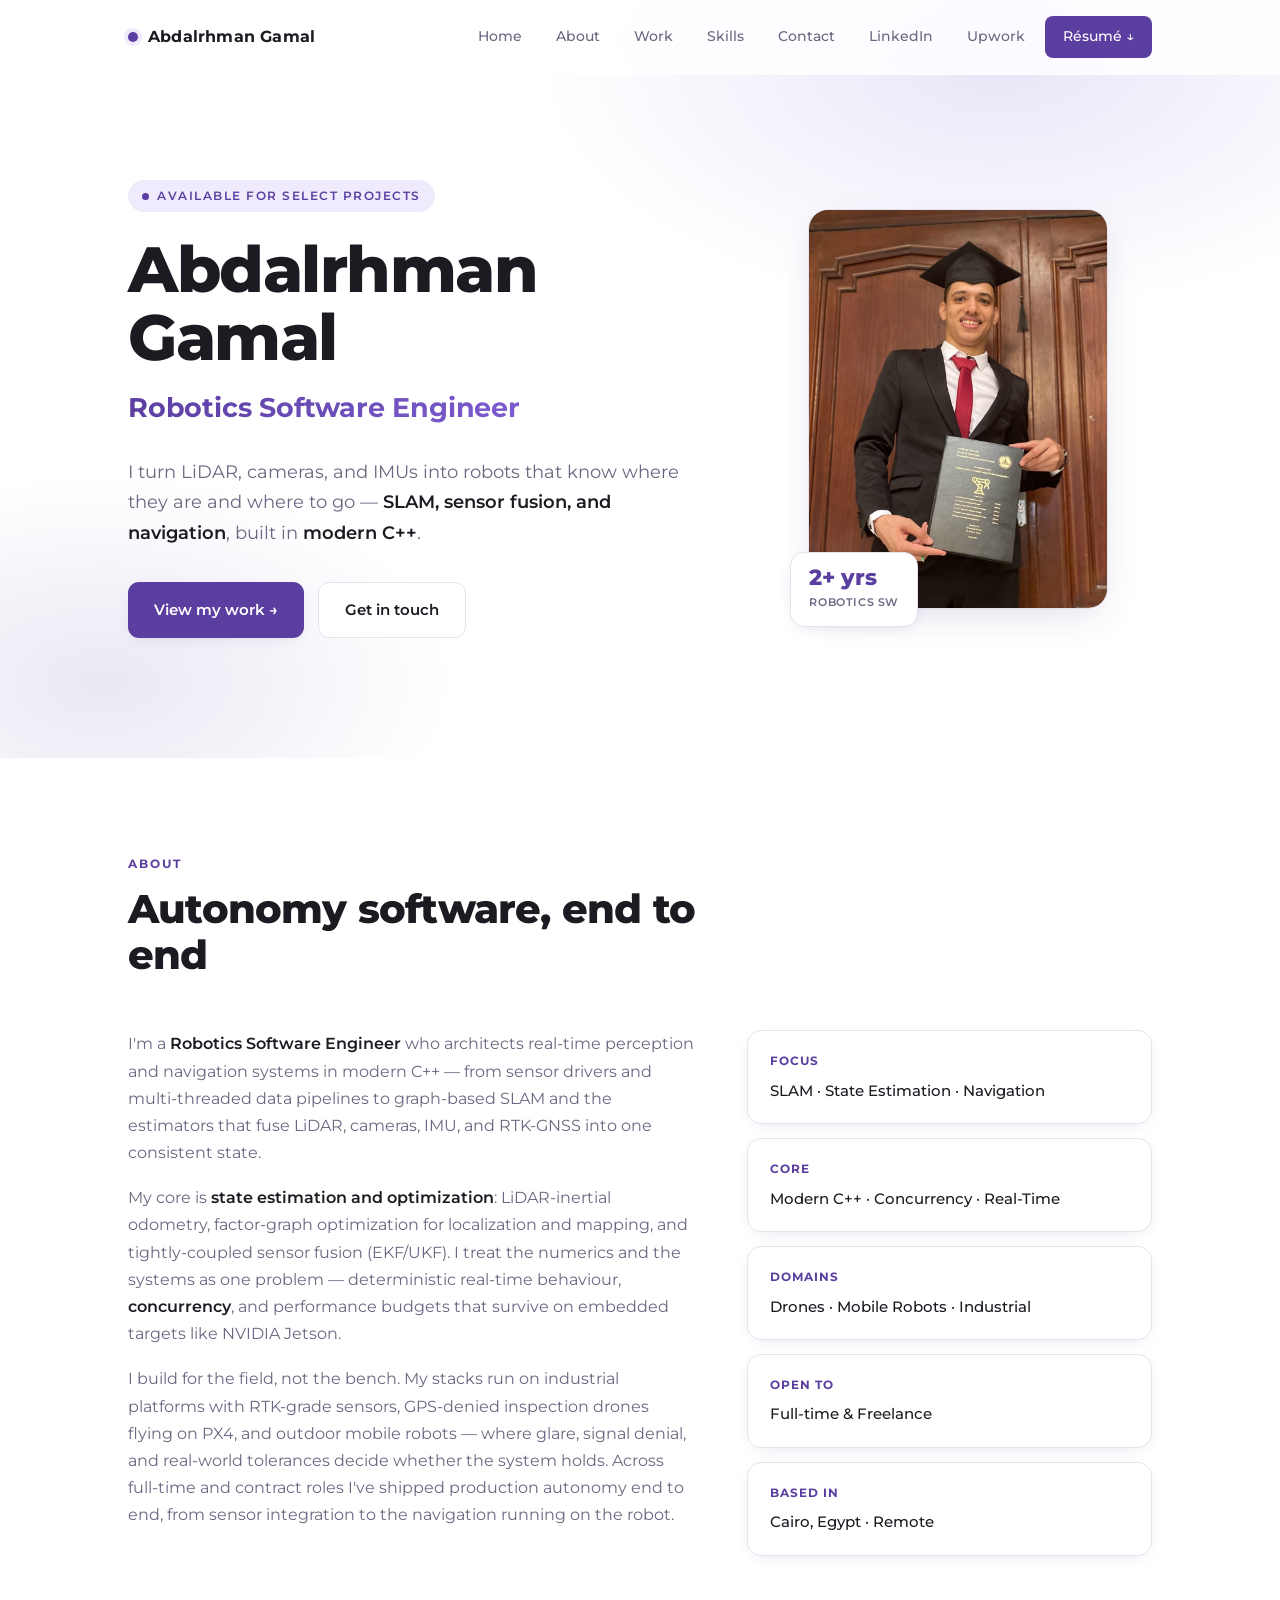
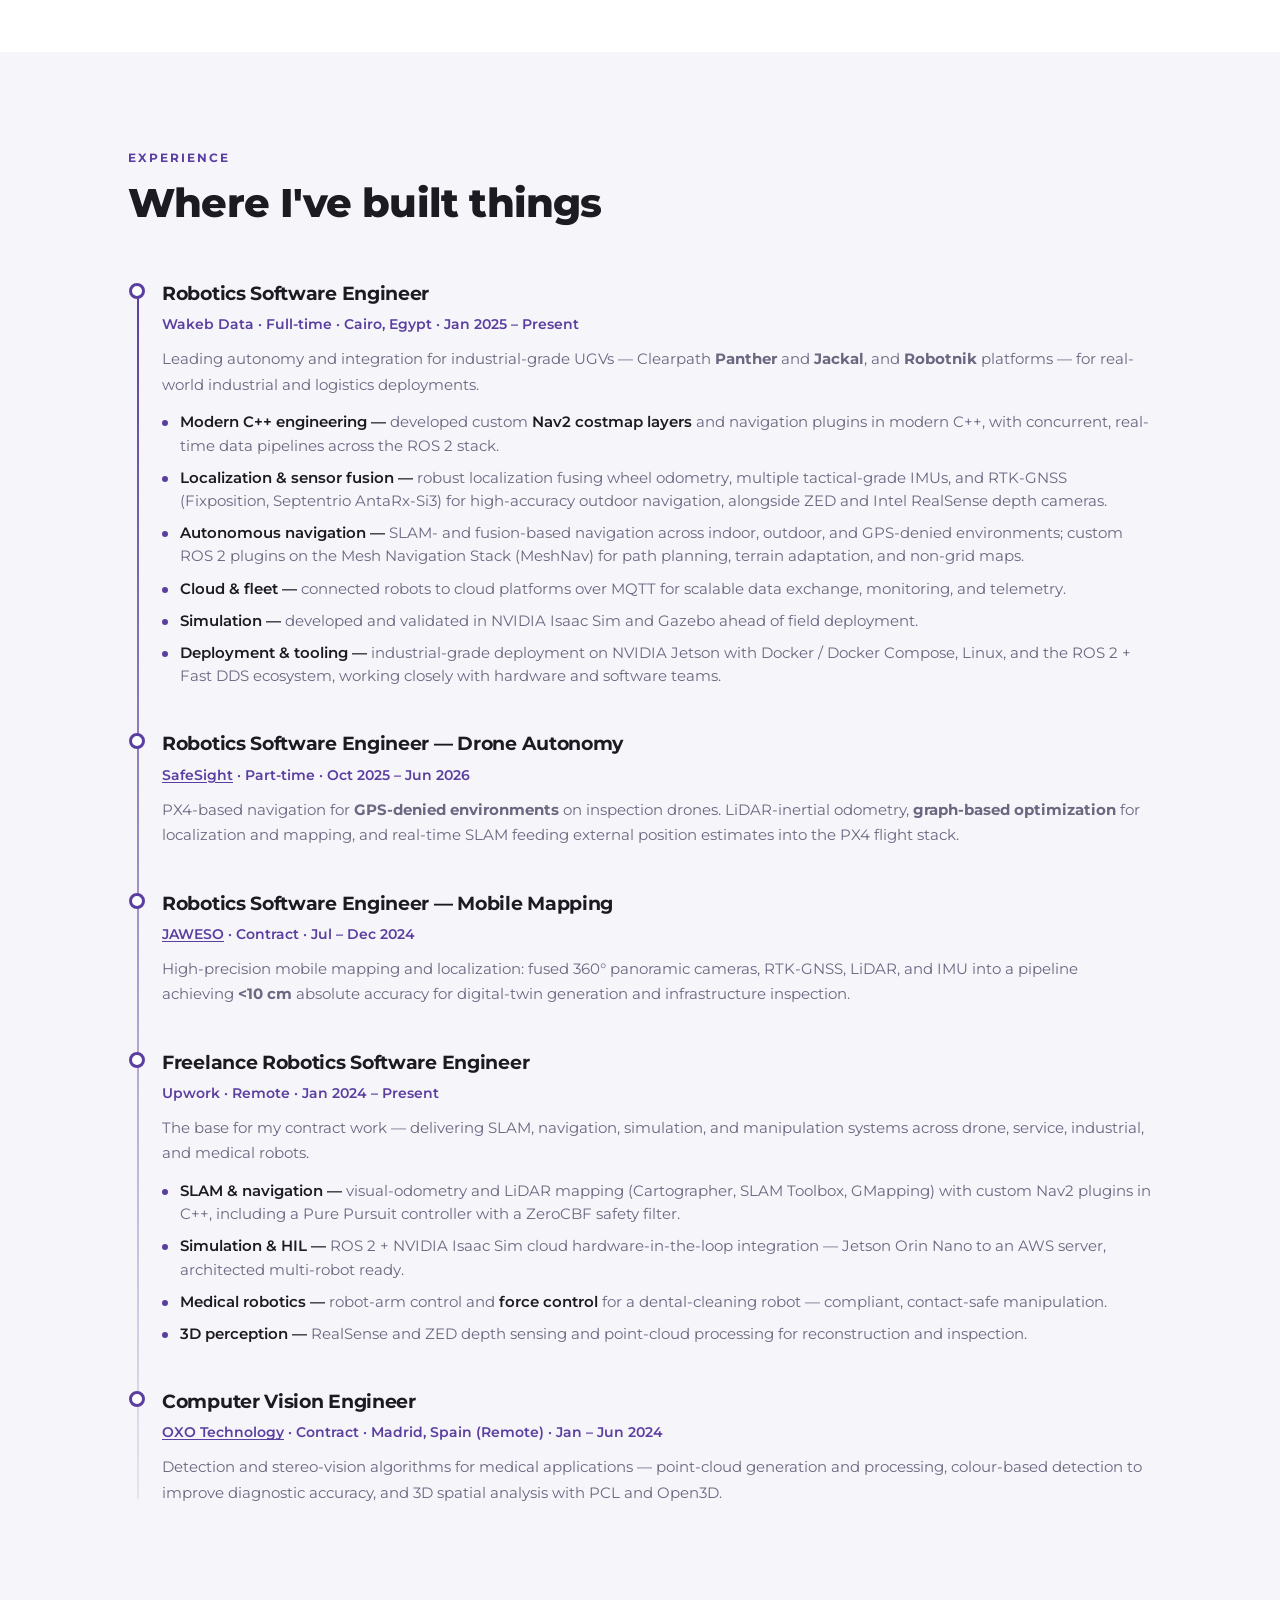
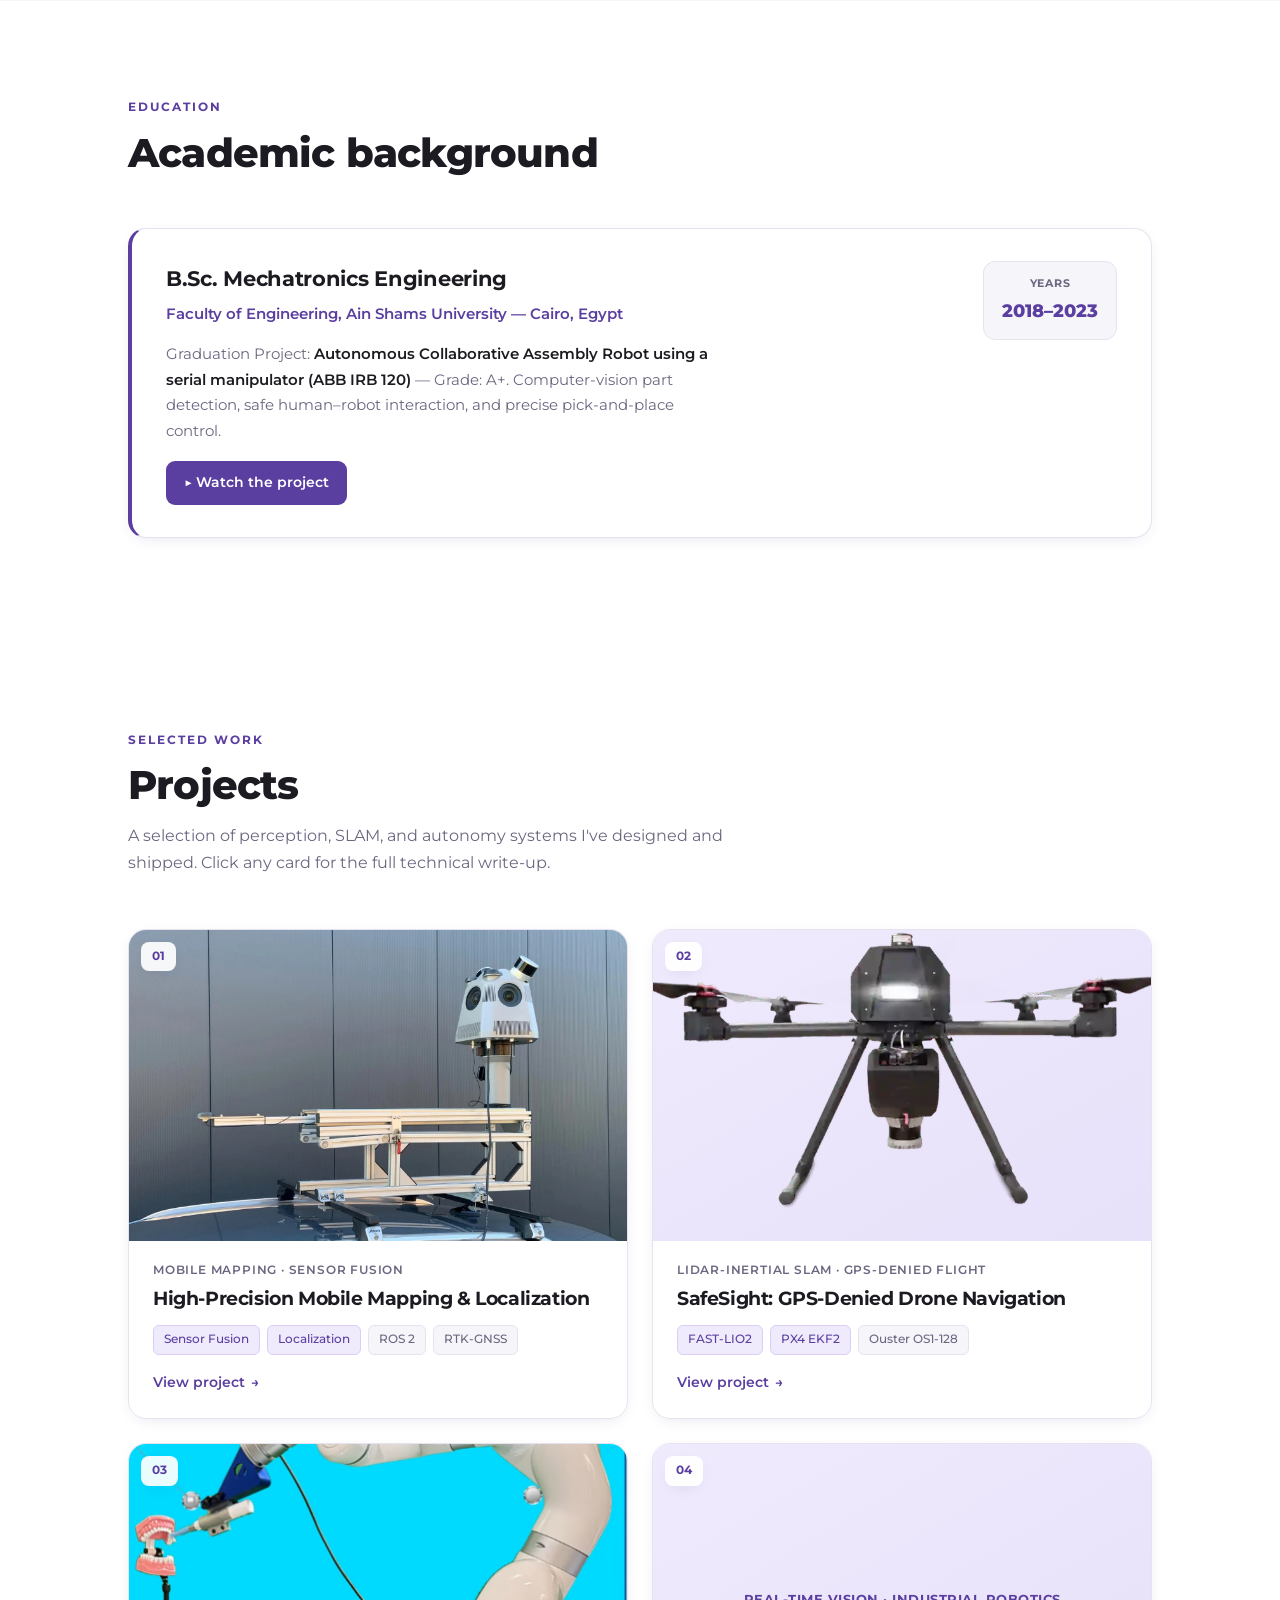
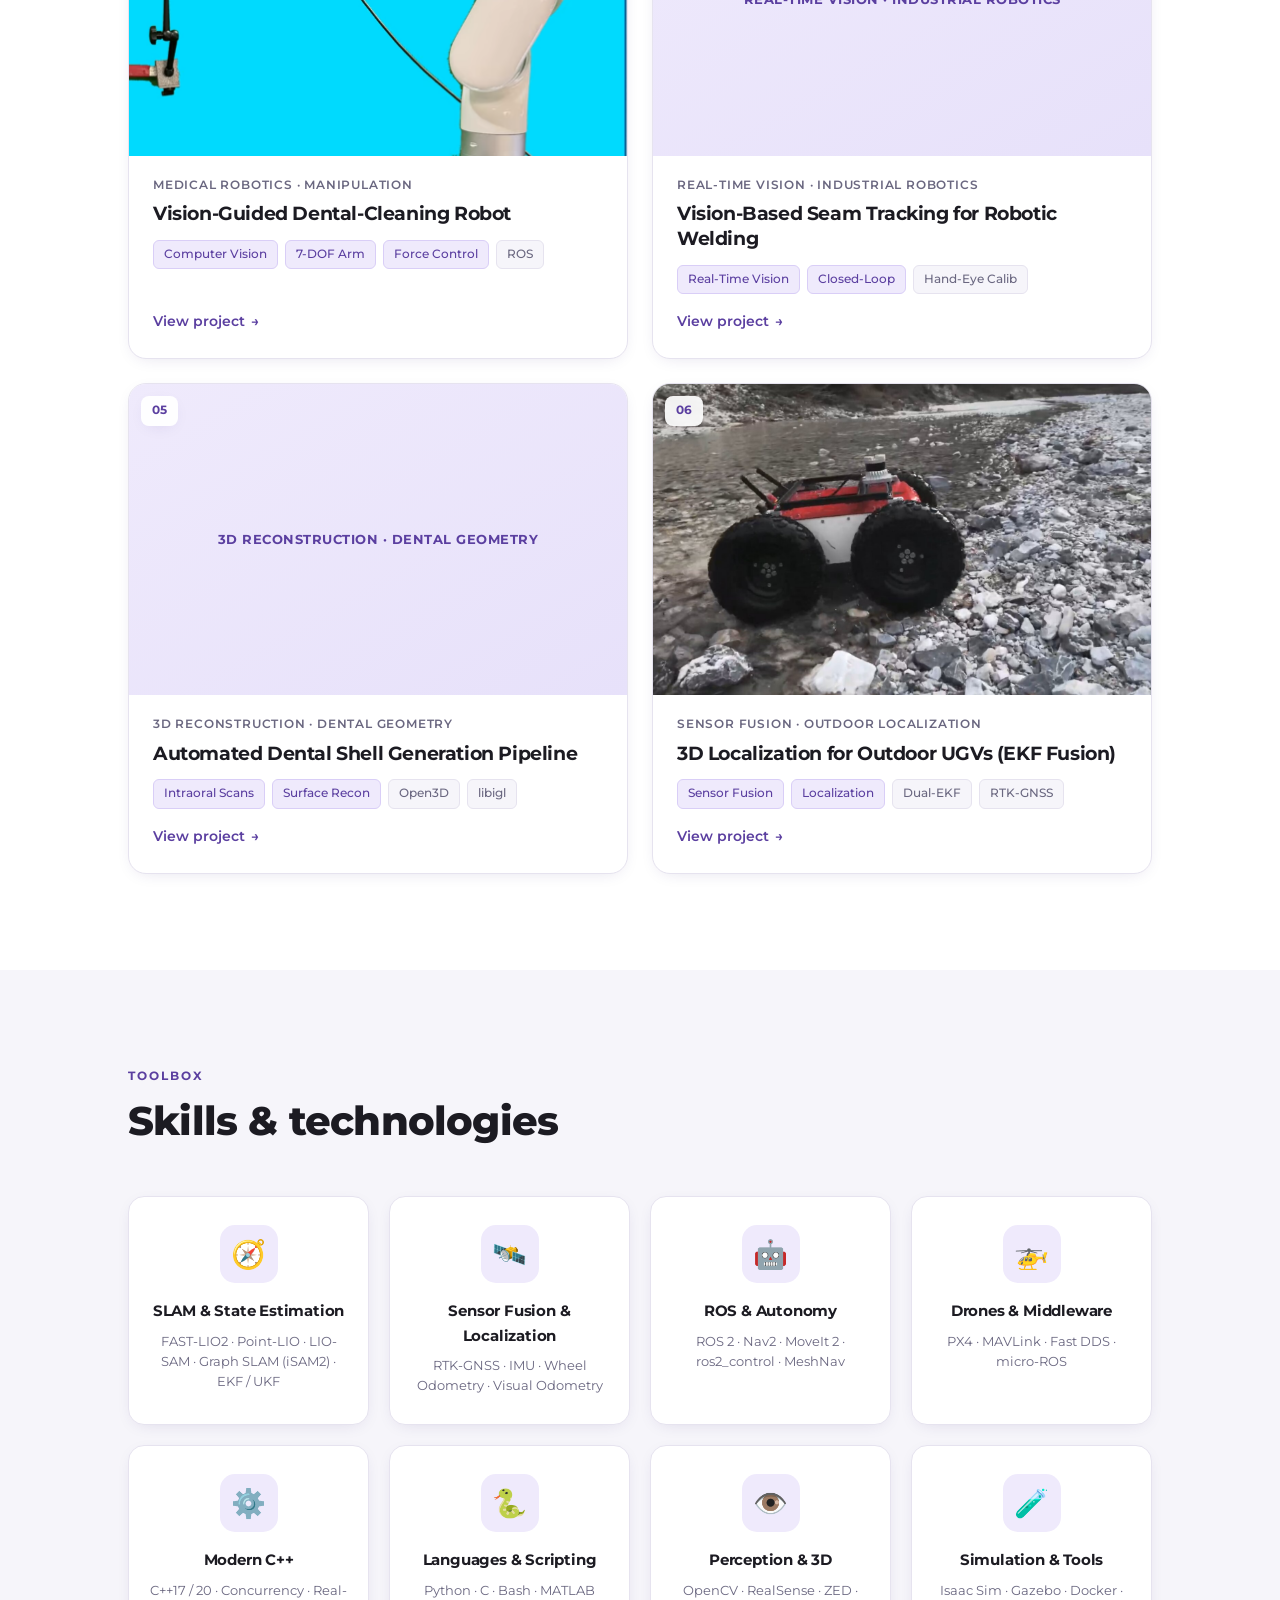
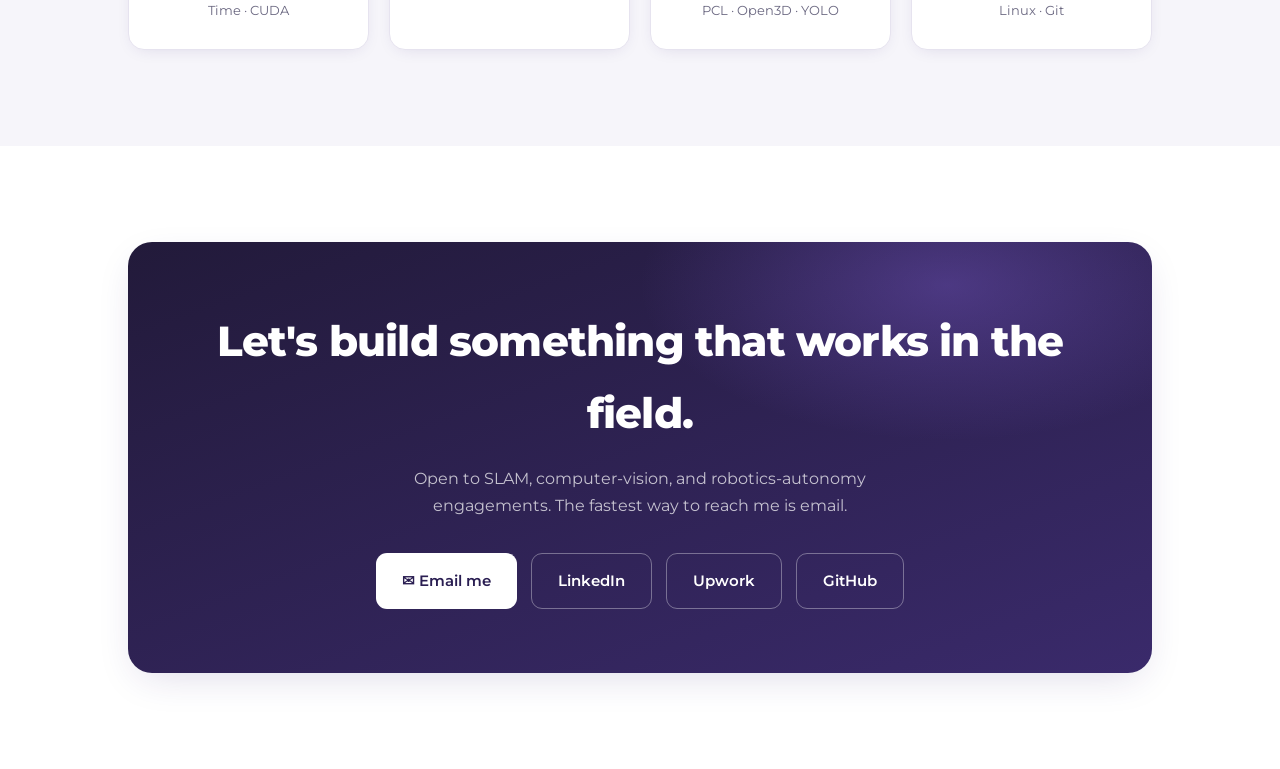
<file: index.html>
<!DOCTYPE html>
<html lang="en">
<head>
<meta charset="UTF-8">
<meta name="viewport" content="width=device-width, initial-scale=1.0">
<title>Abdalrhman Gamal — Robotics Software Engineer</title>
<meta name="description" content="Robotics Software Engineer — SLAM, sensor fusion, navigation and perception for autonomous mobile robots and drones. Modern C++, ROS 2, PX4. Selected projects & experience.">
<meta name="theme-color" content="#5b3fa0">
<link rel="preconnect" href="https://fonts.googleapis.com">
<link rel="preconnect" href="https://fonts.gstatic.com" crossorigin>
<link href="https://fonts.googleapis.com/css2?family=Montserrat:ital,wght@0,400;0,500;0,600;0,700;0,800;1,400&display=swap" rel="stylesheet">
<style>
/* =========================================================
   Single-page portfolio — Montserrat, clean, professional
   ========================================================= */
:root{
  --bg:#ffffff;
  --bg-alt:#f6f5fa;
  --surface:#ffffff;
  --border:#e6e3ef;
  --text:#1c1b22;
  --text-muted:#6a6780;
  --accent:#5b3fa0;
  --accent-2:#7c5cd0;
  --accent-soft:#efeafc;
  --shadow:0 12px 40px -12px rgba(46,26,110,.18);
  --shadow-sm:0 4px 18px -8px rgba(46,26,110,.18);
  --font:'Montserrat',-apple-system,BlinkMacSystemFont,'Segoe UI',Helvetica,Arial,sans-serif;
  --maxw:1080px;
}
*,*::before,*::after{margin:0;padding:0;box-sizing:border-box}
html{scroll-behavior:smooth;scroll-padding-top:84px}
body{
  font-family:var(--font);
  background:var(--bg);
  color:var(--text);
  line-height:1.7;
  font-size:16px;
  -webkit-font-smoothing:antialiased;
  overflow-x:hidden;
}
a{color:inherit;text-decoration:none}
img{max-width:100%;display:block}
.container{max-width:var(--maxw);margin:0 auto;padding:0 28px}
section{padding:96px 0}

/* ---------- NAV ---------- */
.nav{
  position:fixed;top:0;left:0;right:0;z-index:100;
  background:rgba(255,255,255,.82);
  backdrop-filter:saturate(180%) blur(14px);
  border-bottom:1px solid transparent;
  transition:border-color .25s, box-shadow .25s;
}
.nav.scrolled{border-bottom-color:var(--border);box-shadow:0 4px 24px -18px rgba(0,0,0,.4)}
.nav-inner{max-width:var(--maxw);margin:0 auto;padding:16px 28px;display:flex;align-items:center;justify-content:space-between}
.brand{font-weight:700;font-size:16px;letter-spacing:.2px;display:flex;align-items:center;gap:10px}
.brand .dot{width:10px;height:10px;border-radius:50%;background:var(--accent);box-shadow:0 0 0 4px var(--accent-soft)}
.nav-links{display:flex;align-items:center;gap:6px}
.nav-links a{
  font-size:14px;font-weight:500;color:var(--text-muted);
  padding:8px 14px;border-radius:8px;transition:color .18s,background .18s;
}
.nav-links a:hover{color:var(--text);background:var(--bg-alt)}
.nav-cta{
  font-size:14px;font-weight:600;color:#fff!important;
  background:var(--accent);padding:9px 18px!important;border-radius:9px;
  transition:transform .18s,box-shadow .18s,background .18s!important;
}
.nav-cta:hover{background:var(--accent-2);transform:translateY(-1px);box-shadow:var(--shadow-sm)}
.nav-toggle{display:none;background:none;border:0;cursor:pointer;padding:8px;font-size:22px;color:var(--text)}

/* ---------- HERO ---------- */
.hero{position:relative;padding:180px 0 120px;overflow:hidden}
.hero::before{
  content:"";position:absolute;inset:0;z-index:-2;
  background:
    radial-gradient(60% 55% at 78% 8%, rgba(124,92,208,.16), transparent 60%),
    radial-gradient(50% 50% at 8% 90%, rgba(91,63,160,.12), transparent 55%);
}
.hero-grid{display:grid;grid-template-columns:1.35fr .9fr;gap:56px;align-items:center}
.eyebrow{
  display:inline-flex;align-items:center;gap:8px;
  font-size:12px;font-weight:600;letter-spacing:1.5px;text-transform:uppercase;
  color:var(--accent);background:var(--accent-soft);
  padding:6px 14px;border-radius:999px;margin-bottom:24px;
}
.eyebrow .pulse{width:7px;height:7px;border-radius:50%;background:var(--accent);animation:pulse 2s infinite}
@keyframes pulse{0%,100%{opacity:1}50%{opacity:.35}}
.hero h1{font-size:clamp(40px,6vw,64px);line-height:1.05;font-weight:800;letter-spacing:-1.5px;margin-bottom:14px}
.hero-role{font-size:clamp(19px,2.6vw,27px);font-weight:700;letter-spacing:-.2px;margin-bottom:26px}
.grad{background:linear-gradient(120deg,var(--accent),var(--accent-2));-webkit-background-clip:text;background-clip:text;color:transparent}
.hero-sub{font-size:18px;color:var(--text-muted);max-width:560px;margin-bottom:34px;font-weight:400}
.hero-sub strong{color:var(--text);font-weight:600}
.hero-actions{display:flex;gap:14px;flex-wrap:wrap}
.btn{
  display:inline-flex;align-items:center;gap:9px;font-weight:600;font-size:15px;
  padding:14px 26px;border-radius:11px;cursor:pointer;transition:transform .18s,box-shadow .18s,background .18s,border-color .18s;
}
.btn-primary{background:var(--accent);color:#fff;box-shadow:var(--shadow-sm)}
.btn-primary:hover{background:var(--accent-2);transform:translateY(-2px);box-shadow:var(--shadow)}
.btn-ghost{background:#fff;color:var(--text);border:1.5px solid var(--border)}
.btn-ghost:hover{border-color:var(--accent);color:var(--accent);transform:translateY(-2px)}

/* portrait */
.hero-portrait{position:relative;justify-self:center}
.portrait-frame{
  width:300px;height:400px;border-radius:20px;overflow:hidden;position:relative;
  background:linear-gradient(160deg,var(--accent-soft),#fff);
  border:1px solid var(--border);box-shadow:var(--shadow);
  display:flex;align-items:center;justify-content:center;
}
.portrait-frame img{width:100%;height:100%;object-fit:cover;object-position:center top}
.portrait-frame .ph{font-size:15px;color:var(--text-muted);text-align:center;padding:24px;font-weight:500}
.portrait-badge{
  position:absolute;bottom:-18px;left:-18px;background:#fff;border:1px solid var(--border);
  border-radius:14px;padding:14px 18px;box-shadow:var(--shadow-sm);
}
.portrait-badge .n{font-size:22px;font-weight:800;color:var(--accent);line-height:1}
.portrait-badge .l{font-size:11px;color:var(--text-muted);font-weight:600;text-transform:uppercase;letter-spacing:.6px;margin-top:4px}

/* ---------- SECTION HEADS ---------- */
.sec-head{margin-bottom:52px;max-width:620px}
.sec-kicker{font-size:12px;font-weight:700;letter-spacing:2px;text-transform:uppercase;color:var(--accent);margin-bottom:12px}
.sec-head h2{font-size:clamp(28px,4vw,40px);font-weight:800;letter-spacing:-.8px;line-height:1.15}
.sec-head p{margin-top:14px;color:var(--text-muted);font-size:16px}
.alt{background:var(--bg-alt)}

/* ---------- ABOUT ---------- */
.about-grid{display:grid;grid-template-columns:1.4fr 1fr;gap:52px;align-items:start}
.about-text p{color:var(--text-muted);margin-bottom:18px;font-size:16px}
.about-text p strong{color:var(--text);font-weight:600}
.about-facts{display:flex;flex-direction:column;gap:14px}
.fact{background:#fff;border:1px solid var(--border);border-radius:14px;padding:20px 22px;box-shadow:var(--shadow-sm)}
.fact .k{font-size:12px;font-weight:700;letter-spacing:1px;text-transform:uppercase;color:var(--accent);margin-bottom:6px}
.fact .v{font-size:15px;color:var(--text);font-weight:500}

/* ---------- EXPERIENCE ---------- */
.timeline{position:relative;padding-left:34px}
.timeline::before{content:"";position:absolute;left:9px;top:6px;bottom:6px;width:2px;background:linear-gradient(var(--accent),var(--border))}
.tl-item{position:relative;padding-bottom:40px}
.tl-item:last-child{padding-bottom:0}
.tl-item::before{content:"";position:absolute;left:-33px;top:5px;width:16px;height:16px;border-radius:50%;background:#fff;border:3px solid var(--accent)}
.tl-role{font-size:19px;font-weight:700;letter-spacing:-.3px}
.tl-meta{font-size:13.5px;color:var(--accent);font-weight:600;margin:3px 0 10px}
.tl-meta a{text-decoration:underline;text-decoration-thickness:1px;text-underline-offset:2px;transition:opacity .18s}
.tl-meta a:hover{opacity:.7}
.tl-desc{color:var(--text-muted);font-size:15px}
.tl-list{list-style:none;margin-top:14px;display:flex;flex-direction:column;gap:9px}
.tl-list li{position:relative;padding-left:18px;color:var(--text-muted);font-size:14.5px;line-height:1.6}
.tl-list li::before{content:"";position:absolute;left:0;top:9px;width:6px;height:6px;border-radius:50%;background:var(--accent)}
.tl-list strong{color:var(--text);font-weight:600}

/* ---------- EDUCATION ---------- */
.edu-card{display:flex;justify-content:space-between;gap:32px;flex-wrap:wrap;background:#fff;border:1px solid var(--border);border-left:4px solid var(--accent);border-radius:18px;padding:32px 34px;box-shadow:var(--shadow-sm)}
.edu-deg{font-size:21px;font-weight:700;letter-spacing:-.3px}
.edu-school{color:var(--accent);font-weight:600;font-size:14.5px;margin:6px 0 14px}
.edu-proj{color:var(--text-muted);font-size:15px;max-width:560px}
.edu-proj strong{color:var(--text);font-weight:600}
.edu-side{display:flex;gap:14px;align-items:flex-start}
.edu-badge{background:var(--bg-alt);border:1px solid var(--border);border-radius:12px;padding:12px 18px;text-align:center;min-width:96px}
.edu-badge .k{display:block;font-size:11px;font-weight:700;letter-spacing:.8px;text-transform:uppercase;color:var(--text-muted)}
.edu-badge .v{display:block;font-size:18px;font-weight:800;color:var(--accent);margin-top:4px}
.edu-video{display:inline-flex;align-items:center;gap:8px;margin-top:18px;font-size:14px;font-weight:600;color:#fff;background:var(--accent);padding:10px 18px;border-radius:9px;transition:background .18s,transform .18s,box-shadow .18s}
.edu-video:hover{background:var(--accent-2);transform:translateY(-1px);box-shadow:var(--shadow-sm)}

/* ---------- PROJECTS ---------- */
.proj-grid{display:grid;grid-template-columns:repeat(2,1fr);gap:24px}
.proj-card{
  position:relative;background:#fff;border:1px solid var(--border);border-radius:18px;
  box-shadow:var(--shadow-sm);transition:transform .22s,box-shadow .22s,border-color .22s;
  display:flex;flex-direction:column;overflow:hidden;
}
.proj-card:hover{transform:translateY(-6px);box-shadow:var(--shadow);border-color:transparent}
.proj-cover{position:relative;aspect-ratio:16/10;overflow:hidden;background:linear-gradient(150deg,var(--accent-soft),#e7e1fa)}
.proj-cover img{width:100%;height:100%;object-fit:cover;transition:transform .4s}
.proj-card:hover .proj-cover img{transform:scale(1.05)}
.cover-ph{position:absolute;inset:0;display:flex;align-items:center;justify-content:center;text-align:center;padding:20px;color:var(--accent);font-weight:700;font-size:12.5px;letter-spacing:.5px;text-transform:uppercase}
.proj-badge{position:absolute;top:12px;left:12px;background:rgba(255,255,255,.92);backdrop-filter:blur(6px);color:var(--accent);font-size:11.5px;font-weight:700;padding:5px 11px;border-radius:8px;z-index:1;box-shadow:var(--shadow-sm)}
.proj-body{padding:20px 24px 24px;display:flex;flex-direction:column;flex:1}
.proj-domain{font-size:11.5px;font-weight:600;letter-spacing:.8px;text-transform:uppercase;color:var(--text-muted);margin-bottom:7px}
.proj-title{font-size:19px;font-weight:700;letter-spacing:-.4px;line-height:1.3;margin-bottom:13px}
.proj-tags{display:flex;flex-wrap:wrap;gap:7px;margin-bottom:16px}
.ptag{font-size:11.5px;font-weight:500;padding:4px 10px;border-radius:6px;background:var(--bg-alt);border:1px solid var(--border);color:var(--text-muted)}
.ptag.hl{background:var(--accent-soft);border-color:#d9cef7;color:var(--accent)}
.proj-link{font-size:14px;font-weight:600;color:var(--accent);display:inline-flex;align-items:center;gap:6px;margin-top:auto}
.proj-link .arw{transition:transform .2s}
.proj-card:hover .proj-link .arw{transform:translateX(4px)}

/* ---------- SKILLS ---------- */
.skill-grid{display:grid;grid-template-columns:repeat(4,1fr);gap:20px}
.skill-card{background:#fff;border:1px solid var(--border);border-radius:16px;padding:28px 20px;text-align:center;box-shadow:var(--shadow-sm);transition:transform .2s,box-shadow .2s,border-color .2s}
.skill-card:hover{transform:translateY(-5px);box-shadow:var(--shadow);border-color:transparent}
.skill-ic{width:58px;height:58px;margin:0 auto 16px;border-radius:15px;background:var(--accent-soft);display:flex;align-items:center;justify-content:center;font-size:28px;line-height:1}
.skill-cat{font-size:14.5px;font-weight:700;letter-spacing:-.2px;margin-bottom:8px}
.skill-items{font-size:12.5px;color:var(--text-muted);line-height:1.6}

/* ---------- CONTACT ---------- */
.contact{text-align:center}
.contact-card{
  background:linear-gradient(160deg,#221a3a,#3a2a6b);color:#fff;border-radius:24px;
  padding:64px 32px;box-shadow:var(--shadow);position:relative;overflow:hidden;
}
.contact-card::before{content:"";position:absolute;inset:0;background:radial-gradient(50% 60% at 80% 10%,rgba(124,92,208,.4),transparent 60%)}
.contact-card>*{position:relative}
.contact-card h2{font-size:clamp(28px,4vw,42px);font-weight:800;letter-spacing:-.8px;margin-bottom:16px}
.contact-card p{color:rgba(255,255,255,.72);max-width:520px;margin:0 auto 34px;font-size:16px}
.contact-actions{display:flex;gap:14px;justify-content:center;flex-wrap:wrap}
.btn-light{background:#fff;color:#2a1e52}
.btn-light:hover{transform:translateY(-2px);box-shadow:0 12px 30px -10px rgba(0,0,0,.5)}
.btn-outline{background:transparent;color:#fff;border:1.5px solid rgba(255,255,255,.35)}
.btn-outline:hover{border-color:#fff;transform:translateY(-2px)}

/* ---------- FOOTER ---------- */
footer{border-top:1px solid var(--border);padding:34px 0;text-align:center;color:var(--text-muted);font-size:13.5px}
footer a{color:var(--accent);font-weight:600}
.foot-social{display:flex;gap:22px;justify-content:center;margin-bottom:16px;flex-wrap:wrap}
.foot-social a{font-size:14px;color:var(--text-muted);font-weight:600;transition:color .18s}
.foot-social a:hover{color:var(--accent)}

/* ---------- REVEAL ANIM ---------- */
.reveal{opacity:0;transform:translateY(26px);transition:opacity .6s ease,transform .6s ease}
.reveal.in{opacity:1;transform:none}
@media (prefers-reduced-motion:reduce){.reveal{opacity:1;transform:none;transition:none}html{scroll-behavior:auto}}

/* ---------- RESPONSIVE ---------- */
@media(max-width:860px){
  .hero-grid{grid-template-columns:1fr;gap:44px}
  .hero-portrait{order:-1;justify-self:start}
  .about-grid{grid-template-columns:1fr;gap:36px}
  .proj-grid{grid-template-columns:1fr}
  .skill-grid{grid-template-columns:repeat(2,1fr)}
  .nav-links{
    position:fixed;top:64px;right:16px;left:16px;flex-direction:column;align-items:stretch;gap:4px;
    background:#fff;border:1px solid var(--border);border-radius:14px;padding:10px;box-shadow:var(--shadow);
    display:none;
  }
  .nav-links.open{display:flex}
  .nav-links a{padding:12px 14px}
  .nav-toggle{display:block}
}
@media(max-width:560px){
  section{padding:72px 0}
  .hero{padding:130px 0 80px}
  .contact-card{padding:48px 22px}
}
</style>
</head>
<body>

<!-- ===== NAV ===== -->
<nav class="nav" id="nav">
  <div class="nav-inner">
    <a href="#top" class="brand"><span class="dot"></span>Abdalrhman Gamal</a>
    <button class="nav-toggle" id="navToggle" aria-label="Toggle menu">☰</button>
    <div class="nav-links" id="navLinks">
      <a href="#top">Home</a>
      <a href="#about">About</a>
      <a href="#work">Work</a>
      <a href="#skills">Skills</a>
      <a href="#contact">Contact</a>
      <a href="https://www.linkedin.com/in/abdalrhman-gamal-53281a248" target="_blank" rel="noopener">LinkedIn</a>
      <a href="https://www.upwork.com/freelancers/~011dae3b80d2c48f09" target="_blank" rel="noopener">Upwork</a>
      <a href="Abdulrhman_Gamal.pdf" target="_blank" rel="noopener" class="nav-cta">Résumé ↓</a>
    </div>
  </div>
</nav>

<!-- ===== HERO ===== -->
<header class="hero" id="top">
  <div class="container hero-grid">
    <div class="reveal">
      <span class="eyebrow"><span class="pulse"></span>Available for select projects</span>
      <h1>Abdalrhman Gamal</h1>
      <p class="hero-role"><span class="grad">Robotics Software Engineer</span></p>
      <p class="hero-sub">
        I turn LiDAR, cameras, and IMUs into robots that know where they are and where to go —
        <strong>SLAM, sensor fusion, and navigation</strong>, built in <strong>modern C++</strong>.
      </p>
      <div class="hero-actions">
        <a href="#work" class="btn btn-primary">View my work →</a>
        <a href="#contact" class="btn btn-ghost">Get in touch</a>
      </div>
    </div>
    <div class="hero-portrait reveal">
      <div class="portrait-frame">
        <img src="images/photo.jpeg?v=2" alt="Abdalrhman Gamal — Robotics Software Engineer">
      </div>
      <div class="portrait-badge">
        <div class="n">2+ yrs</div>
        <div class="l">Robotics SW</div>
      </div>
    </div>
  </div>
</header>

<!-- ===== ABOUT ===== -->
<section id="about">
  <div class="container">
    <div class="sec-head reveal">
      <div class="sec-kicker">About</div>
      <h2>Autonomy software, end to end</h2>
    </div>
    <div class="about-grid">
      <div class="about-text reveal">
        <p>
          I'm a <strong>Robotics Software Engineer</strong> who architects real-time perception and
          navigation systems in modern C++ — from sensor drivers and multi-threaded data pipelines to
          graph-based SLAM and the estimators that fuse LiDAR, cameras, IMU, and RTK-GNSS into one
          consistent state.
        </p>
        <p>
          My core is <strong>state estimation and optimization</strong>: LiDAR-inertial odometry,
          factor-graph optimization for localization and mapping, and tightly-coupled sensor fusion
          (EKF/UKF). I treat the numerics and the systems as one problem — deterministic real-time
          behaviour, <strong>concurrency</strong>, and performance budgets that survive on embedded
          targets like NVIDIA Jetson.
        </p>
        <p>
          I build for the field, not the bench. My stacks run on industrial platforms with RTK-grade
          sensors, GPS-denied inspection drones flying on PX4, and outdoor mobile robots — where glare,
          signal denial, and real-world tolerances decide whether the system holds. Across full-time and
          contract roles I've shipped production autonomy end to end, from sensor integration to the
          navigation running on the robot.
        </p>
      </div>
      <div class="about-facts reveal">
        <div class="fact"><div class="k">Focus</div><div class="v">SLAM · State Estimation · Navigation</div></div>
        <div class="fact"><div class="k">Core</div><div class="v">Modern C++ · Concurrency · Real-Time</div></div>
        <div class="fact"><div class="k">Domains</div><div class="v">Drones · Mobile Robots · Industrial</div></div>
        <div class="fact"><div class="k">Open to</div><div class="v">Full-time &amp; Freelance</div></div>
        <div class="fact"><div class="k">Based in</div><div class="v">Cairo, Egypt · Remote</div></div>
      </div>
    </div>
  </div>
</section>

<!-- ===== EXPERIENCE ===== -->
<section id="experience" class="alt">
  <div class="container">
    <div class="sec-head reveal">
      <div class="sec-kicker">Experience</div>
      <h2>Where I've built things</h2>
    </div>
    <div class="timeline">
      <div class="tl-item reveal">
        <div class="tl-role">Robotics Software Engineer</div>
        <div class="tl-meta">Wakeb Data · Full-time · Cairo, Egypt · Jan 2025 – Present</div>
        <div class="tl-desc">
          Leading autonomy and integration for industrial-grade UGVs — Clearpath <strong>Panther</strong>
          and <strong>Jackal</strong>, and <strong>Robotnik</strong> platforms — for real-world industrial
          and logistics deployments.
        </div>
        <ul class="tl-list">
          <li><strong>Modern C++ engineering —</strong> developed custom <strong>Nav2 costmap layers</strong> and navigation plugins in modern C++, with concurrent, real-time data pipelines across the ROS 2 stack.</li>
          <li><strong>Localization &amp; sensor fusion —</strong> robust localization fusing wheel odometry, multiple tactical-grade IMUs, and RTK-GNSS (Fixposition, Septentrio AntaRx-Si3) for high-accuracy outdoor navigation, alongside ZED and Intel RealSense depth cameras.</li>
          <li><strong>Autonomous navigation —</strong> SLAM- and fusion-based navigation across indoor, outdoor, and GPS-denied environments; custom ROS 2 plugins on the Mesh Navigation Stack (MeshNav) for path planning, terrain adaptation, and non-grid maps.</li>
          <li><strong>Cloud &amp; fleet —</strong> connected robots to cloud platforms over MQTT for scalable data exchange, monitoring, and telemetry.</li>
          <li><strong>Simulation —</strong> developed and validated in NVIDIA Isaac Sim and Gazebo ahead of field deployment.</li>
          <li><strong>Deployment &amp; tooling —</strong> industrial-grade deployment on NVIDIA Jetson with Docker / Docker Compose, Linux, and the ROS 2 + Fast DDS ecosystem, working closely with hardware and software teams.</li>
        </ul>
      </div>
      <div class="tl-item reveal">
        <div class="tl-role">Robotics Software Engineer — Drone Autonomy</div>
        <div class="tl-meta"><a href="https://safesightxp.com/" target="_blank" rel="noopener">SafeSight</a> · Part-time · Oct 2025 – Jun 2026</div>
        <div class="tl-desc">
          PX4-based navigation for <strong>GPS-denied environments</strong> on inspection drones. LiDAR-inertial
          odometry, <strong>graph-based optimization</strong> for localization and mapping, and real-time SLAM
          feeding external position estimates into the PX4 flight stack.
        </div>
      </div>
      <div class="tl-item reveal">
        <div class="tl-role">Robotics Software Engineer — Mobile Mapping</div>
        <div class="tl-meta"><a href="https://www.jaweso.com/" target="_blank" rel="noopener">JAWESO</a> · Contract · Jul – Dec 2024</div>
        <div class="tl-desc">
          High-precision mobile mapping and localization: fused 360° panoramic cameras, RTK-GNSS, LiDAR, and
          IMU into a pipeline achieving <strong>&lt;10 cm</strong> absolute accuracy for digital-twin generation
          and infrastructure inspection.
        </div>
      </div>
      <div class="tl-item reveal">
        <div class="tl-role">Freelance Robotics Software Engineer</div>
        <div class="tl-meta">Upwork · Remote · Jan 2024 – Present</div>
        <div class="tl-desc">
          The base for my contract work — delivering SLAM, navigation, simulation, and manipulation
          systems across drone, service, industrial, and medical robots.
        </div>
        <ul class="tl-list">
          <li><strong>SLAM &amp; navigation —</strong> visual-odometry and LiDAR mapping (Cartographer, SLAM Toolbox, GMapping) with custom Nav2 plugins in C++, including a Pure Pursuit controller with a ZeroCBF safety filter.</li>
          <li><strong>Simulation &amp; HIL —</strong> ROS 2 + NVIDIA Isaac Sim cloud hardware-in-the-loop integration — Jetson Orin Nano to an AWS server, architected multi-robot ready.</li>
          <li><strong>Medical robotics —</strong> robot-arm control and <strong>force control</strong> for a dental-cleaning robot — compliant, contact-safe manipulation.</li>
          <li><strong>3D perception —</strong> RealSense and ZED depth sensing and point-cloud processing for reconstruction and inspection.</li>
        </ul>
      </div>
      <div class="tl-item reveal">
        <div class="tl-role">Computer Vision Engineer</div>
        <div class="tl-meta"><a href="https://oxotechnology.com/" target="_blank" rel="noopener">OXO Technology</a> · Contract · Madrid, Spain (Remote) · Jan – Jun 2024</div>
        <div class="tl-desc">
          Detection and stereo-vision algorithms for medical applications — point-cloud generation and
          processing, colour-based detection to improve diagnostic accuracy, and 3D spatial analysis with
          PCL and Open3D.
        </div>
      </div>
    </div>
  </div>
</section>

<!-- ===== EDUCATION ===== -->
<section id="education">
  <div class="container">
    <div class="sec-head reveal">
      <div class="sec-kicker">Education</div>
      <h2>Academic background</h2>
    </div>
    <div class="edu-card reveal">
      <div class="edu-main">
        <div class="edu-deg">B.Sc. Mechatronics Engineering</div>
        <div class="edu-school">Faculty of Engineering, Ain Shams University — Cairo, Egypt</div>
        <div class="edu-proj">
          Graduation Project: <strong>Autonomous Collaborative Assembly Robot using a serial manipulator (ABB IRB 120)</strong> — Grade: A+.
          Computer-vision part detection, safe human–robot interaction, and precise pick-and-place control.
        </div>
        <a href="https://youtu.be/nkfjWHfbmEg" target="_blank" rel="noopener" class="edu-video">▶ Watch the project</a>
      </div>
      <div class="edu-side">
        <div class="edu-badge"><span class="k">Years</span><span class="v">2018–2023</span></div>
      </div>
    </div>
  </div>
</section>

<!-- ===== WORK / PROJECTS ===== -->
<section id="work">
  <div class="container">
    <div class="sec-head reveal">
      <div class="sec-kicker">Selected Work</div>
      <h2>Projects</h2>
      <p>A selection of perception, SLAM, and autonomy systems I've designed and shipped. Click any card for the full technical write-up.</p>
    </div>
    <div class="proj-grid">

      <a href="projects/high-precision-mobile-mapping/" class="proj-card reveal">
        <div class="proj-cover">
          <span class="proj-badge">01</span>
          <img src="projects/high-precision-mobile-mapping/img/cover.webp" alt="High-Precision Mobile Mapping (JAWESO Panora)" loading="lazy">
        </div>
        <div class="proj-body">
          <div class="proj-domain">Mobile Mapping · Sensor Fusion</div>
          <div class="proj-title">High-Precision Mobile Mapping &amp; Localization</div>
          <div class="proj-tags"><span class="ptag hl">Sensor Fusion</span><span class="ptag hl">Localization</span><span class="ptag">ROS 2</span><span class="ptag">RTK-GNSS</span></div>
          <span class="proj-link">View project <span class="arw">→</span></span>
        </div>
      </a>

      <a href="projects/safesight/" class="proj-card reveal">
        <div class="proj-cover">
          <span class="proj-badge">02</span>
          <img src="projects/safesight/image.png" alt="SafeSight inspection drone with LiDAR-inertial payload" loading="lazy">
        </div>
        <div class="proj-body">
          <div class="proj-domain">LiDAR-Inertial SLAM · GPS-Denied Flight</div>
          <div class="proj-title">SafeSight: GPS-Denied Drone Navigation</div>
          <div class="proj-tags"><span class="ptag hl">FAST-LIO2</span><span class="ptag hl">PX4 EKF2</span><span class="ptag">Ouster OS1-128</span></div>
          <span class="proj-link">View project <span class="arw">→</span></span>
        </div>
      </a>

      <a href="projects/dental-cleaning-robot/" class="proj-card reveal">
        <div class="proj-cover">
          <span class="proj-badge">03</span>
          <img src="projects/dental-cleaning-robot/image.png" alt="Vision-guided dental-cleaning robot: 7-DOF arm with depth camera" loading="lazy">
        </div>
        <div class="proj-body">
          <div class="proj-domain">Medical Robotics · Manipulation</div>
          <div class="proj-title">Vision-Guided Dental-Cleaning Robot</div>
          <div class="proj-tags"><span class="ptag hl">Computer Vision</span><span class="ptag hl">7-DOF Arm</span><span class="ptag hl">Force Control</span><span class="ptag">ROS</span></div>
          <span class="proj-link">View project <span class="arw">→</span></span>
        </div>
      </a>

      <a href="project3.html" class="proj-card reveal">
        <div class="proj-cover">
          <span class="proj-badge">04</span>
          <div class="cover-ph">Real-Time Vision · Industrial Robotics</div>
        </div>
        <div class="proj-body">
          <div class="proj-domain">Real-Time Vision · Industrial Robotics</div>
          <div class="proj-title">Vision-Based Seam Tracking for Robotic Welding</div>
          <div class="proj-tags"><span class="ptag hl">Real-Time Vision</span><span class="ptag hl">Closed-Loop</span><span class="ptag">Hand-Eye Calib</span></div>
          <span class="proj-link">View project <span class="arw">→</span></span>
        </div>
      </a>

      <a href="project1.html" class="proj-card reveal">
        <div class="proj-cover">
          <span class="proj-badge">05</span>
          <div class="cover-ph">3D Reconstruction · Dental Geometry</div>
        </div>
        <div class="proj-body">
          <div class="proj-domain">3D Reconstruction · Dental Geometry</div>
          <div class="proj-title">Automated Dental Shell Generation Pipeline</div>
          <div class="proj-tags"><span class="ptag hl">Intraoral Scans</span><span class="ptag hl">Surface Recon</span><span class="ptag">Open3D</span><span class="ptag">libigl</span></div>
          <span class="proj-link">View project <span class="arw">→</span></span>
        </div>
      </a>

      <a href="projects/outdoor-ugv-localization/" class="proj-card reveal">
        <div class="proj-cover">
          <span class="proj-badge">06</span>
          <img src="projects/outdoor-ugv-localization/panther.jpg" alt="Clearpath Panther UGV in outdoor terrain" loading="lazy">
        </div>
        <div class="proj-body">
          <div class="proj-domain">Sensor Fusion · Outdoor Localization</div>
          <div class="proj-title">3D Localization for Outdoor UGVs (EKF Fusion)</div>
          <div class="proj-tags"><span class="ptag hl">Sensor Fusion</span><span class="ptag hl">Localization</span><span class="ptag">Dual-EKF</span><span class="ptag">RTK-GNSS</span></div>
          <span class="proj-link">View project <span class="arw">→</span></span>
        </div>
      </a>

    </div>
  </div>
</section>

<!-- ===== SKILLS ===== -->
<section id="skills" class="alt">
  <div class="container">
    <div class="sec-head reveal">
      <div class="sec-kicker">Toolbox</div>
      <h2>Skills &amp; technologies</h2>
    </div>
    <div class="skill-grid">
      <div class="skill-card reveal">
        <div class="skill-ic">🧭</div>
        <div class="skill-cat">SLAM &amp; State Estimation</div>
        <div class="skill-items">FAST-LIO2 · Point-LIO · LIO-SAM · Graph SLAM (iSAM2) · EKF / UKF</div>
      </div>
      <div class="skill-card reveal">
        <div class="skill-ic">🛰️</div>
        <div class="skill-cat">Sensor Fusion &amp; Localization</div>
        <div class="skill-items">RTK-GNSS · IMU · Wheel Odometry · Visual Odometry</div>
      </div>
      <div class="skill-card reveal">
        <div class="skill-ic">🤖</div>
        <div class="skill-cat">ROS &amp; Autonomy</div>
        <div class="skill-items">ROS 2 · Nav2 · MoveIt 2 · ros2_control · MeshNav</div>
      </div>
      <div class="skill-card reveal">
        <div class="skill-ic">🚁</div>
        <div class="skill-cat">Drones &amp; Middleware</div>
        <div class="skill-items">PX4 · MAVLink · Fast DDS · micro-ROS</div>
      </div>
      <div class="skill-card reveal">
        <div class="skill-ic">⚙️</div>
        <div class="skill-cat">Modern C++</div>
        <div class="skill-items">C++17 / 20 · Concurrency · Real-Time · CUDA</div>
      </div>
      <div class="skill-card reveal">
        <div class="skill-ic">🐍</div>
        <div class="skill-cat">Languages &amp; Scripting</div>
        <div class="skill-items">Python · C · Bash · MATLAB</div>
      </div>
      <div class="skill-card reveal">
        <div class="skill-ic">👁️</div>
        <div class="skill-cat">Perception &amp; 3D</div>
        <div class="skill-items">OpenCV · RealSense · ZED · PCL · Open3D · YOLO</div>
      </div>
      <div class="skill-card reveal">
        <div class="skill-ic">🧪</div>
        <div class="skill-cat">Simulation &amp; Tools</div>
        <div class="skill-items">Isaac Sim · Gazebo · Docker · Linux · Git</div>
      </div>
    </div>
  </div>
</section>

<!-- ===== CONTACT ===== -->
<section id="contact" class="contact">
  <div class="container">
    <div class="contact-card reveal">
      <h2>Let's build something that works in the field.</h2>
      <p>Open to SLAM, computer-vision, and robotics-autonomy engagements. The fastest way to reach me is email.</p>
      <div class="contact-actions">
        <a href="mailto:abdalrhmangamal1999@gmail.com" class="btn btn-light">✉ Email me</a>
        <a href="https://www.linkedin.com/in/abdalrhman-gamal-53281a248" target="_blank" rel="noopener" class="btn btn-outline">LinkedIn</a>
        <a href="https://www.upwork.com/freelancers/~011dae3b80d2c48f09" target="_blank" rel="noopener" class="btn btn-outline">Upwork</a>
        <a href="https://github.com/abdalrhmangamal12" target="_blank" rel="noopener" class="btn btn-outline">GitHub</a>
      </div>
    </div>
  </div>
</section>

<script>
// sticky nav shadow
const nav=document.getElementById('nav');
addEventListener('scroll',()=>nav.classList.toggle('scrolled',scrollY>12),{passive:true});
// mobile menu
const t=document.getElementById('navToggle'),l=document.getElementById('navLinks');
t.addEventListener('click',()=>l.classList.toggle('open'));
l.querySelectorAll('a').forEach(a=>a.addEventListener('click',()=>l.classList.remove('open')));
// reveal on scroll
const io=new IntersectionObserver((es)=>{es.forEach(e=>{if(e.isIntersecting){e.target.classList.add('in');io.unobserve(e.target)}})},{threshold:.12});
document.querySelectorAll('.reveal').forEach(el=>io.observe(el));
</script>
</body>
</html>
</file>
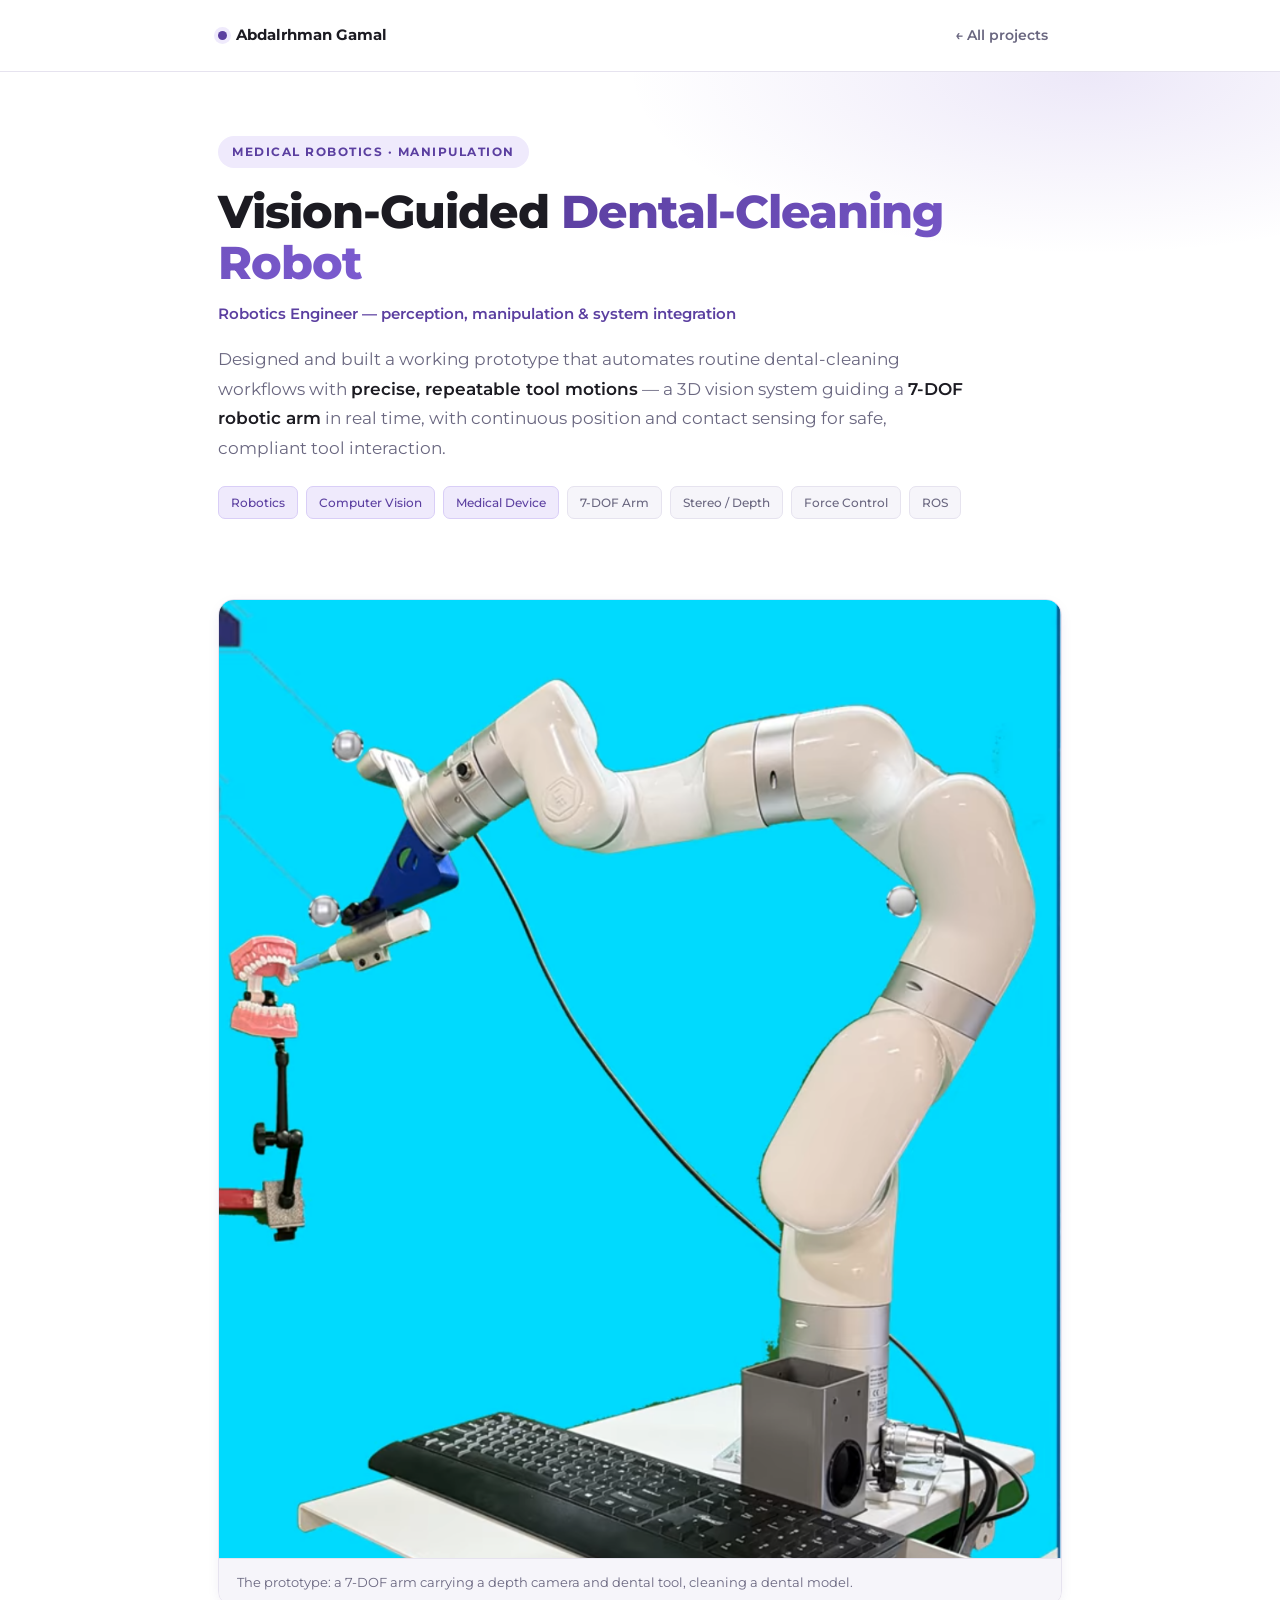
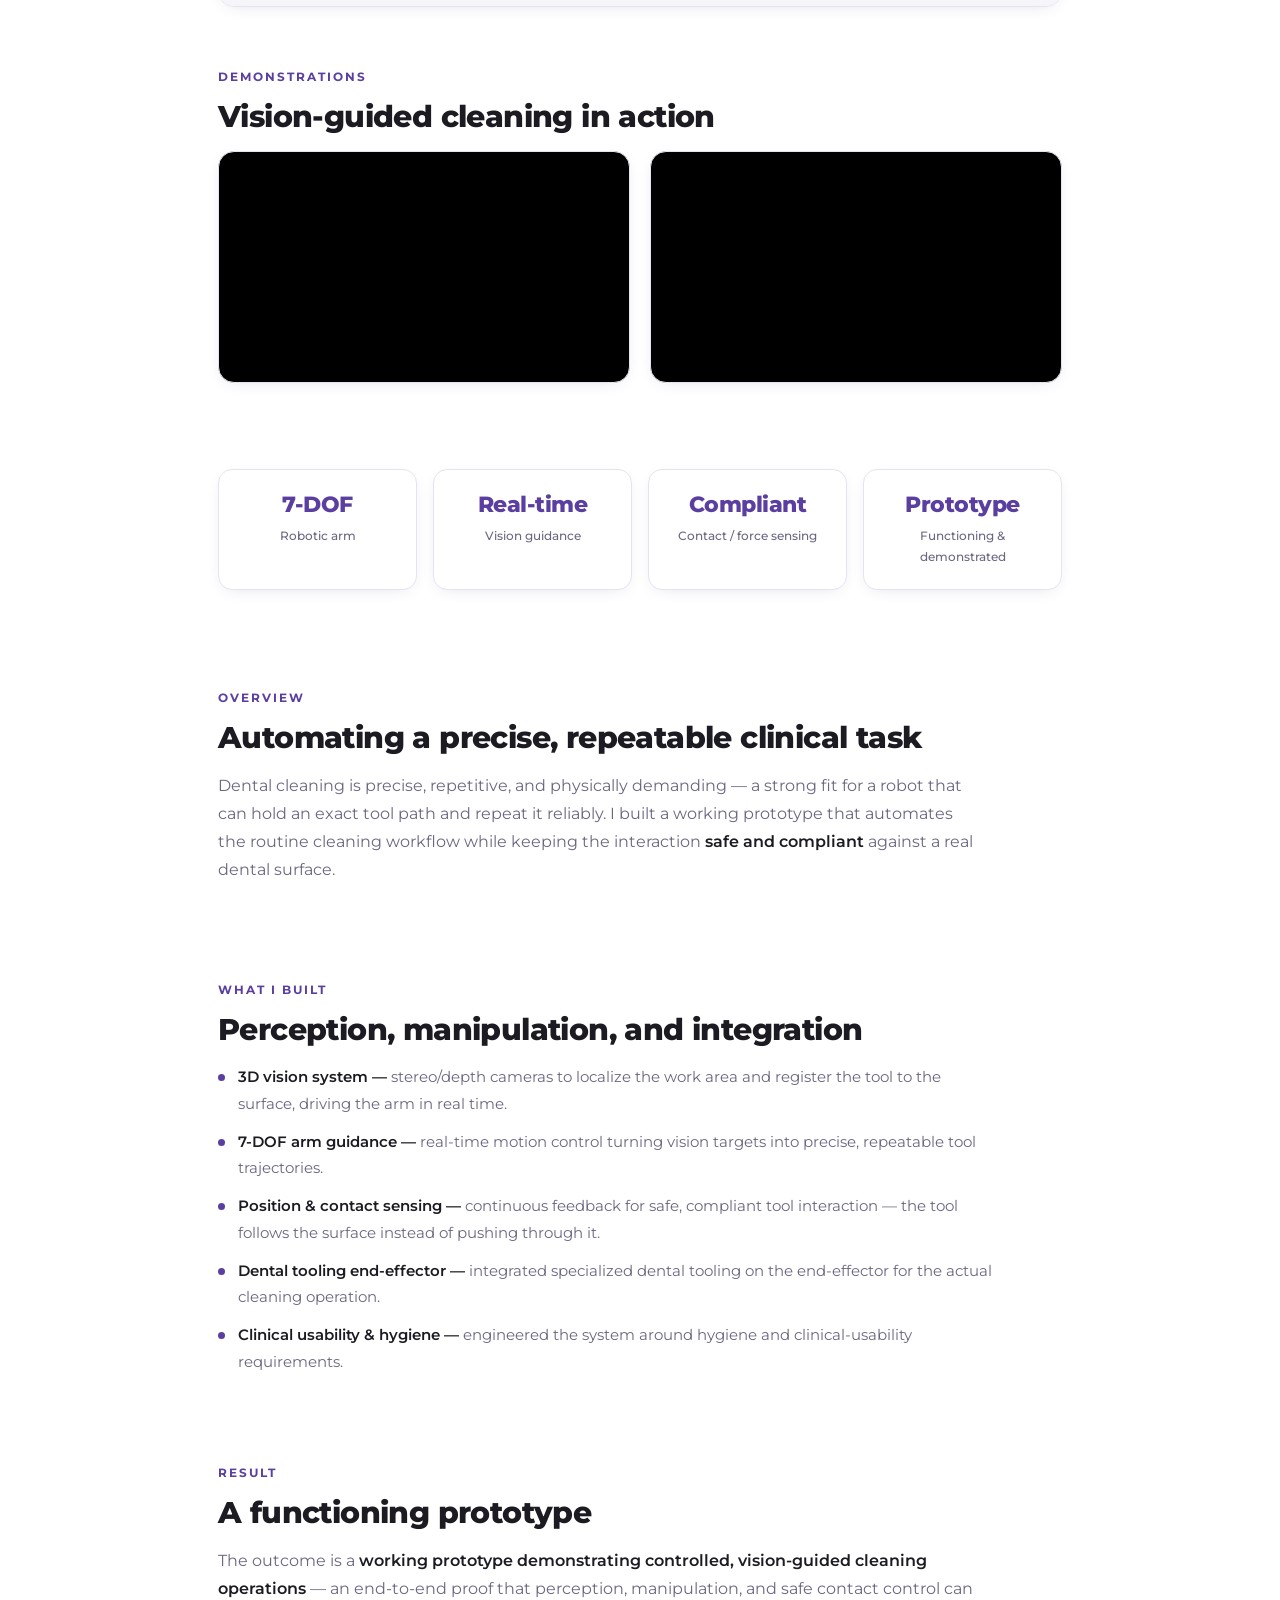
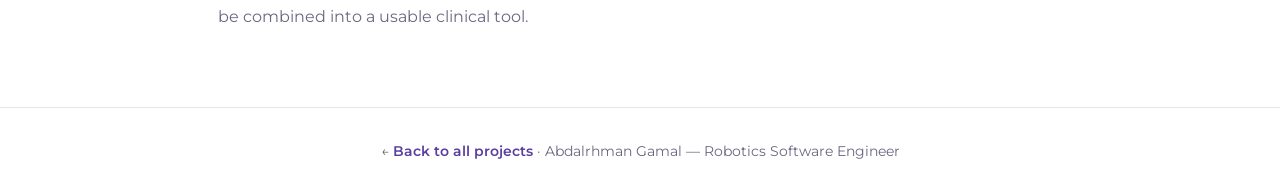
<file: projects/dental-cleaning-robot/index.html>
<!DOCTYPE html>
<html lang="en">
<head>
<meta charset="UTF-8">
<meta name="viewport" content="width=device-width, initial-scale=1.0">
<title>Vision-Guided Dental-Cleaning Robot — Abdalrhman Gamal</title>
<meta name="description" content="A working prototype dental-cleaning robot: 3D stereo/depth vision guiding a 7-DOF arm in real time, with continuous position and contact sensing for safe, compliant tool interaction.">
<meta name="theme-color" content="#5b3fa0">
<link rel="preconnect" href="https://fonts.googleapis.com">
<link rel="preconnect" href="https://fonts.gstatic.com" crossorigin>
<link href="https://fonts.googleapis.com/css2?family=Montserrat:wght@400;500;600;700;800&display=swap" rel="stylesheet">
<style>
:root{
  --bg:#ffffff;--bg-alt:#f6f5fa;--border:#e6e3ef;--text:#1c1b22;--text-muted:#6a6780;
  --accent:#5b3fa0;--accent-2:#7c5cd0;--accent-soft:#efeafc;
  --shadow:0 12px 40px -12px rgba(46,26,110,.18);--shadow-sm:0 4px 18px -8px rgba(46,26,110,.18);
  --font:'Montserrat',-apple-system,BlinkMacSystemFont,'Segoe UI',Helvetica,Arial,sans-serif;
  --mono:'SFMono-Regular',Consolas,'Liberation Mono',monospace;--maxw:900px;
}
*,*::before,*::after{margin:0;padding:0;box-sizing:border-box}
html{scroll-behavior:smooth}
body{font-family:var(--font);background:var(--bg);color:var(--text);line-height:1.75;font-size:16px;-webkit-font-smoothing:antialiased;overflow-x:hidden}
a{color:inherit;text-decoration:none}
img{max-width:100%;display:block}
code{font-family:var(--mono);font-size:.86em;background:var(--accent-soft);color:var(--accent);padding:2px 6px;border-radius:5px}
.container{max-width:var(--maxw);margin:0 auto;padding:0 28px}

.pnav{position:sticky;top:0;z-index:50;background:rgba(255,255,255,.85);backdrop-filter:saturate(180%) blur(14px);border-bottom:1px solid var(--border)}
.pnav-inner{max-width:var(--maxw);margin:0 auto;padding:15px 28px;display:flex;align-items:center;justify-content:space-between}
.brand{font-weight:700;font-size:15px;display:flex;align-items:center;gap:9px}
.brand .dot{width:9px;height:9px;border-radius:50%;background:var(--accent);box-shadow:0 0 0 4px var(--accent-soft)}
.back{font-size:14px;font-weight:600;color:var(--text-muted);padding:8px 14px;border-radius:9px;transition:background .18s,color .18s}
.back:hover{background:var(--bg-alt);color:var(--accent)}

.phero{padding:64px 0 36px;position:relative}
.phero::before{content:"";position:absolute;inset:0;z-index:-1;background:radial-gradient(60% 60% at 85% 0%,rgba(124,92,208,.14),transparent 60%)}
.eyebrow{display:inline-block;font-size:11.5px;font-weight:700;letter-spacing:1.5px;text-transform:uppercase;color:var(--accent);background:var(--accent-soft);padding:6px 14px;border-radius:999px;margin-bottom:18px}
.phero h1{font-size:clamp(30px,5vw,46px);line-height:1.12;font-weight:800;letter-spacing:-1px;margin-bottom:12px}
.phero h1 .grad{background:linear-gradient(120deg,var(--accent),var(--accent-2));-webkit-background-clip:text;background-clip:text;color:transparent}
.role{font-size:15px;font-weight:600;color:var(--accent);margin-bottom:18px}
.role .client{color:var(--text-muted);font-weight:500}
.phero-sub{font-size:17px;color:var(--text-muted);max-width:760px;margin-bottom:22px}
.phero-sub strong{color:var(--text);font-weight:600}
.tags{display:flex;flex-wrap:wrap;gap:8px;margin-bottom:24px}
.tag{font-size:12px;font-weight:500;padding:5px 12px;border-radius:7px;background:var(--bg-alt);border:1px solid var(--border);color:var(--text-muted)}
.tag.hl{background:var(--accent-soft);border-color:#d9cef7;color:var(--accent)}

section{padding:40px 0}
.section-label{font-size:11.5px;font-weight:700;letter-spacing:2px;text-transform:uppercase;color:var(--accent);margin-bottom:12px}
section h2{font-size:clamp(23px,3.4vw,30px);font-weight:800;letter-spacing:-.6px;line-height:1.2;margin-bottom:16px}
section p{color:var(--text-muted);margin-bottom:16px;max-width:760px}
section p strong{color:var(--text);font-weight:600}

figure{margin:20px 0;border:1px solid var(--border);border-radius:16px;overflow:hidden;box-shadow:var(--shadow-sm);background:#fff}
figure img{width:100%;height:auto;display:block}
figure figcaption{font-size:13px;color:var(--text-muted);padding:12px 18px;background:var(--bg-alt);border-top:1px solid var(--border)}

.videos{display:grid;grid-template-columns:1fr 1fr;gap:20px}
.vwrap{aspect-ratio:16/9;border-radius:16px;overflow:hidden;border:1px solid var(--border);box-shadow:var(--shadow-sm);background:#000}
.vwrap iframe{width:100%;height:100%;border:0;display:block}
@media(max-width:640px){.videos{grid-template-columns:1fr}}

.metrics{display:grid;grid-template-columns:repeat(4,1fr);gap:16px;margin:6px 0 18px}
.metric-card{background:#fff;border:1px solid var(--border);border-radius:14px;padding:22px 14px;text-align:center;box-shadow:var(--shadow-sm)}
.metric-val{font-size:22px;font-weight:800;color:var(--accent);letter-spacing:-.5px;line-height:1.15}
.metric-label{font-size:12px;color:var(--text-muted);margin-top:8px;font-weight:500}

.flist{list-style:none;display:flex;flex-direction:column;gap:12px;margin:6px 0 8px;max-width:780px}
.flist li{position:relative;padding-left:20px;color:var(--text-muted);font-size:15px}
.flist li::before{content:"";position:absolute;left:0;top:10px;width:7px;height:7px;border-radius:50%;background:var(--accent)}
.flist strong{color:var(--text);font-weight:600}

.pfoot{border-top:1px solid var(--border);padding:32px 0;text-align:center;color:var(--text-muted);font-size:13.5px;margin-top:20px}
.pfoot a{color:var(--accent);font-weight:600}

@media(max-width:720px){.metrics{grid-template-columns:repeat(2,1fr)}section{padding:32px 0}.phero{padding:44px 0 28px}}
</style>
</head>
<body>

<nav class="pnav">
  <div class="pnav-inner">
    <a href="../../index.html" class="brand"><span class="dot"></span>Abdalrhman Gamal</a>
    <a href="../../index.html#work" class="back">← All projects</a>
  </div>
</nav>

<header class="phero">
  <div class="container">
    <span class="eyebrow">Medical Robotics · Manipulation</span>
    <h1>Vision-Guided <span class="grad">Dental-Cleaning Robot</span></h1>
    <div class="role">Robotics Engineer — perception, manipulation &amp; system integration</div>
    <p class="phero-sub">
      Designed and built a working prototype that automates routine dental-cleaning workflows with
      <strong>precise, repeatable tool motions</strong> — a 3D vision system guiding a <strong>7-DOF
      robotic arm</strong> in real time, with continuous position and contact sensing for safe,
      compliant tool interaction.
    </p>
    <div class="tags">
      <span class="tag hl">Robotics</span>
      <span class="tag hl">Computer Vision</span>
      <span class="tag hl">Medical Device</span>
      <span class="tag">7-DOF Arm</span>
      <span class="tag">Stereo / Depth</span>
      <span class="tag">Force Control</span>
      <span class="tag">ROS</span>
    </div>
  </div>
</header>

<!-- COVER -->
<div class="container">
  <figure>
    <img src="image.png" alt="Dental-cleaning robot: 7-DOF arm with depth camera and dental tool on a teeth model">
    <figcaption>The prototype: a 7-DOF arm carrying a depth camera and dental tool, cleaning a dental model.</figcaption>
  </figure>
</div>

<!-- DEMOS -->
<section>
  <div class="container">
    <div class="section-label">Demonstrations</div>
    <h2>Vision-guided cleaning in action</h2>
    <div class="videos">
      <div class="vwrap">
        <iframe src="https://www.youtube.com/embed/2u2CMSW82dA" title="Dental-cleaning robot — demo 1" allow="accelerometer; autoplay; clipboard-write; encrypted-media; gyroscope; picture-in-picture; web-share" allowfullscreen loading="lazy"></iframe>
      </div>
      <div class="vwrap">
        <iframe src="https://www.youtube.com/embed/JIxV180egKU" title="Dental-cleaning robot — demo 2" allow="accelerometer; autoplay; clipboard-write; encrypted-media; gyroscope; picture-in-picture; web-share" allowfullscreen loading="lazy"></iframe>
      </div>
    </div>
  </div>
</section>

<!-- METRICS -->
<section>
  <div class="container">
    <div class="metrics">
      <div class="metric-card"><div class="metric-val">7-DOF</div><div class="metric-label">Robotic arm</div></div>
      <div class="metric-card"><div class="metric-val">Real-time</div><div class="metric-label">Vision guidance</div></div>
      <div class="metric-card"><div class="metric-val">Compliant</div><div class="metric-label">Contact / force sensing</div></div>
      <div class="metric-card"><div class="metric-val">Prototype</div><div class="metric-label">Functioning &amp; demonstrated</div></div>
    </div>
  </div>
</section>

<!-- OVERVIEW -->
<section>
  <div class="container">
    <div class="section-label">Overview</div>
    <h2>Automating a precise, repeatable clinical task</h2>
    <p>
      Dental cleaning is precise, repetitive, and physically demanding — a strong fit for a robot that can
      hold an exact tool path and repeat it reliably. I built a working prototype that automates the routine
      cleaning workflow while keeping the interaction <strong>safe and compliant</strong> against a real
      dental surface.
    </p>
  </div>
</section>

<!-- WHAT I BUILT -->
<section>
  <div class="container">
    <div class="section-label">What I Built</div>
    <h2>Perception, manipulation, and integration</h2>
    <ul class="flist">
      <li><strong>3D vision system —</strong> stereo/depth cameras to localize the work area and register the tool to the surface, driving the arm in real time.</li>
      <li><strong>7-DOF arm guidance —</strong> real-time motion control turning vision targets into precise, repeatable tool trajectories.</li>
      <li><strong>Position &amp; contact sensing —</strong> continuous feedback for safe, compliant tool interaction — the tool follows the surface instead of pushing through it.</li>
      <li><strong>Dental tooling end-effector —</strong> integrated specialized dental tooling on the end-effector for the actual cleaning operation.</li>
      <li><strong>Clinical usability &amp; hygiene —</strong> engineered the system around hygiene and clinical-usability requirements.</li>
    </ul>
  </div>
</section>

<!-- RESULT -->
<section>
  <div class="container">
    <div class="section-label">Result</div>
    <h2>A functioning prototype</h2>
    <p>
      The outcome is a <strong>working prototype demonstrating controlled, vision-guided cleaning
      operations</strong> — an end-to-end proof that perception, manipulation, and safe contact control can
      be combined into a usable clinical tool.
    </p>
  </div>
</section>

<footer class="pfoot">
  <div class="container">← <a href="../../index.html#work">Back to all projects</a> · Abdalrhman Gamal — Robotics Software Engineer</div>
</footer>

</body>
</html>
</file>
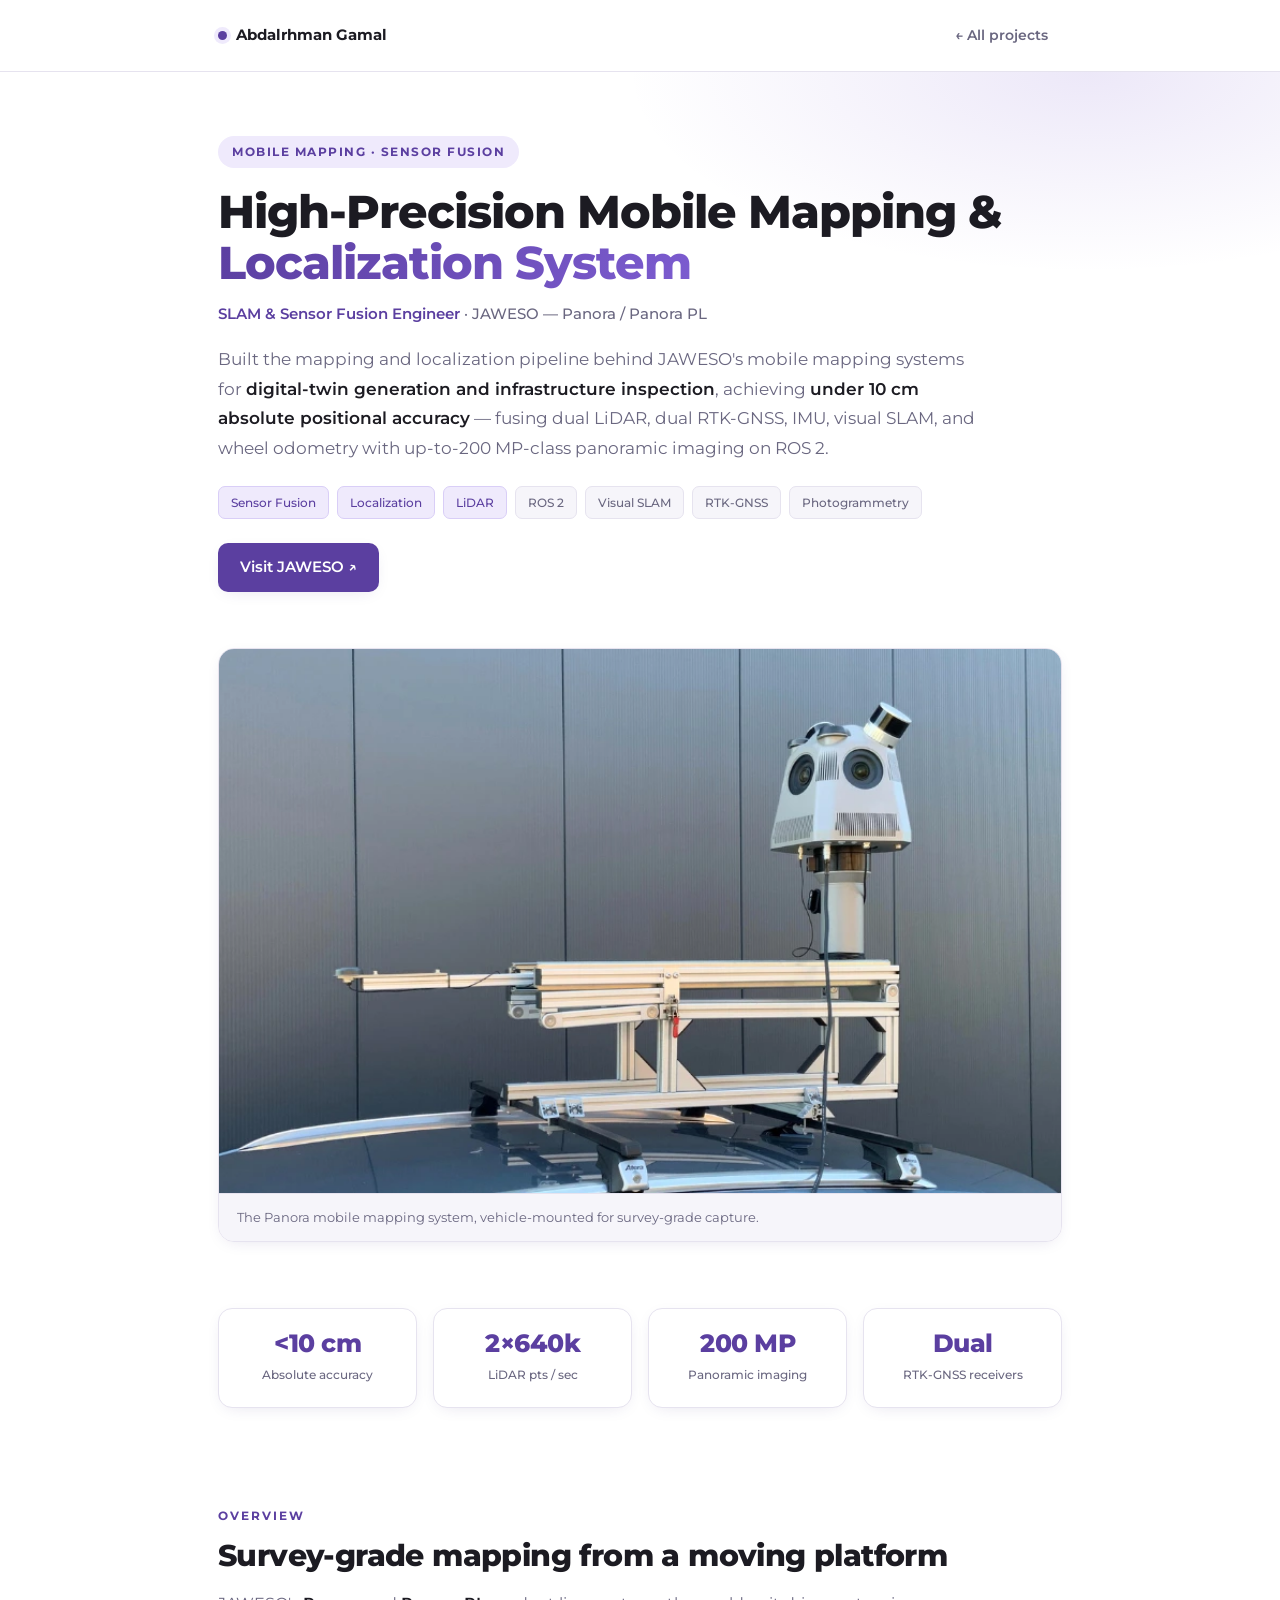
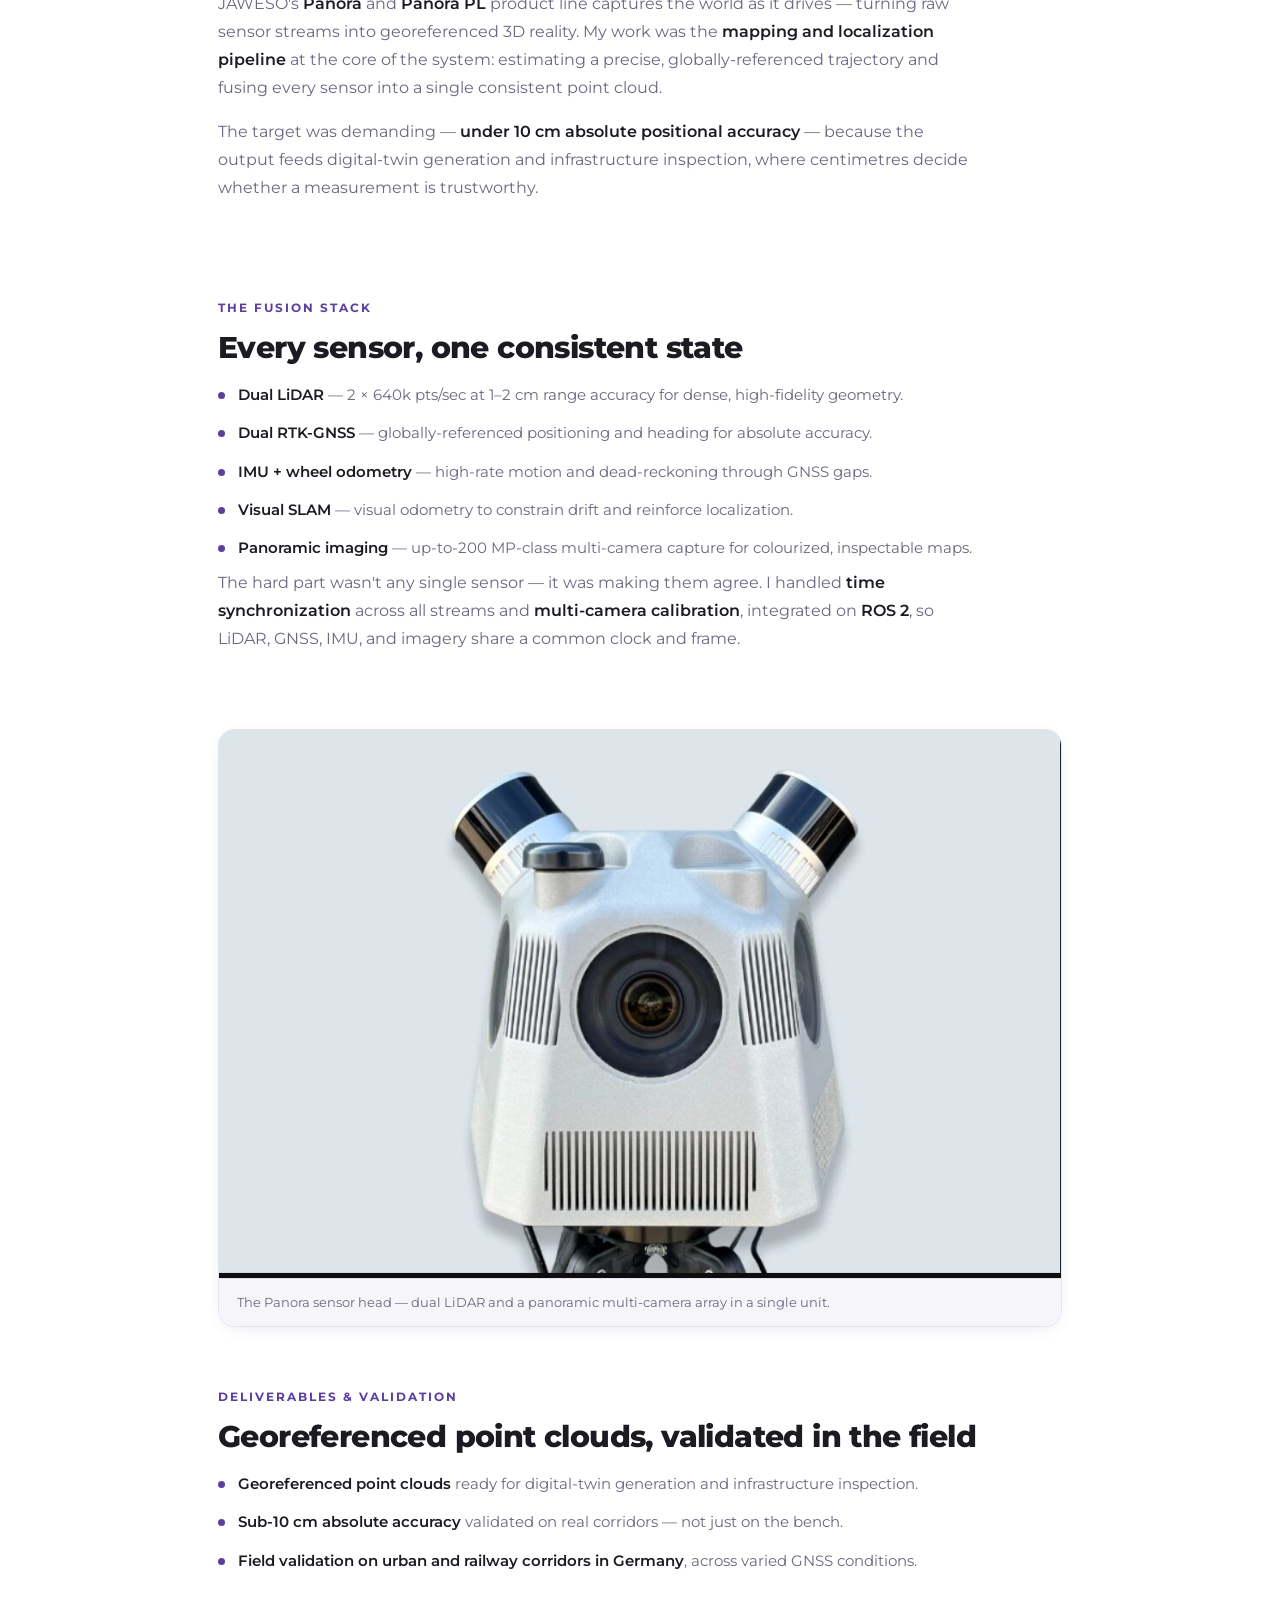
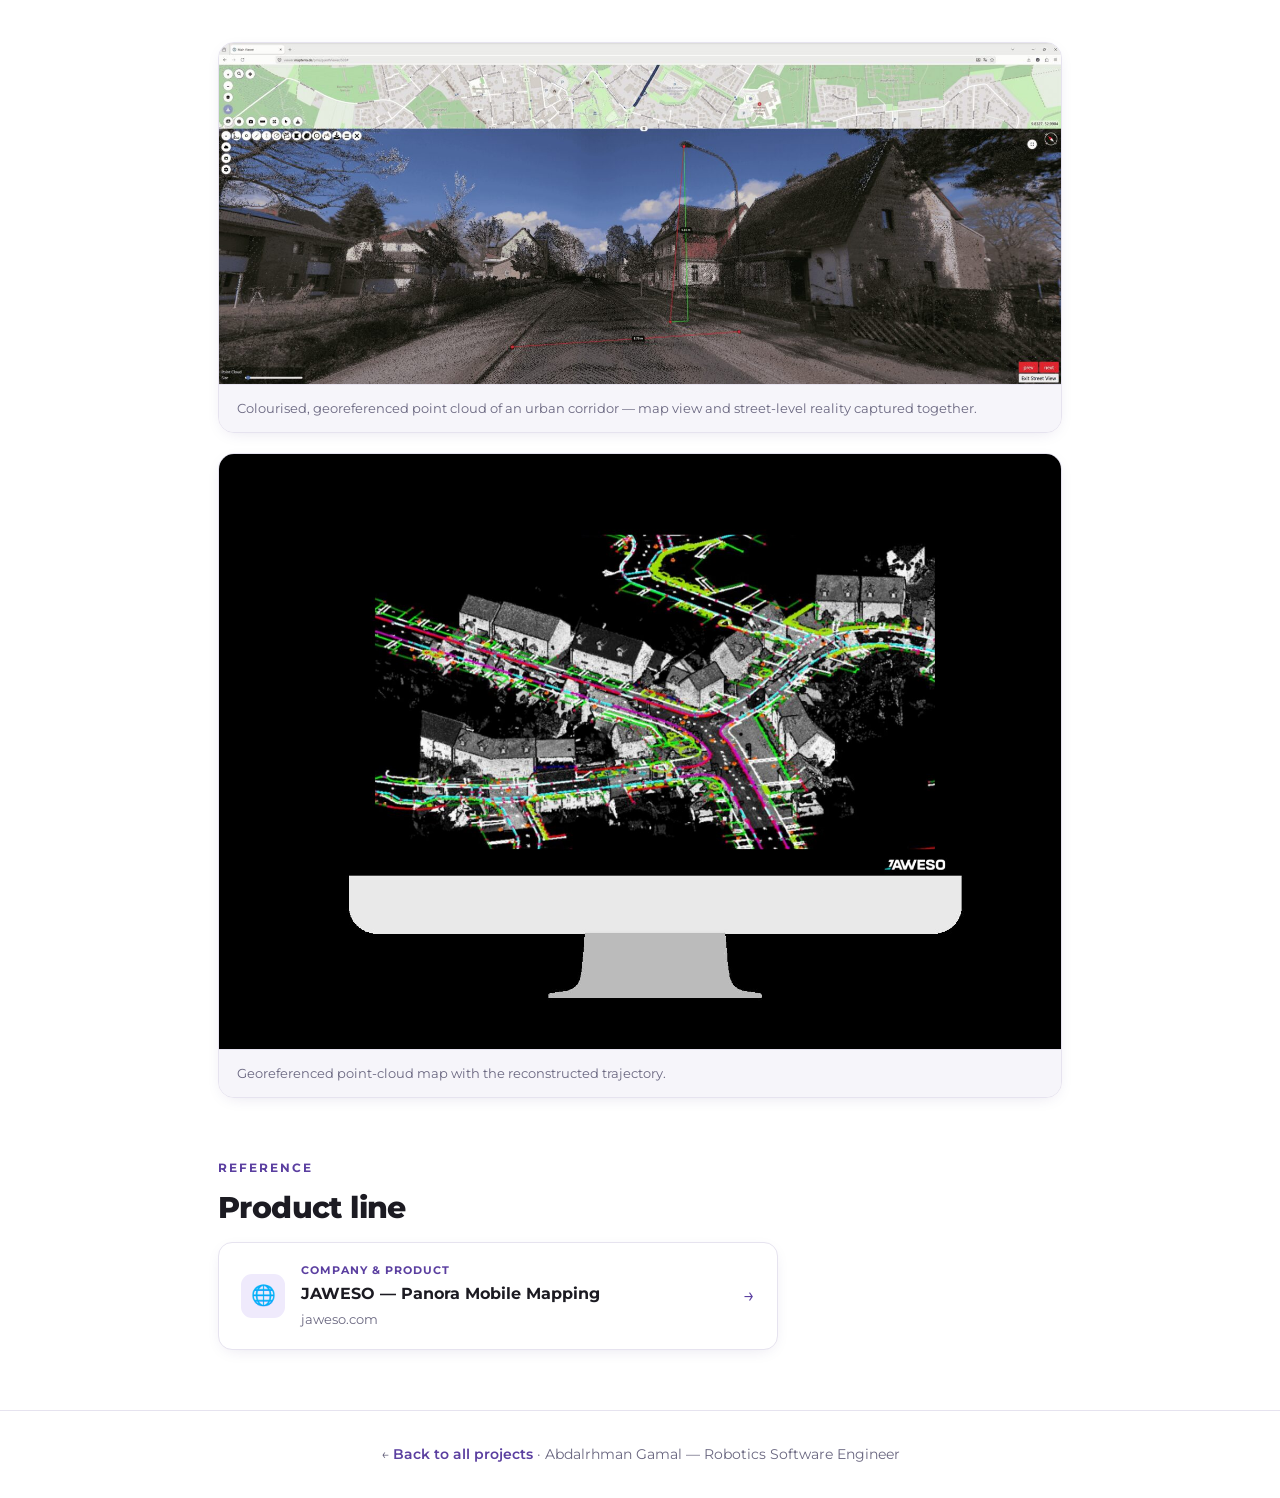
<file: projects/high-precision-mobile-mapping/index.html>
<!DOCTYPE html>
<html lang="en">
<head>
<meta charset="UTF-8">
<meta name="viewport" content="width=device-width, initial-scale=1.0">
<title>High-Precision Mobile Mapping &amp; Localization System — Abdalrhman Gamal</title>
<meta name="description" content="SLAM & sensor-fusion pipeline behind JAWESO's Panora mobile mapping systems — under 10 cm absolute accuracy fusing dual LiDAR, dual RTK-GNSS, IMU, visual SLAM, and 200 MP panoramic imaging on ROS 2.">
<meta name="theme-color" content="#5b3fa0">
<link rel="preconnect" href="https://fonts.googleapis.com">
<link rel="preconnect" href="https://fonts.gstatic.com" crossorigin>
<link href="https://fonts.googleapis.com/css2?family=Montserrat:wght@400;500;600;700;800&display=swap" rel="stylesheet">
<style>
:root{
  --bg:#ffffff;--bg-alt:#f6f5fa;--border:#e6e3ef;--text:#1c1b22;--text-muted:#6a6780;
  --accent:#5b3fa0;--accent-2:#7c5cd0;--accent-soft:#efeafc;
  --shadow:0 12px 40px -12px rgba(46,26,110,.18);--shadow-sm:0 4px 18px -8px rgba(46,26,110,.18);
  --font:'Montserrat',-apple-system,BlinkMacSystemFont,'Segoe UI',Helvetica,Arial,sans-serif;
  --mono:'SFMono-Regular',Consolas,'Liberation Mono',monospace;--maxw:900px;
}
*,*::before,*::after{margin:0;padding:0;box-sizing:border-box}
html{scroll-behavior:smooth}
body{font-family:var(--font);background:var(--bg);color:var(--text);line-height:1.75;font-size:16px;-webkit-font-smoothing:antialiased;overflow-x:hidden}
a{color:inherit;text-decoration:none}
img{max-width:100%;display:block}
code{font-family:var(--mono);font-size:.86em;background:var(--accent-soft);color:var(--accent);padding:2px 6px;border-radius:5px}
.container{max-width:var(--maxw);margin:0 auto;padding:0 28px}

.pnav{position:sticky;top:0;z-index:50;background:rgba(255,255,255,.85);backdrop-filter:saturate(180%) blur(14px);border-bottom:1px solid var(--border)}
.pnav-inner{max-width:var(--maxw);margin:0 auto;padding:15px 28px;display:flex;align-items:center;justify-content:space-between}
.brand{font-weight:700;font-size:15px;display:flex;align-items:center;gap:9px}
.brand .dot{width:9px;height:9px;border-radius:50%;background:var(--accent);box-shadow:0 0 0 4px var(--accent-soft)}
.back{font-size:14px;font-weight:600;color:var(--text-muted);padding:8px 14px;border-radius:9px;transition:background .18s,color .18s}
.back:hover{background:var(--bg-alt);color:var(--accent)}

.phero{padding:64px 0 36px;position:relative}
.phero::before{content:"";position:absolute;inset:0;z-index:-1;background:radial-gradient(60% 60% at 85% 0%,rgba(124,92,208,.14),transparent 60%)}
.eyebrow{display:inline-block;font-size:11.5px;font-weight:700;letter-spacing:1.5px;text-transform:uppercase;color:var(--accent);background:var(--accent-soft);padding:6px 14px;border-radius:999px;margin-bottom:18px}
.phero h1{font-size:clamp(30px,5vw,46px);line-height:1.12;font-weight:800;letter-spacing:-1px;margin-bottom:12px}
.phero h1 .grad{background:linear-gradient(120deg,var(--accent),var(--accent-2));-webkit-background-clip:text;background-clip:text;color:transparent}
.role{font-size:15px;font-weight:600;color:var(--accent);margin-bottom:18px}
.role .client{color:var(--text-muted);font-weight:500}
.phero-sub{font-size:17px;color:var(--text-muted);max-width:760px;margin-bottom:22px}
.phero-sub strong{color:var(--text);font-weight:600}
.tags{display:flex;flex-wrap:wrap;gap:8px;margin-bottom:24px}
.tag{font-size:12px;font-weight:500;padding:5px 12px;border-radius:7px;background:var(--bg-alt);border:1px solid var(--border);color:var(--text-muted)}
.tag.hl{background:var(--accent-soft);border-color:#d9cef7;color:var(--accent)}
.hero-actions{display:flex;gap:12px;flex-wrap:wrap}
.btn{display:inline-flex;align-items:center;gap:8px;font-weight:600;font-size:14.5px;padding:12px 22px;border-radius:10px;transition:transform .18s,box-shadow .18s,background .18s,border-color .18s}
.btn-primary{background:var(--accent);color:#fff;box-shadow:var(--shadow-sm)}
.btn-primary:hover{background:var(--accent-2);transform:translateY(-2px);box-shadow:var(--shadow)}
.btn-ghost{background:#fff;color:var(--text);border:1.5px solid var(--border)}
.btn-ghost:hover{border-color:var(--accent);color:var(--accent);transform:translateY(-2px)}

section{padding:40px 0}
.section-label{font-size:11.5px;font-weight:700;letter-spacing:2px;text-transform:uppercase;color:var(--accent);margin-bottom:12px}
section h2{font-size:clamp(23px,3.4vw,30px);font-weight:800;letter-spacing:-.6px;line-height:1.2;margin-bottom:16px}
section p{color:var(--text-muted);margin-bottom:16px;max-width:760px}
section p strong{color:var(--text);font-weight:600}

figure{margin:20px 0;border:1px solid var(--border);border-radius:16px;overflow:hidden;box-shadow:var(--shadow-sm);background:#fff}
figure img{width:100%;height:auto}
figure figcaption{font-size:13px;color:var(--text-muted);padding:12px 18px;background:var(--bg-alt);border-top:1px solid var(--border)}
.img-ph{aspect-ratio:16/9;display:flex;align-items:center;justify-content:center;text-align:center;padding:24px;background:linear-gradient(150deg,var(--accent-soft),#fff);color:var(--text-muted);font-size:14px;font-weight:500}
.img-ph code{background:#fff;border:1px solid var(--border)}

.metrics{display:grid;grid-template-columns:repeat(4,1fr);gap:16px;margin:6px 0 18px}
.metric-card{background:#fff;border:1px solid var(--border);border-radius:14px;padding:22px 16px;text-align:center;box-shadow:var(--shadow-sm)}
.metric-val{font-size:25px;font-weight:800;color:var(--accent);letter-spacing:-.5px;line-height:1}
.metric-label{font-size:12px;color:var(--text-muted);margin-top:8px;font-weight:500}

.flist{list-style:none;display:flex;flex-direction:column;gap:12px;margin:6px 0 8px;max-width:780px}
.flist li{position:relative;padding-left:20px;color:var(--text-muted);font-size:15px}
.flist li::before{content:"";position:absolute;left:0;top:10px;width:7px;height:7px;border-radius:50%;background:var(--accent)}
.flist strong{color:var(--text);font-weight:600}

.ext-card{display:flex;align-items:center;gap:16px;background:#fff;border:1px solid var(--border);border-radius:14px;padding:18px 22px;box-shadow:var(--shadow-sm);transition:transform .18s,box-shadow .18s,border-color .18s;max-width:560px}
.ext-card:hover{transform:translateY(-2px);box-shadow:var(--shadow);border-color:var(--accent)}
.ext-icon{width:44px;height:44px;border-radius:11px;background:var(--accent-soft);display:flex;align-items:center;justify-content:center;font-size:20px;flex-shrink:0}
.ext-label{font-size:11px;font-weight:700;letter-spacing:1px;text-transform:uppercase;color:var(--accent)}
.ext-title{font-size:16px;font-weight:700}
.ext-url{font-size:13px;color:var(--text-muted)}
.ext-arrow{margin-left:auto;color:var(--accent);font-size:20px}

.pfoot{border-top:1px solid var(--border);padding:32px 0;text-align:center;color:var(--text-muted);font-size:13.5px;margin-top:20px}
.pfoot a{color:var(--accent);font-weight:600}

@media(max-width:720px){.metrics{grid-template-columns:repeat(2,1fr)}section{padding:32px 0}.phero{padding:44px 0 28px}}
</style>
</head>
<body>

<nav class="pnav">
  <div class="pnav-inner">
    <a href="../../index.html" class="brand"><span class="dot"></span>Abdalrhman Gamal</a>
    <a href="../../index.html#work" class="back">← All projects</a>
  </div>
</nav>

<header class="phero">
  <div class="container">
    <span class="eyebrow">Mobile Mapping · Sensor Fusion</span>
    <h1>High-Precision Mobile Mapping &amp; <span class="grad">Localization System</span></h1>
    <div class="role">SLAM &amp; Sensor Fusion Engineer <span class="client">· JAWESO — Panora / Panora PL</span></div>
    <p class="phero-sub">
      Built the mapping and localization pipeline behind JAWESO's mobile mapping systems for
      <strong>digital-twin generation and infrastructure inspection</strong>, achieving
      <strong>under 10 cm absolute positional accuracy</strong> — fusing dual LiDAR, dual RTK-GNSS,
      IMU, visual SLAM, and wheel odometry with up-to-200 MP-class panoramic imaging on ROS 2.
    </p>
    <div class="tags">
      <span class="tag hl">Sensor Fusion</span>
      <span class="tag hl">Localization</span>
      <span class="tag hl">LiDAR</span>
      <span class="tag">ROS 2</span>
      <span class="tag">Visual SLAM</span>
      <span class="tag">RTK-GNSS</span>
      <span class="tag">Photogrammetry</span>
    </div>
    <div class="hero-actions">
      <a href="https://www.jaweso.com/" target="_blank" rel="noopener" class="btn btn-primary">Visit JAWESO ↗</a>
    </div>
  </div>
</header>

<!-- COVER IMAGE -->
<div class="container">
  <figure>
    <img src="img/cover.webp" alt="JAWESO Panora mobile mapping system mounted on a survey vehicle">
    <figcaption>The Panora mobile mapping system, vehicle-mounted for survey-grade capture.</figcaption>
  </figure>
</div>

<!-- METRICS -->
<section>
  <div class="container">
    <div class="metrics">
      <div class="metric-card"><div class="metric-val">&lt;10 cm</div><div class="metric-label">Absolute accuracy</div></div>
      <div class="metric-card"><div class="metric-val">2×640k</div><div class="metric-label">LiDAR pts / sec</div></div>
      <div class="metric-card"><div class="metric-val">200 MP</div><div class="metric-label">Panoramic imaging</div></div>
      <div class="metric-card"><div class="metric-val">Dual</div><div class="metric-label">RTK-GNSS receivers</div></div>
    </div>
  </div>
</section>

<!-- OVERVIEW -->
<section>
  <div class="container">
    <div class="section-label">Overview</div>
    <h2>Survey-grade mapping from a moving platform</h2>
    <p>
      JAWESO's <strong>Panora</strong> and <strong>Panora PL</strong> product line captures the world
      as it drives — turning raw sensor streams into georeferenced 3D reality. My work was the
      <strong>mapping and localization pipeline</strong> at the core of the system: estimating a precise,
      globally-referenced trajectory and fusing every sensor into a single consistent point cloud.
    </p>
    <p>
      The target was demanding — <strong>under 10 cm absolute positional accuracy</strong> — because the
      output feeds digital-twin generation and infrastructure inspection, where centimetres decide whether
      a measurement is trustworthy.
    </p>
  </div>
</section>

<!-- FUSION STACK -->
<section>
  <div class="container">
    <div class="section-label">The Fusion Stack</div>
    <h2>Every sensor, one consistent state</h2>
    <ul class="flist">
      <li><strong>Dual LiDAR</strong> — 2 × 640k pts/sec at 1–2 cm range accuracy for dense, high-fidelity geometry.</li>
      <li><strong>Dual RTK-GNSS</strong> — globally-referenced positioning and heading for absolute accuracy.</li>
      <li><strong>IMU + wheel odometry</strong> — high-rate motion and dead-reckoning through GNSS gaps.</li>
      <li><strong>Visual SLAM</strong> — visual odometry to constrain drift and reinforce localization.</li>
      <li><strong>Panoramic imaging</strong> — up-to-200 MP-class multi-camera capture for colourized, inspectable maps.</li>
    </ul>
    <p>
      The hard part wasn't any single sensor — it was making them agree. I handled <strong>time
      synchronization</strong> across all streams and <strong>multi-camera calibration</strong>, integrated
      on <strong>ROS 2</strong>, so LiDAR, GNSS, IMU, and imagery share a common clock and frame.
    </p>
  </div>
</section>

<!-- SENSOR HEAD IMAGE -->
<div class="container">
  <figure>
    <img src="img/product_image.jpg" alt="Panora sensor head: dual LiDAR and panoramic camera">
    <figcaption>The Panora sensor head — dual LiDAR and a panoramic multi-camera array in a single unit.</figcaption>
  </figure>
</div>

<!-- DELIVERABLES -->
<section>
  <div class="container">
    <div class="section-label">Deliverables &amp; Validation</div>
    <h2>Georeferenced point clouds, validated in the field</h2>
    <ul class="flist">
      <li><strong>Georeferenced point clouds</strong> ready for digital-twin generation and infrastructure inspection.</li>
      <li><strong>Sub-10 cm absolute accuracy</strong> validated on real corridors — not just on the bench.</li>
      <li><strong>Field validation on urban and railway corridors in Germany</strong>, across varied GNSS conditions.</li>
    </ul>
  </div>
</section>

<!-- RESULT IMAGES -->
<div class="container">
  <figure>
    <img src="img/result1.jpg" alt="Colourised georeferenced point cloud of an urban corridor">
    <figcaption>Colourised, georeferenced point cloud of an urban corridor — map view and street-level reality captured together.</figcaption>
  </figure>
  <figure>
    <img src="img/result2.jpg" alt="Georeferenced point-cloud map with reconstructed trajectory">
    <figcaption>Georeferenced point-cloud map with the reconstructed trajectory.</figcaption>
  </figure>
</div>

<!-- REFERENCE -->
<section>
  <div class="container">
    <div class="section-label">Reference</div>
    <h2>Product line</h2>
    <a href="https://www.jaweso.com/" target="_blank" rel="noopener" class="ext-card">
      <div class="ext-icon">🌐</div>
      <div>
        <div class="ext-label">Company &amp; Product</div>
        <div class="ext-title">JAWESO — Panora Mobile Mapping</div>
        <div class="ext-url">jaweso.com</div>
      </div>
      <div class="ext-arrow">→</div>
    </a>
  </div>
</section>

<footer class="pfoot">
  <div class="container">← <a href="../../index.html#work">Back to all projects</a> · Abdalrhman Gamal — Robotics Software Engineer</div>
</footer>

</body>
</html>
</file>
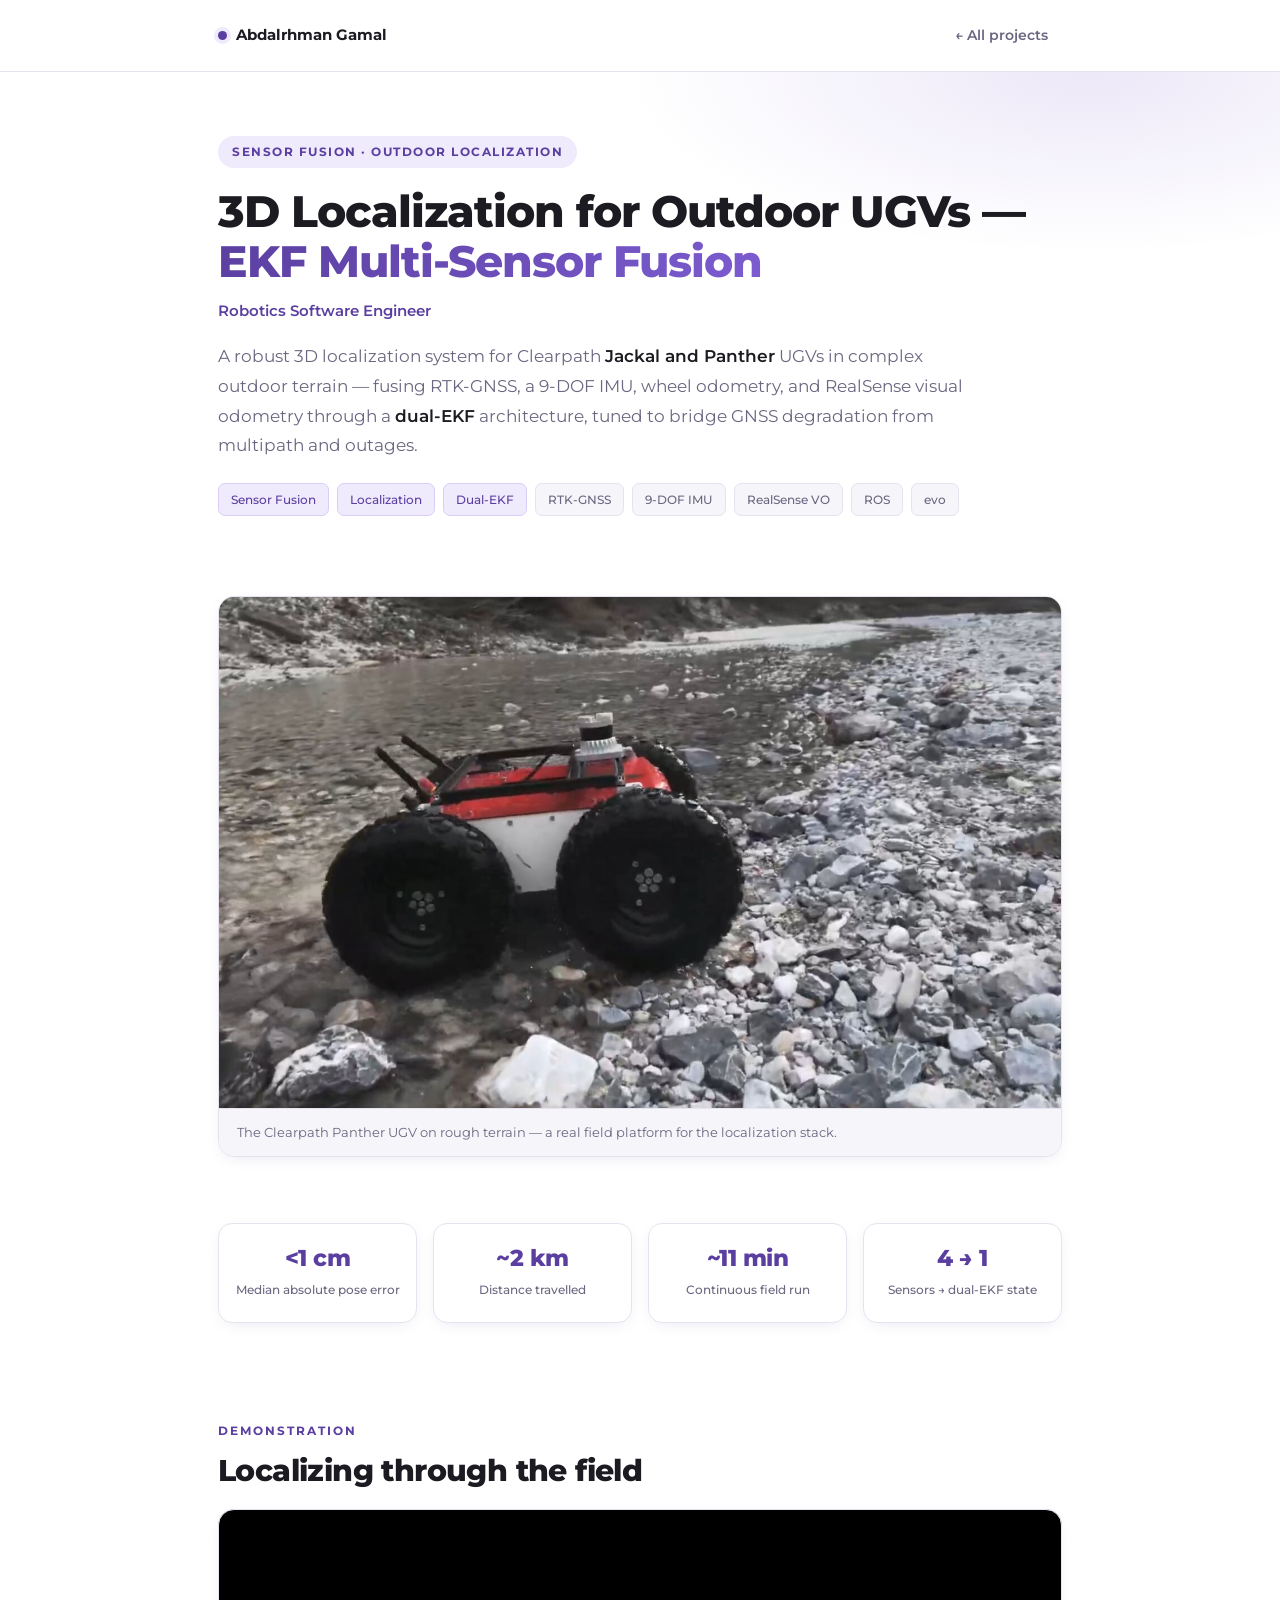
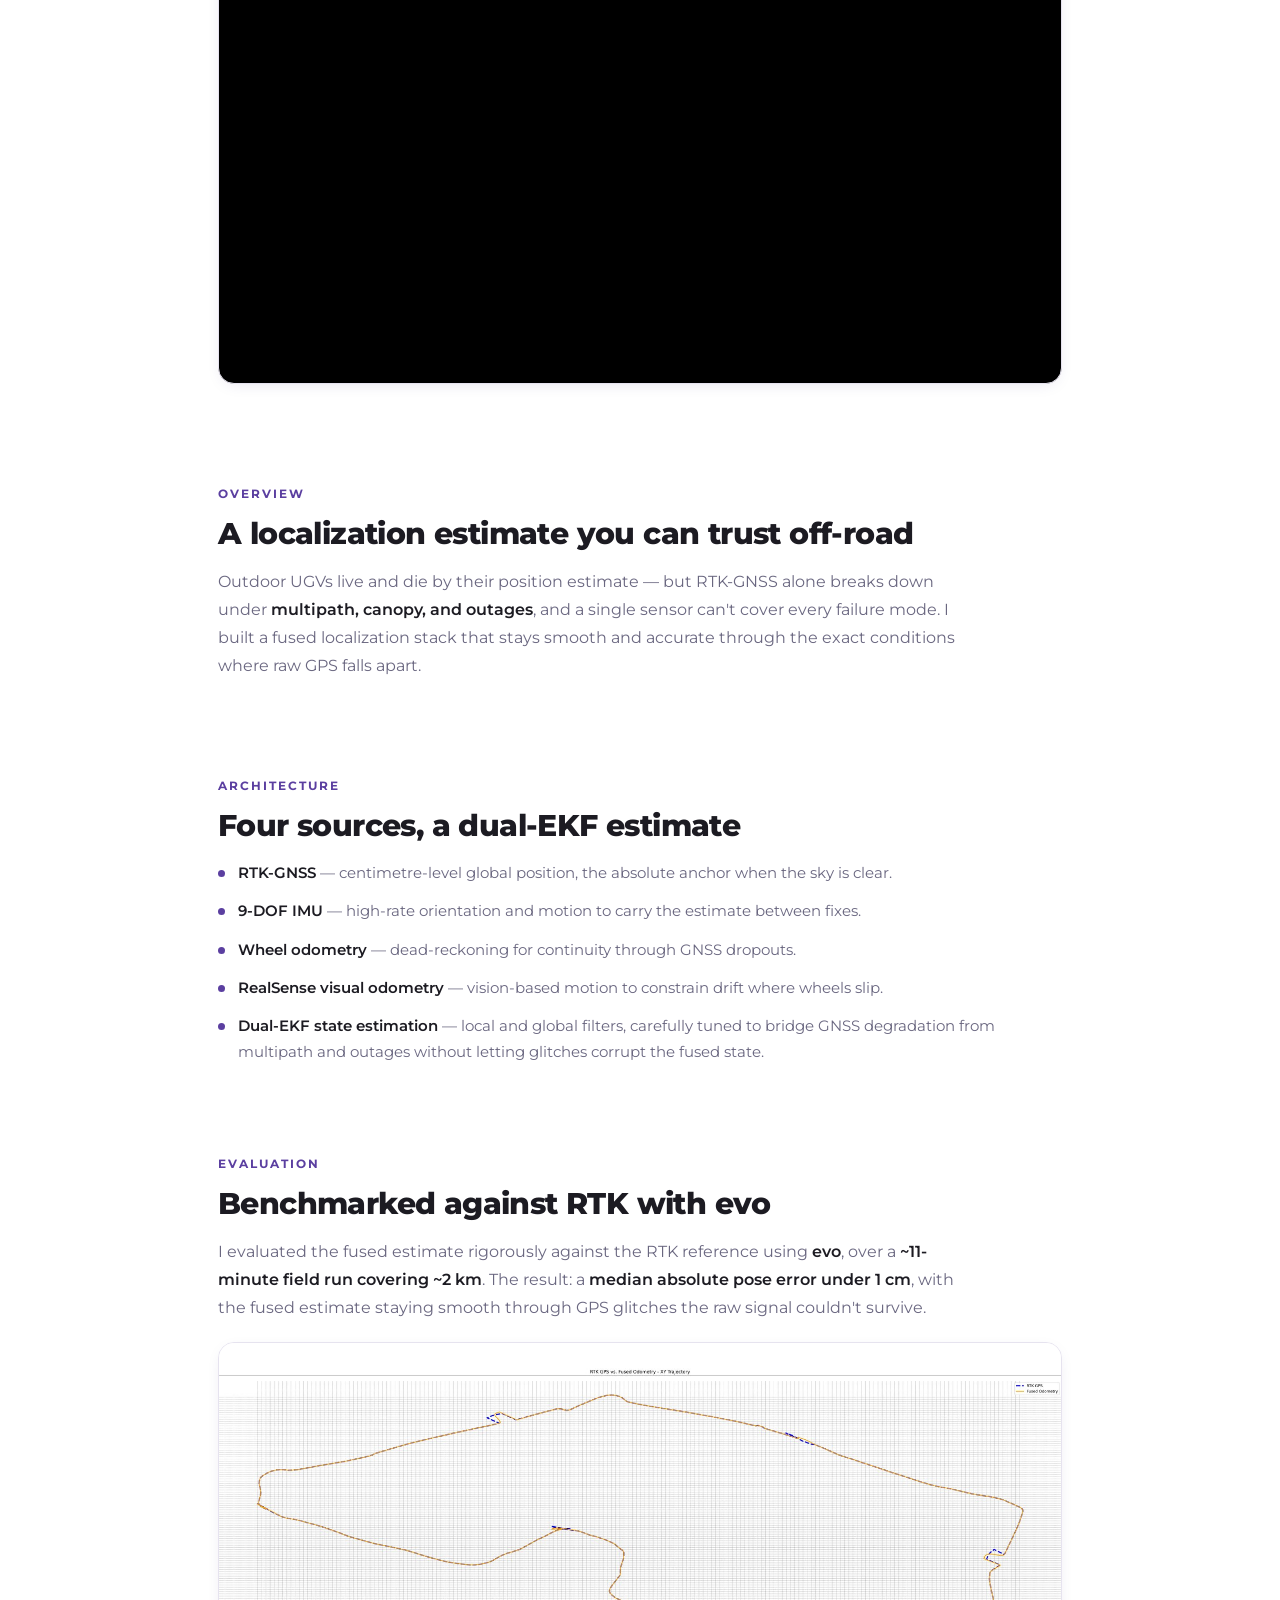
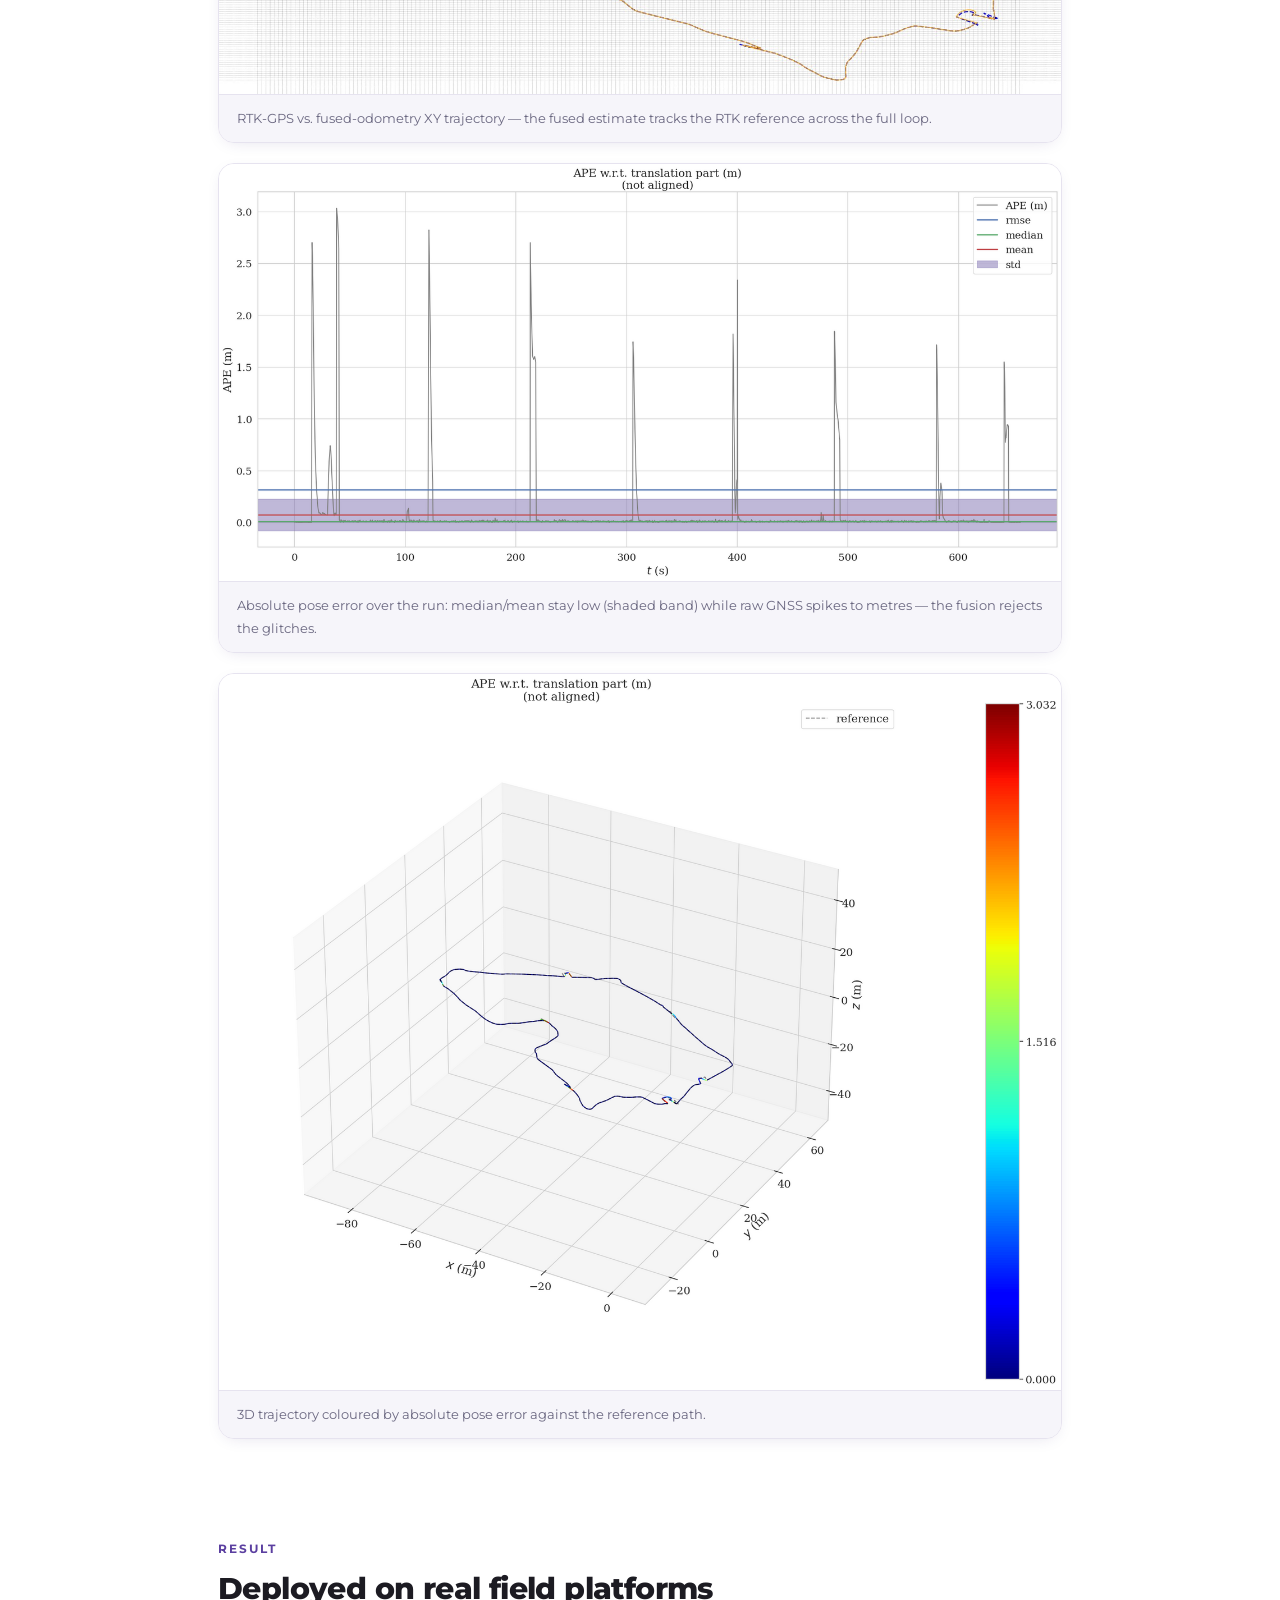
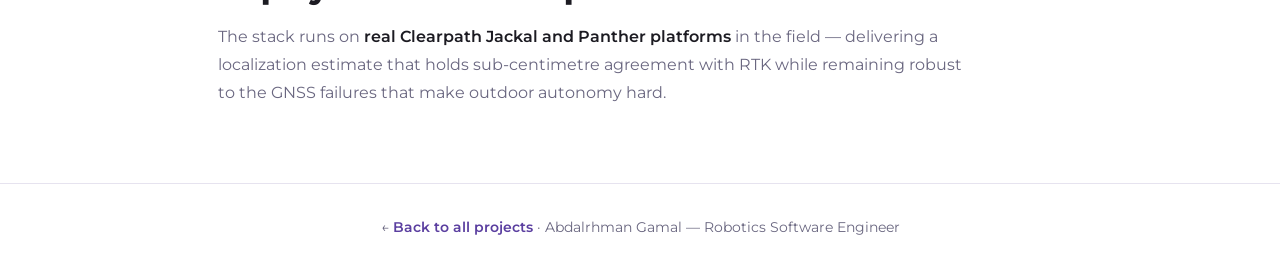
<file: projects/outdoor-ugv-localization/index.html>
<!DOCTYPE html>
<html lang="en">
<head>
<meta charset="UTF-8">
<meta name="viewport" content="width=device-width, initial-scale=1.0">
<title>3D Localization for Outdoor UGVs — EKF Multi-Sensor Fusion — Abdalrhman Gamal</title>
<meta name="description" content="Robust 3D localization for Clearpath Jackal & Panther UGVs: dual-EKF fusion of RTK-GNSS, 9-DOF IMU, wheel odometry, and RealSense visual odometry. <1 cm median APE over a ~2 km field run.">
<meta name="theme-color" content="#5b3fa0">
<link rel="preconnect" href="https://fonts.googleapis.com">
<link rel="preconnect" href="https://fonts.gstatic.com" crossorigin>
<link href="https://fonts.googleapis.com/css2?family=Montserrat:wght@400;500;600;700;800&display=swap" rel="stylesheet">
<style>
:root{
  --bg:#ffffff;--bg-alt:#f6f5fa;--border:#e6e3ef;--text:#1c1b22;--text-muted:#6a6780;
  --accent:#5b3fa0;--accent-2:#7c5cd0;--accent-soft:#efeafc;
  --shadow:0 12px 40px -12px rgba(46,26,110,.18);--shadow-sm:0 4px 18px -8px rgba(46,26,110,.18);
  --font:'Montserrat',-apple-system,BlinkMacSystemFont,'Segoe UI',Helvetica,Arial,sans-serif;
  --mono:'SFMono-Regular',Consolas,'Liberation Mono',monospace;--maxw:900px;
}
*,*::before,*::after{margin:0;padding:0;box-sizing:border-box}
html{scroll-behavior:smooth}
body{font-family:var(--font);background:var(--bg);color:var(--text);line-height:1.75;font-size:16px;-webkit-font-smoothing:antialiased;overflow-x:hidden}
a{color:inherit;text-decoration:none}
img{max-width:100%;display:block}
code{font-family:var(--mono);font-size:.86em;background:var(--accent-soft);color:var(--accent);padding:2px 6px;border-radius:5px}
.container{max-width:var(--maxw);margin:0 auto;padding:0 28px}

.pnav{position:sticky;top:0;z-index:50;background:rgba(255,255,255,.85);backdrop-filter:saturate(180%) blur(14px);border-bottom:1px solid var(--border)}
.pnav-inner{max-width:var(--maxw);margin:0 auto;padding:15px 28px;display:flex;align-items:center;justify-content:space-between}
.brand{font-weight:700;font-size:15px;display:flex;align-items:center;gap:9px}
.brand .dot{width:9px;height:9px;border-radius:50%;background:var(--accent);box-shadow:0 0 0 4px var(--accent-soft)}
.back{font-size:14px;font-weight:600;color:var(--text-muted);padding:8px 14px;border-radius:9px;transition:background .18s,color .18s}
.back:hover{background:var(--bg-alt);color:var(--accent)}

.phero{padding:64px 0 36px;position:relative}
.phero::before{content:"";position:absolute;inset:0;z-index:-1;background:radial-gradient(60% 60% at 85% 0%,rgba(124,92,208,.14),transparent 60%)}
.eyebrow{display:inline-block;font-size:11.5px;font-weight:700;letter-spacing:1.5px;text-transform:uppercase;color:var(--accent);background:var(--accent-soft);padding:6px 14px;border-radius:999px;margin-bottom:18px}
.phero h1{font-size:clamp(28px,4.6vw,44px);line-height:1.14;font-weight:800;letter-spacing:-1px;margin-bottom:12px}
.phero h1 .grad{background:linear-gradient(120deg,var(--accent),var(--accent-2));-webkit-background-clip:text;background-clip:text;color:transparent}
.role{font-size:15px;font-weight:600;color:var(--accent);margin-bottom:18px}
.phero-sub{font-size:17px;color:var(--text-muted);max-width:760px;margin-bottom:22px}
.phero-sub strong{color:var(--text);font-weight:600}
.tags{display:flex;flex-wrap:wrap;gap:8px;margin-bottom:24px}
.tag{font-size:12px;font-weight:500;padding:5px 12px;border-radius:7px;background:var(--bg-alt);border:1px solid var(--border);color:var(--text-muted)}
.tag.hl{background:var(--accent-soft);border-color:#d9cef7;color:var(--accent)}

section{padding:40px 0}
.section-label{font-size:11.5px;font-weight:700;letter-spacing:2px;text-transform:uppercase;color:var(--accent);margin-bottom:12px}
section h2{font-size:clamp(23px,3.4vw,30px);font-weight:800;letter-spacing:-.6px;line-height:1.2;margin-bottom:16px}
section p{color:var(--text-muted);margin-bottom:16px;max-width:760px}
section p strong{color:var(--text);font-weight:600}

figure{margin:20px 0;border:1px solid var(--border);border-radius:16px;overflow:hidden;box-shadow:var(--shadow-sm);background:#fff}
figure img{width:100%;height:auto;display:block}
figure figcaption{font-size:13px;color:var(--text-muted);padding:12px 18px;background:var(--bg-alt);border-top:1px solid var(--border)}

.video-wrap{aspect-ratio:16/9;border-radius:16px;overflow:hidden;border:1px solid var(--border);box-shadow:var(--shadow-sm);background:#000;margin:20px 0}
.video-wrap iframe{width:100%;height:100%;border:0;display:block}

.metrics{display:grid;grid-template-columns:repeat(4,1fr);gap:16px;margin:6px 0 18px}
.metric-card{background:#fff;border:1px solid var(--border);border-radius:14px;padding:22px 14px;text-align:center;box-shadow:var(--shadow-sm)}
.metric-val{font-size:23px;font-weight:800;color:var(--accent);letter-spacing:-.5px;line-height:1.1}
.metric-label{font-size:12px;color:var(--text-muted);margin-top:8px;font-weight:500}

.flist{list-style:none;display:flex;flex-direction:column;gap:12px;margin:6px 0 8px;max-width:780px}
.flist li{position:relative;padding-left:20px;color:var(--text-muted);font-size:15px}
.flist li::before{content:"";position:absolute;left:0;top:10px;width:7px;height:7px;border-radius:50%;background:var(--accent)}
.flist strong{color:var(--text);font-weight:600}

.pfoot{border-top:1px solid var(--border);padding:32px 0;text-align:center;color:var(--text-muted);font-size:13.5px;margin-top:20px}
.pfoot a{color:var(--accent);font-weight:600}

@media(max-width:720px){.metrics{grid-template-columns:repeat(2,1fr)}section{padding:32px 0}.phero{padding:44px 0 28px}}
</style>
</head>
<body>

<nav class="pnav">
  <div class="pnav-inner">
    <a href="../../index.html" class="brand"><span class="dot"></span>Abdalrhman Gamal</a>
    <a href="../../index.html#work" class="back">← All projects</a>
  </div>
</nav>

<header class="phero">
  <div class="container">
    <span class="eyebrow">Sensor Fusion · Outdoor Localization</span>
    <h1>3D Localization for Outdoor UGVs — <span class="grad">EKF Multi-Sensor Fusion</span></h1>
    <div class="role">Robotics Software Engineer</div>
    <p class="phero-sub">
      A robust 3D localization system for Clearpath <strong>Jackal and Panther</strong> UGVs in complex
      outdoor terrain — fusing RTK-GNSS, a 9-DOF IMU, wheel odometry, and RealSense visual odometry through
      a <strong>dual-EKF</strong> architecture, tuned to bridge GNSS degradation from multipath and outages.
    </p>
    <div class="tags">
      <span class="tag hl">Sensor Fusion</span>
      <span class="tag hl">Localization</span>
      <span class="tag hl">Dual-EKF</span>
      <span class="tag">RTK-GNSS</span>
      <span class="tag">9-DOF IMU</span>
      <span class="tag">RealSense VO</span>
      <span class="tag">ROS</span>
      <span class="tag">evo</span>
    </div>
  </div>
</header>

<!-- COVER -->
<div class="container">
  <figure>
    <img src="panther.jpg" alt="Clearpath Panther UGV operating in rough outdoor terrain">
    <figcaption>The Clearpath Panther UGV on rough terrain — a real field platform for the localization stack.</figcaption>
  </figure>
</div>

<!-- METRICS -->
<section>
  <div class="container">
    <div class="metrics">
      <div class="metric-card"><div class="metric-val">&lt;1 cm</div><div class="metric-label">Median absolute pose error</div></div>
      <div class="metric-card"><div class="metric-val">~2 km</div><div class="metric-label">Distance travelled</div></div>
      <div class="metric-card"><div class="metric-val">~11 min</div><div class="metric-label">Continuous field run</div></div>
      <div class="metric-card"><div class="metric-val">4 → 1</div><div class="metric-label">Sensors → dual-EKF state</div></div>
    </div>
  </div>
</section>

<!-- DEMO -->
<section>
  <div class="container">
    <div class="section-label">Demonstration</div>
    <h2>Localizing through the field</h2>
    <div class="video-wrap">
      <iframe src="https://www.youtube.com/embed/zWprt7HiSE0" title="3D localization for outdoor UGVs — field run" allow="accelerometer; autoplay; clipboard-write; encrypted-media; gyroscope; picture-in-picture; web-share" allowfullscreen loading="lazy"></iframe>
    </div>
  </div>
</section>

<!-- OVERVIEW -->
<section>
  <div class="container">
    <div class="section-label">Overview</div>
    <h2>A localization estimate you can trust off-road</h2>
    <p>
      Outdoor UGVs live and die by their position estimate — but RTK-GNSS alone breaks down under
      <strong>multipath, canopy, and outages</strong>, and a single sensor can't cover every failure mode.
      I built a fused localization stack that stays smooth and accurate through the exact conditions where
      raw GPS falls apart.
    </p>
  </div>
</section>

<!-- ARCHITECTURE -->
<section>
  <div class="container">
    <div class="section-label">Architecture</div>
    <h2>Four sources, a dual-EKF estimate</h2>
    <ul class="flist">
      <li><strong>RTK-GNSS</strong> — centimetre-level global position, the absolute anchor when the sky is clear.</li>
      <li><strong>9-DOF IMU</strong> — high-rate orientation and motion to carry the estimate between fixes.</li>
      <li><strong>Wheel odometry</strong> — dead-reckoning for continuity through GNSS dropouts.</li>
      <li><strong>RealSense visual odometry</strong> — vision-based motion to constrain drift where wheels slip.</li>
      <li><strong>Dual-EKF state estimation</strong> — local and global filters, carefully tuned to bridge GNSS degradation from multipath and outages without letting glitches corrupt the fused state.</li>
    </ul>
  </div>
</section>

<!-- EVALUATION -->
<section>
  <div class="container">
    <div class="section-label">Evaluation</div>
    <h2>Benchmarked against RTK with evo</h2>
    <p>
      I evaluated the fused estimate rigorously against the RTK reference using <strong>evo</strong>, over a
      <strong>~11-minute field run covering ~2 km</strong>. The result: a <strong>median absolute pose error
      under 1 cm</strong>, with the fused estimate staying smooth through GPS glitches the raw signal couldn't
      survive.
    </p>
    <figure>
      <img src="result3.jpg" alt="RTK-GPS vs fused odometry XY trajectory — the two overlap">
      <figcaption>RTK-GPS vs. fused-odometry XY trajectory — the fused estimate tracks the RTK reference across the full loop.</figcaption>
    </figure>
    <figure>
      <img src="result1.png" alt="Absolute pose error over time — fused error stays low while raw GPS spikes">
      <figcaption>Absolute pose error over the run: median/mean stay low (shaded band) while raw GNSS spikes to metres — the fusion rejects the glitches.</figcaption>
    </figure>
    <figure>
      <img src="result2.png" alt="3D trajectory coloured by absolute pose error">
      <figcaption>3D trajectory coloured by absolute pose error against the reference path.</figcaption>
    </figure>
  </div>
</section>

<!-- RESULT -->
<section>
  <div class="container">
    <div class="section-label">Result</div>
    <h2>Deployed on real field platforms</h2>
    <p>
      The stack runs on <strong>real Clearpath Jackal and Panther platforms</strong> in the field — delivering
      a localization estimate that holds sub-centimetre agreement with RTK while remaining robust to the GNSS
      failures that make outdoor autonomy hard.
    </p>
  </div>
</section>

<footer class="pfoot">
  <div class="container">← <a href="../../index.html#work">Back to all projects</a> · Abdalrhman Gamal — Robotics Software Engineer</div>
</footer>

</body>
</html>
</file>
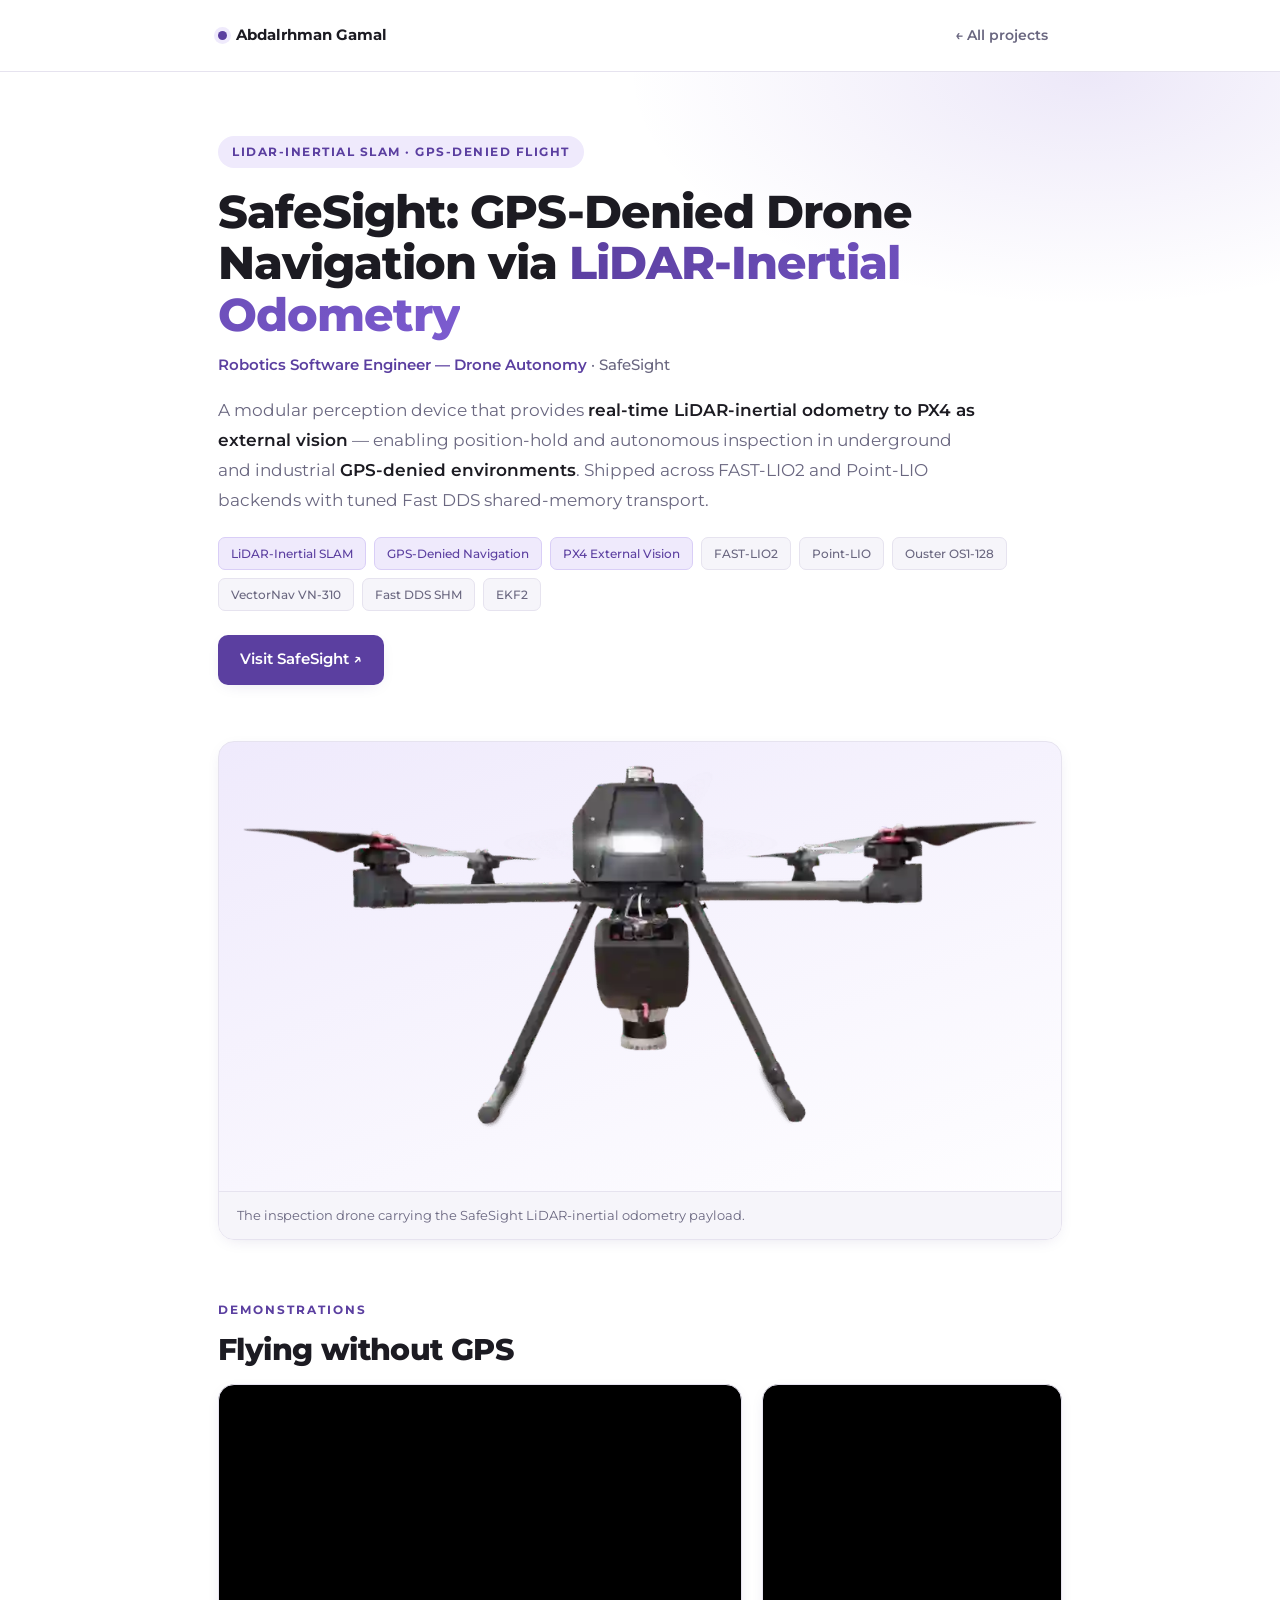
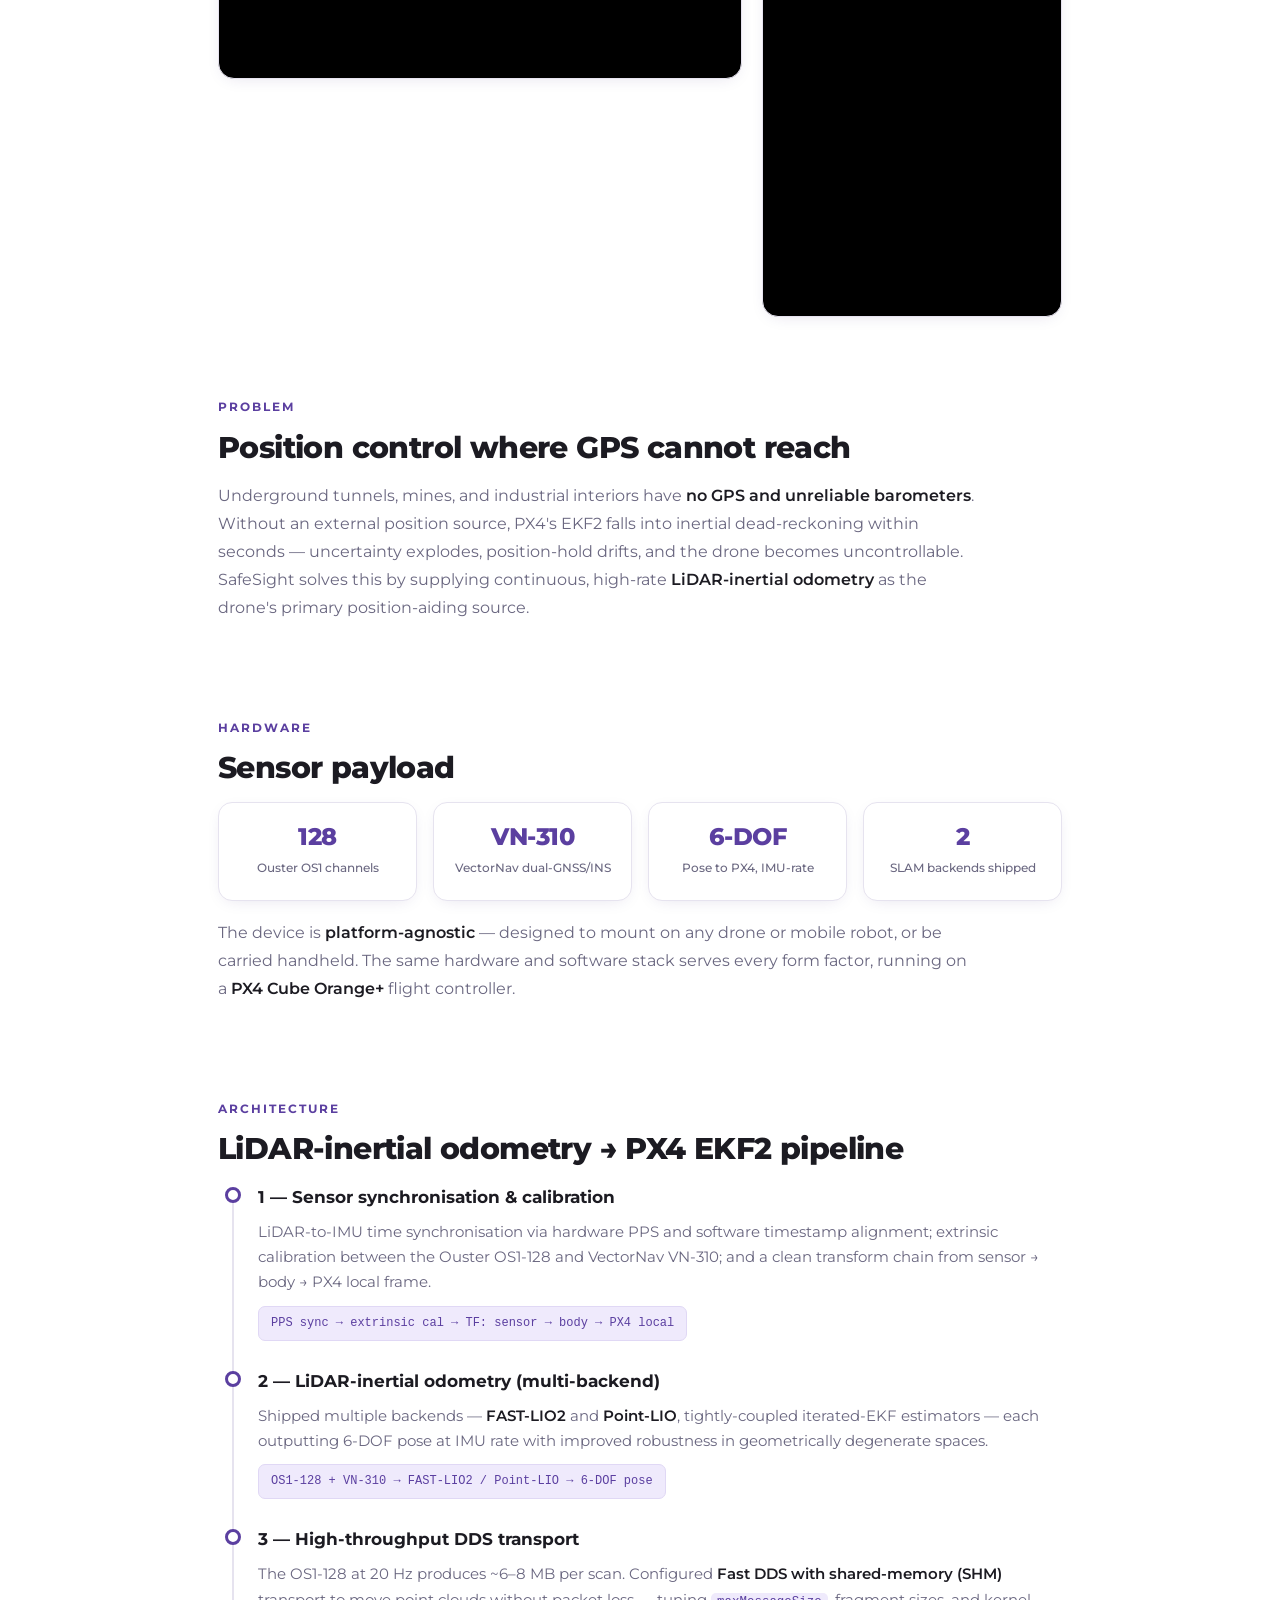
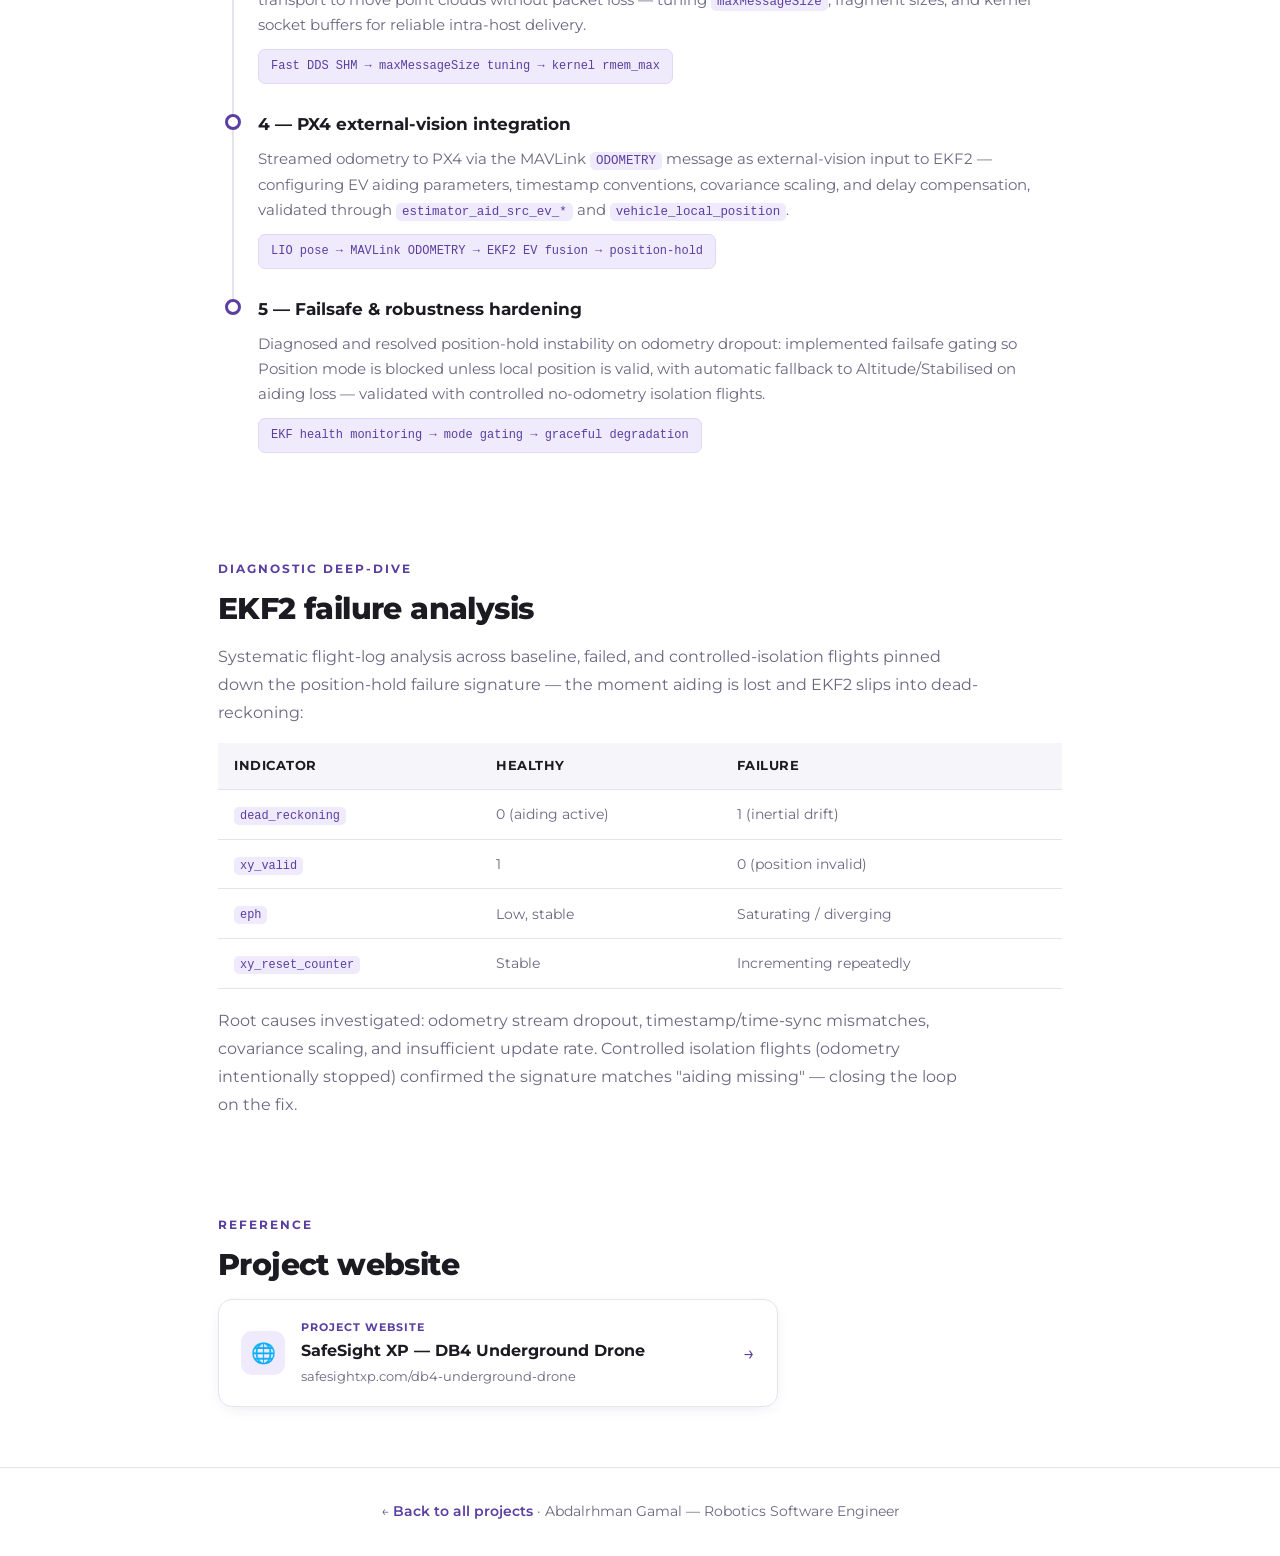
<file: projects/safesight/index.html>
<!DOCTYPE html>
<html lang="en">
<head>
<meta charset="UTF-8">
<meta name="viewport" content="width=device-width, initial-scale=1.0">
<title>SafeSight — GPS-Denied Drone Navigation via LiDAR-Inertial Odometry — Abdalrhman Gamal</title>
<meta name="description" content="Real-time LiDAR-inertial odometry feeding PX4 as external vision for position-hold and autonomous inspection in GPS-denied, underground environments. FAST-LIO2 / Point-LIO, Fast DDS SHM, EKF2 integration.">
<meta name="theme-color" content="#5b3fa0">
<link rel="preconnect" href="https://fonts.googleapis.com">
<link rel="preconnect" href="https://fonts.gstatic.com" crossorigin>
<link href="https://fonts.googleapis.com/css2?family=Montserrat:wght@400;500;600;700;800&display=swap" rel="stylesheet">
<style>
:root{
  --bg:#ffffff;--bg-alt:#f6f5fa;--border:#e6e3ef;--text:#1c1b22;--text-muted:#6a6780;
  --accent:#5b3fa0;--accent-2:#7c5cd0;--accent-soft:#efeafc;
  --shadow:0 12px 40px -12px rgba(46,26,110,.18);--shadow-sm:0 4px 18px -8px rgba(46,26,110,.18);
  --font:'Montserrat',-apple-system,BlinkMacSystemFont,'Segoe UI',Helvetica,Arial,sans-serif;
  --mono:'SFMono-Regular',Consolas,'Liberation Mono',monospace;--maxw:900px;
}
*,*::before,*::after{margin:0;padding:0;box-sizing:border-box}
html{scroll-behavior:smooth}
body{font-family:var(--font);background:var(--bg);color:var(--text);line-height:1.75;font-size:16px;-webkit-font-smoothing:antialiased;overflow-x:hidden}
a{color:inherit;text-decoration:none}
img{max-width:100%;display:block}
code{font-family:var(--mono);font-size:.86em;background:var(--accent-soft);color:var(--accent);padding:2px 6px;border-radius:5px}
.container{max-width:var(--maxw);margin:0 auto;padding:0 28px}

.pnav{position:sticky;top:0;z-index:50;background:rgba(255,255,255,.85);backdrop-filter:saturate(180%) blur(14px);border-bottom:1px solid var(--border)}
.pnav-inner{max-width:var(--maxw);margin:0 auto;padding:15px 28px;display:flex;align-items:center;justify-content:space-between}
.brand{font-weight:700;font-size:15px;display:flex;align-items:center;gap:9px}
.brand .dot{width:9px;height:9px;border-radius:50%;background:var(--accent);box-shadow:0 0 0 4px var(--accent-soft)}
.back{font-size:14px;font-weight:600;color:var(--text-muted);padding:8px 14px;border-radius:9px;transition:background .18s,color .18s}
.back:hover{background:var(--bg-alt);color:var(--accent)}

.phero{padding:64px 0 36px;position:relative}
.phero::before{content:"";position:absolute;inset:0;z-index:-1;background:radial-gradient(60% 60% at 85% 0%,rgba(124,92,208,.14),transparent 60%)}
.eyebrow{display:inline-block;font-size:11.5px;font-weight:700;letter-spacing:1.5px;text-transform:uppercase;color:var(--accent);background:var(--accent-soft);padding:6px 14px;border-radius:999px;margin-bottom:18px}
.phero h1{font-size:clamp(30px,5vw,46px);line-height:1.12;font-weight:800;letter-spacing:-1px;margin-bottom:12px}
.phero h1 .grad{background:linear-gradient(120deg,var(--accent),var(--accent-2));-webkit-background-clip:text;background-clip:text;color:transparent}
.role{font-size:15px;font-weight:600;color:var(--accent);margin-bottom:18px}
.role .client{color:var(--text-muted);font-weight:500}
.phero-sub{font-size:17px;color:var(--text-muted);max-width:760px;margin-bottom:22px}
.phero-sub strong{color:var(--text);font-weight:600}
.tags{display:flex;flex-wrap:wrap;gap:8px;margin-bottom:24px}
.tag{font-size:12px;font-weight:500;padding:5px 12px;border-radius:7px;background:var(--bg-alt);border:1px solid var(--border);color:var(--text-muted)}
.tag.hl{background:var(--accent-soft);border-color:#d9cef7;color:var(--accent)}
.hero-actions{display:flex;gap:12px;flex-wrap:wrap}
.btn{display:inline-flex;align-items:center;gap:8px;font-weight:600;font-size:14.5px;padding:12px 22px;border-radius:10px;transition:transform .18s,box-shadow .18s,background .18s,border-color .18s}
.btn-primary{background:var(--accent);color:#fff;box-shadow:var(--shadow-sm)}
.btn-primary:hover{background:var(--accent-2);transform:translateY(-2px);box-shadow:var(--shadow)}

section{padding:40px 0}
.section-label{font-size:11.5px;font-weight:700;letter-spacing:2px;text-transform:uppercase;color:var(--accent);margin-bottom:12px}
section h2{font-size:clamp(23px,3.4vw,30px);font-weight:800;letter-spacing:-.6px;line-height:1.2;margin-bottom:16px}
section p{color:var(--text-muted);margin-bottom:16px;max-width:760px}
section p strong{color:var(--text);font-weight:600}

figure{margin:20px 0;border:1px solid var(--border);border-radius:16px;overflow:hidden;box-shadow:var(--shadow-sm);background:linear-gradient(160deg,var(--accent-soft),#fff)}
figure img{width:100%;height:auto;display:block}
figure.cover img{max-height:460px;object-fit:contain;padding:20px}
figure figcaption{font-size:13px;color:var(--text-muted);padding:12px 18px;background:var(--bg-alt);border-top:1px solid var(--border)}

.videos{display:flex;gap:20px;flex-wrap:wrap;align-items:flex-start}
.vwrap{border-radius:16px;overflow:hidden;border:1px solid var(--border);box-shadow:var(--shadow-sm);background:#000}
.vwrap iframe{width:100%;height:100%;border:0;display:block}
.vwrap.wide{flex:1 1 420px;aspect-ratio:16/9}
.vwrap.tall{flex:0 0 300px;max-width:300px;aspect-ratio:9/16}
@media(max-width:520px){.vwrap.tall{flex:1 1 100%;max-width:100%}}

.metrics{display:grid;grid-template-columns:repeat(4,1fr);gap:16px;margin:6px 0 18px}
.metric-card{background:#fff;border:1px solid var(--border);border-radius:14px;padding:22px 14px;text-align:center;box-shadow:var(--shadow-sm)}
.metric-val{font-size:24px;font-weight:800;color:var(--accent);letter-spacing:-.5px;line-height:1}
.metric-label{font-size:12px;color:var(--text-muted);margin-top:8px;font-weight:500}

.pipeline{display:flex;flex-direction:column;position:relative;padding-left:6px}
.pstage{position:relative;padding:0 0 26px 34px}
.pstage::before{content:"";position:absolute;left:8px;top:6px;bottom:-6px;width:2px;background:var(--border)}
.pstage:last-child::before{display:none}
.pstage .dot{position:absolute;left:1px;top:4px;width:16px;height:16px;border-radius:50%;background:#fff;border:3px solid var(--accent);z-index:1}
.pstage h3{font-size:16.5px;font-weight:700;margin-bottom:8px}
.pstage p{font-size:14.5px;margin-bottom:10px;max-width:none}
.pstage .algo{display:inline-block;font-family:var(--mono);font-size:12px;color:var(--accent);background:var(--accent-soft);border:1px solid #e0d8f5;border-radius:7px;padding:6px 12px}

.table-wrap{overflow-x:auto;margin:8px 0 18px}
.data-table{width:100%;border-collapse:collapse;font-size:14px;min-width:520px}
.data-table th,.data-table td{text-align:left;padding:12px 16px;border-bottom:1px solid var(--border)}
.data-table thead th{background:var(--bg-alt);font-weight:700;color:var(--text);font-size:12.5px;text-transform:uppercase;letter-spacing:.5px}
.data-table td{color:var(--text-muted)}
.data-table code{font-size:.85em}

.ext-card{display:flex;align-items:center;gap:16px;background:#fff;border:1px solid var(--border);border-radius:14px;padding:18px 22px;box-shadow:var(--shadow-sm);transition:transform .18s,box-shadow .18s,border-color .18s;max-width:560px}
.ext-card:hover{transform:translateY(-2px);box-shadow:var(--shadow);border-color:var(--accent)}
.ext-icon{width:44px;height:44px;border-radius:11px;background:var(--accent-soft);display:flex;align-items:center;justify-content:center;font-size:20px;flex-shrink:0}
.ext-label{font-size:11px;font-weight:700;letter-spacing:1px;text-transform:uppercase;color:var(--accent)}
.ext-title{font-size:16px;font-weight:700}
.ext-url{font-size:13px;color:var(--text-muted)}
.ext-arrow{margin-left:auto;color:var(--accent);font-size:20px}

.pfoot{border-top:1px solid var(--border);padding:32px 0;text-align:center;color:var(--text-muted);font-size:13.5px;margin-top:20px}
.pfoot a{color:var(--accent);font-weight:600}

@media(max-width:720px){.metrics{grid-template-columns:repeat(2,1fr)}section{padding:32px 0}.phero{padding:44px 0 28px}}
</style>
</head>
<body>

<nav class="pnav">
  <div class="pnav-inner">
    <a href="../../index.html" class="brand"><span class="dot"></span>Abdalrhman Gamal</a>
    <a href="../../index.html#work" class="back">← All projects</a>
  </div>
</nav>

<header class="phero">
  <div class="container">
    <span class="eyebrow">LiDAR-Inertial SLAM · GPS-Denied Flight</span>
    <h1>SafeSight: GPS-Denied Drone Navigation via <span class="grad">LiDAR-Inertial Odometry</span></h1>
    <div class="role">Robotics Software Engineer — Drone Autonomy <span class="client">· SafeSight</span></div>
    <p class="phero-sub">
      A modular perception device that provides <strong>real-time LiDAR-inertial odometry to PX4 as
      external vision</strong> — enabling position-hold and autonomous inspection in underground and
      industrial <strong>GPS-denied environments</strong>. Shipped across FAST-LIO2 and Point-LIO backends
      with tuned Fast DDS shared-memory transport.
    </p>
    <div class="tags">
      <span class="tag hl">LiDAR-Inertial SLAM</span>
      <span class="tag hl">GPS-Denied Navigation</span>
      <span class="tag hl">PX4 External Vision</span>
      <span class="tag">FAST-LIO2</span>
      <span class="tag">Point-LIO</span>
      <span class="tag">Ouster OS1-128</span>
      <span class="tag">VectorNav VN-310</span>
      <span class="tag">Fast DDS SHM</span>
      <span class="tag">EKF2</span>
    </div>
    <div class="hero-actions">
      <a href="https://safesightxp.com/db4-underground-drone/" target="_blank" rel="noopener" class="btn btn-primary">Visit SafeSight ↗</a>
    </div>
  </div>
</header>

<!-- COVER -->
<div class="container">
  <figure class="cover">
    <img src="image.png" alt="SafeSight inspection drone with the LiDAR-inertial odometry payload">
    <figcaption>The inspection drone carrying the SafeSight LiDAR-inertial odometry payload.</figcaption>
  </figure>
</div>

<!-- DEMOS -->
<section>
  <div class="container">
    <div class="section-label">Demonstrations</div>
    <h2>Flying without GPS</h2>
    <div class="videos">
      <div class="vwrap wide">
        <iframe src="https://www.youtube.com/embed/YtKNlk8gLaw" title="SafeSight — in-environment flight" allow="accelerometer; autoplay; clipboard-write; encrypted-media; gyroscope; picture-in-picture; web-share" allowfullscreen loading="lazy"></iframe>
      </div>
      <div class="vwrap tall">
        <iframe src="https://www.youtube.com/embed/VmpVNSg6g0A" title="SafeSight — flight short" allow="accelerometer; autoplay; clipboard-write; encrypted-media; gyroscope; picture-in-picture; web-share" allowfullscreen loading="lazy"></iframe>
      </div>
    </div>
  </div>
</section>

<!-- PROBLEM -->
<section>
  <div class="container">
    <div class="section-label">Problem</div>
    <h2>Position control where GPS cannot reach</h2>
    <p>
      Underground tunnels, mines, and industrial interiors have <strong>no GPS and unreliable
      barometers</strong>. Without an external position source, PX4's EKF2 falls into inertial
      dead-reckoning within seconds — uncertainty explodes, position-hold drifts, and the drone becomes
      uncontrollable. SafeSight solves this by supplying continuous, high-rate <strong>LiDAR-inertial
      odometry</strong> as the drone's primary position-aiding source.
    </p>
  </div>
</section>

<!-- HARDWARE -->
<section>
  <div class="container">
    <div class="section-label">Hardware</div>
    <h2>Sensor payload</h2>
    <div class="metrics">
      <div class="metric-card"><div class="metric-val">128</div><div class="metric-label">Ouster OS1 channels</div></div>
      <div class="metric-card"><div class="metric-val">VN-310</div><div class="metric-label">VectorNav dual-GNSS/INS</div></div>
      <div class="metric-card"><div class="metric-val">6-DOF</div><div class="metric-label">Pose to PX4, IMU-rate</div></div>
      <div class="metric-card"><div class="metric-val">2</div><div class="metric-label">SLAM backends shipped</div></div>
    </div>
    <p>
      The device is <strong>platform-agnostic</strong> — designed to mount on any drone or mobile robot,
      or be carried handheld. The same hardware and software stack serves every form factor, running on a
      <strong>PX4 Cube Orange+</strong> flight controller.
    </p>
  </div>
</section>

<!-- ARCHITECTURE -->
<section>
  <div class="container">
    <div class="section-label">Architecture</div>
    <h2>LiDAR-inertial odometry → PX4 EKF2 pipeline</h2>
    <div class="pipeline">
      <div class="pstage"><span class="dot"></span>
        <h3>1 — Sensor synchronisation &amp; calibration</h3>
        <p>LiDAR-to-IMU time synchronisation via hardware PPS and software timestamp alignment; extrinsic calibration between the Ouster OS1-128 and VectorNav VN-310; and a clean transform chain from sensor → body → PX4 local frame.</p>
        <span class="algo">PPS sync → extrinsic cal → TF: sensor → body → PX4 local</span>
      </div>
      <div class="pstage"><span class="dot"></span>
        <h3>2 — LiDAR-inertial odometry (multi-backend)</h3>
        <p>Shipped multiple backends — <strong>FAST-LIO2</strong> and <strong>Point-LIO</strong>, tightly-coupled iterated-EKF estimators — each outputting 6-DOF pose at IMU rate with improved robustness in geometrically degenerate spaces.</p>
        <span class="algo">OS1-128 + VN-310 → FAST-LIO2 / Point-LIO → 6-DOF pose</span>
      </div>
      <div class="pstage"><span class="dot"></span>
        <h3>3 — High-throughput DDS transport</h3>
        <p>The OS1-128 at 20 Hz produces ~6–8 MB per scan. Configured <strong>Fast DDS with shared-memory (SHM)</strong> transport to move point clouds without packet loss — tuning <code>maxMessageSize</code>, fragment sizes, and kernel socket buffers for reliable intra-host delivery.</p>
        <span class="algo">Fast DDS SHM → maxMessageSize tuning → kernel rmem_max</span>
      </div>
      <div class="pstage"><span class="dot"></span>
        <h3>4 — PX4 external-vision integration</h3>
        <p>Streamed odometry to PX4 via the MAVLink <code>ODOMETRY</code> message as external-vision input to EKF2 — configuring EV aiding parameters, timestamp conventions, covariance scaling, and delay compensation, validated through <code>estimator_aid_src_ev_*</code> and <code>vehicle_local_position</code>.</p>
        <span class="algo">LIO pose → MAVLink ODOMETRY → EKF2 EV fusion → position-hold</span>
      </div>
      <div class="pstage"><span class="dot"></span>
        <h3>5 — Failsafe &amp; robustness hardening</h3>
        <p>Diagnosed and resolved position-hold instability on odometry dropout: implemented failsafe gating so Position mode is blocked unless local position is valid, with automatic fallback to Altitude/Stabilised on aiding loss — validated with controlled no-odometry isolation flights.</p>
        <span class="algo">EKF health monitoring → mode gating → graceful degradation</span>
      </div>
    </div>
  </div>
</section>

<!-- DIAGNOSTICS -->
<section>
  <div class="container">
    <div class="section-label">Diagnostic Deep-Dive</div>
    <h2>EKF2 failure analysis</h2>
    <p>
      Systematic flight-log analysis across baseline, failed, and controlled-isolation flights pinned down
      the position-hold failure signature — the moment aiding is lost and EKF2 slips into dead-reckoning:
    </p>
    <div class="table-wrap">
      <table class="data-table">
        <thead><tr><th>Indicator</th><th>Healthy</th><th>Failure</th></tr></thead>
        <tbody>
          <tr><td><code>dead_reckoning</code></td><td>0 (aiding active)</td><td>1 (inertial drift)</td></tr>
          <tr><td><code>xy_valid</code></td><td>1</td><td>0 (position invalid)</td></tr>
          <tr><td><code>eph</code></td><td>Low, stable</td><td>Saturating / diverging</td></tr>
          <tr><td><code>xy_reset_counter</code></td><td>Stable</td><td>Incrementing repeatedly</td></tr>
        </tbody>
      </table>
    </div>
    <p>
      Root causes investigated: odometry stream dropout, timestamp/time-sync mismatches, covariance scaling,
      and insufficient update rate. Controlled isolation flights (odometry intentionally stopped) confirmed
      the signature matches "aiding missing" — closing the loop on the fix.
    </p>
  </div>
</section>

<!-- REFERENCE -->
<section>
  <div class="container">
    <div class="section-label">Reference</div>
    <h2>Project website</h2>
    <a href="https://safesightxp.com/db4-underground-drone/" target="_blank" rel="noopener" class="ext-card">
      <div class="ext-icon">🌐</div>
      <div>
        <div class="ext-label">Project Website</div>
        <div class="ext-title">SafeSight XP — DB4 Underground Drone</div>
        <div class="ext-url">safesightxp.com/db4-underground-drone</div>
      </div>
      <div class="ext-arrow">→</div>
    </a>
  </div>
</section>

<footer class="pfoot">
  <div class="container">← <a href="../../index.html#work">Back to all projects</a> · Abdalrhman Gamal — Robotics Software Engineer</div>
</footer>

</body>
</html>
</file>
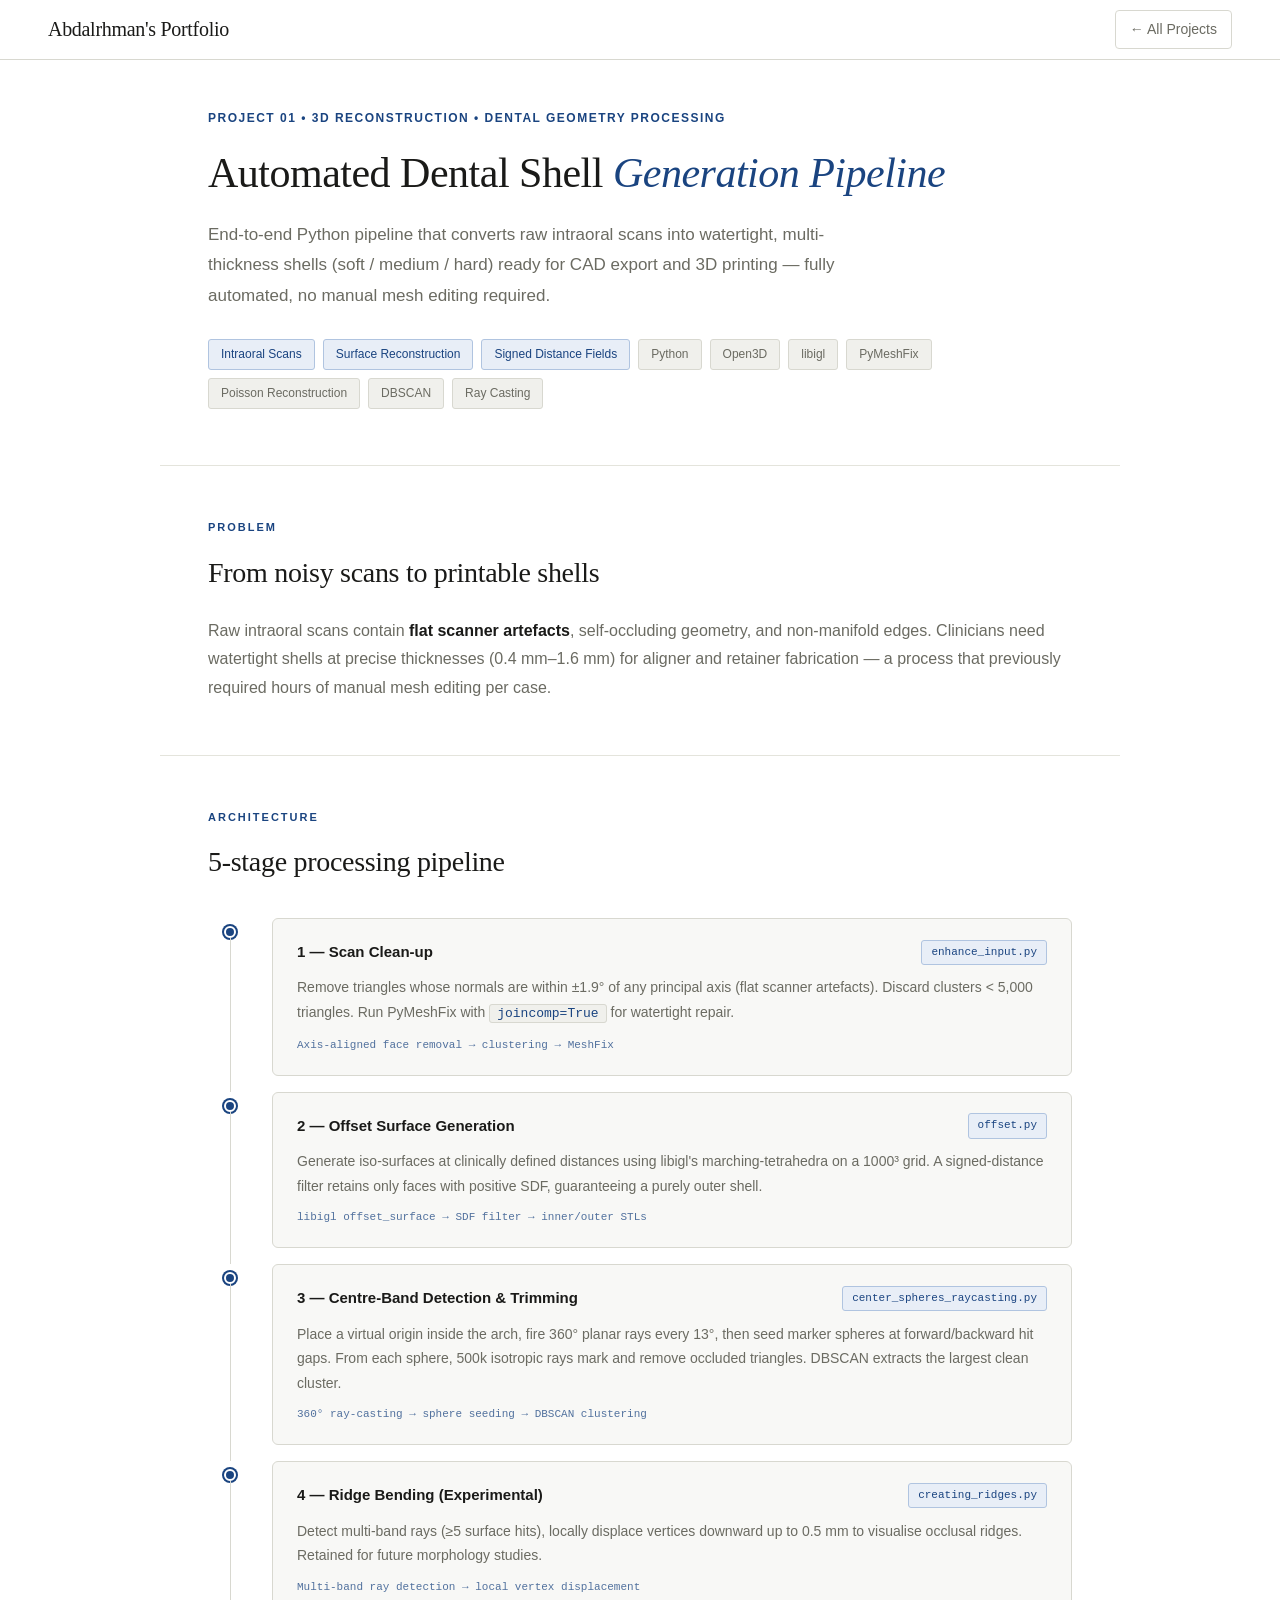
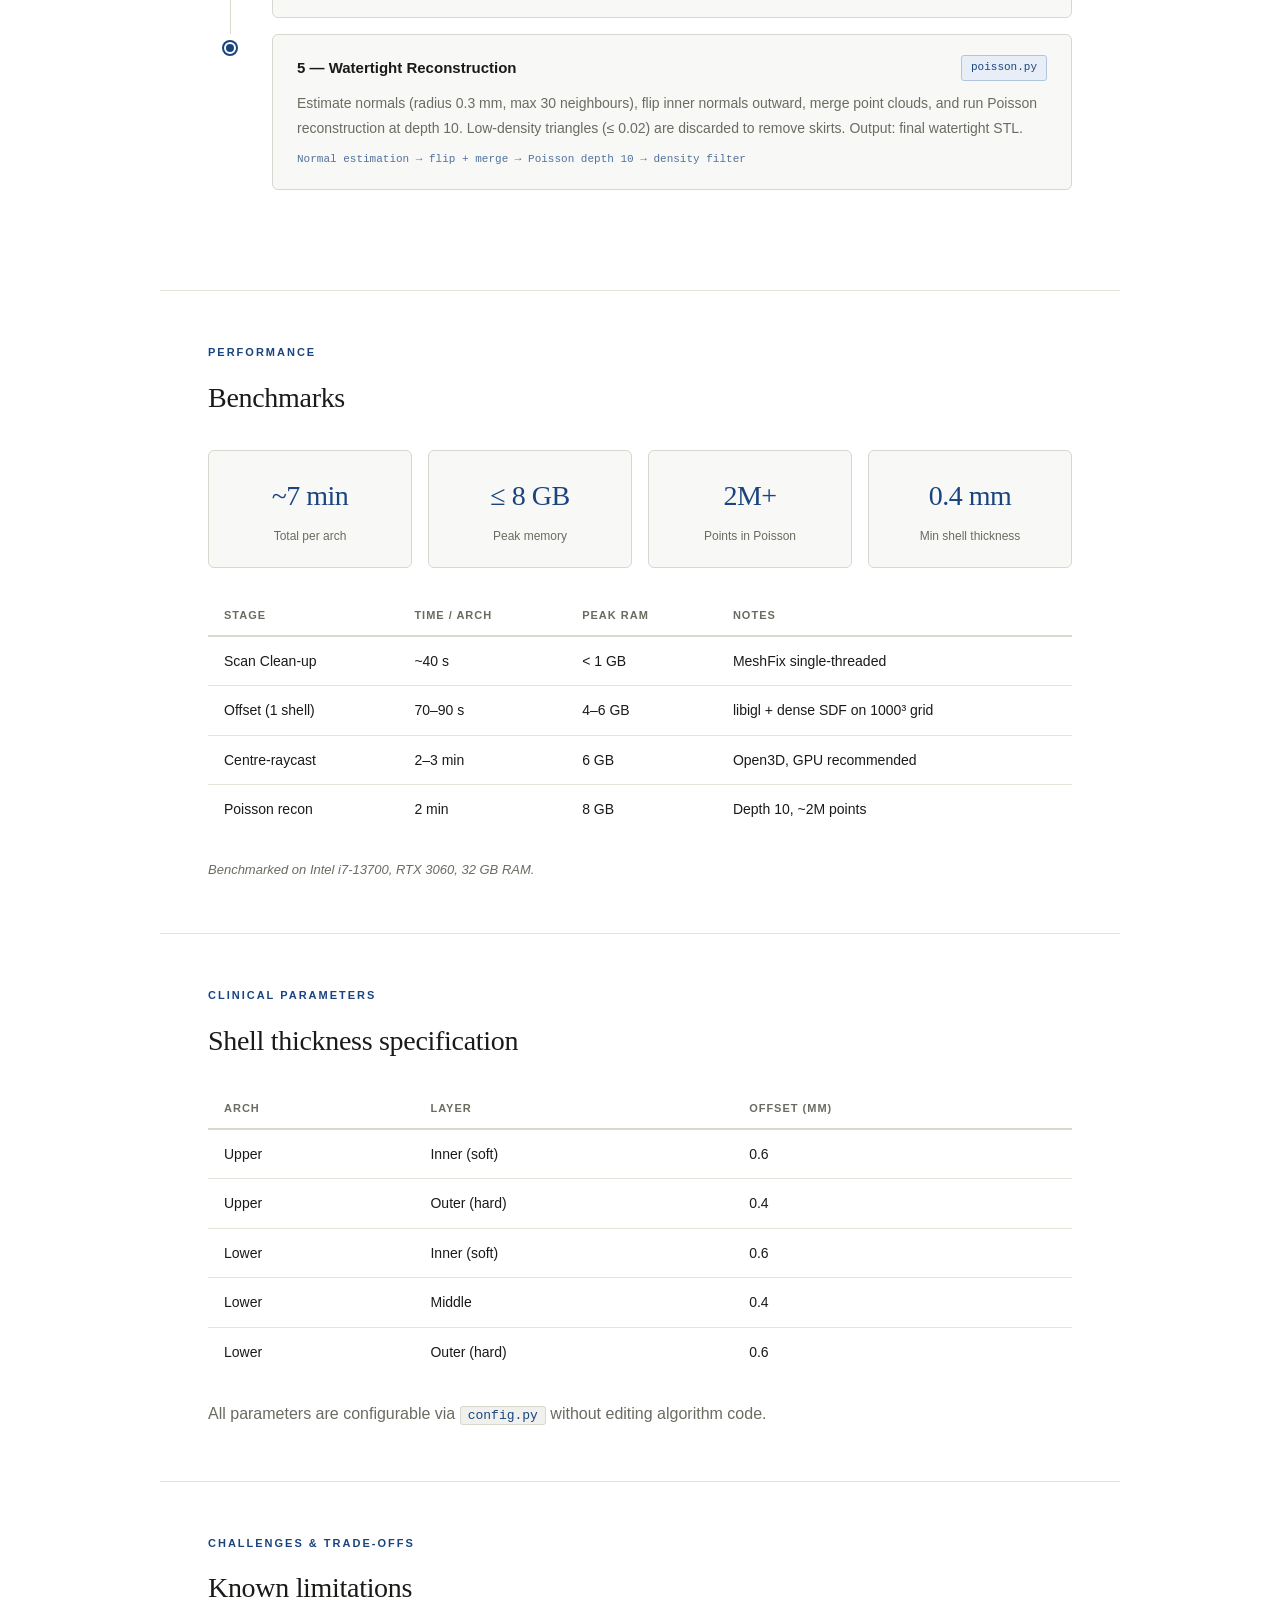
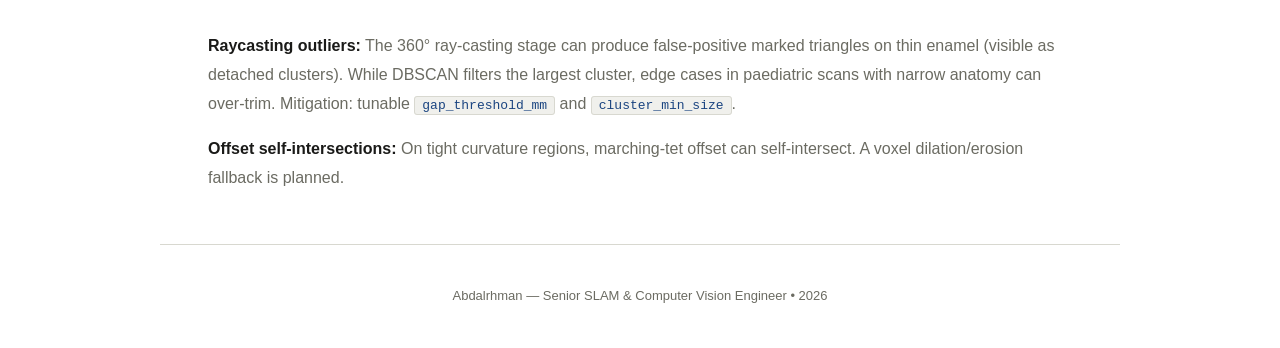
<file: project1.html>
<!DOCTYPE html>
<html lang="en">
<head>
<meta charset="UTF-8">
<meta name="viewport" content="width=device-width, initial-scale=1.0">
<title>Project 1 — Dental Shell Generation Pipeline</title>

<link rel="stylesheet" href="style.css">
</head>
<body>

<nav>
  <a href="index.html" class="logo">Abdalrhman's Portfolio</a>
  <a href="index.html" class="back">← All Projects</a>
</nav>

<div class="hero">
  <div class="hero-label">Project 01 &bull; 3D Reconstruction &bull; Dental Geometry Processing</div>
  <h1>Automated Dental Shell <em>Generation Pipeline</em></h1>
  <p class="hero-sub">
    End-to-end Python pipeline that converts raw intraoral scans into watertight, multi-thickness
    shells (soft / medium / hard) ready for CAD export and 3D printing — fully automated,
    no manual mesh editing required.
  </p>
  <div class="tags">
    <span class="tag highlight">Intraoral Scans</span>
    <span class="tag highlight">Surface Reconstruction</span>
    <span class="tag highlight">Signed Distance Fields</span>
    <span class="tag">Python</span>
    <span class="tag">Open3D</span>
    <span class="tag">libigl</span>
    <span class="tag">PyMeshFix</span>
    <span class="tag">Poisson Reconstruction</span>
    <span class="tag">DBSCAN</span>
    <span class="tag">Ray Casting</span>
  </div>
</div>

<section>
  <div class="section-label">Problem</div>
  <h2>From noisy scans to printable shells</h2>
  <p>
    Raw intraoral scans contain <strong>flat scanner artefacts</strong>, self-occluding geometry,
    and non-manifold edges. Clinicians need watertight shells at precise thicknesses
    (0.4 mm–1.6 mm) for aligner and retainer fabrication — a process that previously required
    hours of manual mesh editing per case.
  </p>
</section>

<section>
  <div class="section-label">Architecture</div>
  <h2>5-stage processing pipeline</h2>
  <div class="pipeline">
    <div class="pipeline-stage">
      <div class="line-col"><div class="dot"></div><div class="connector"></div></div>
      <div class="stage-content">
        <div class="stage-header">
          <span class="stage-title">1 — Scan Clean-up</span>
          <span class="stage-script">enhance_input.py</span>
        </div>
        <div class="stage-desc">
          Remove triangles whose normals are within ±1.9° of any principal axis (flat scanner artefacts).
          Discard clusters &lt; 5,000 triangles. Run PyMeshFix with <code>joincomp=True</code> for watertight repair.
        </div>
        <div class="stage-algo">Axis-aligned face removal → clustering → MeshFix</div>
      </div>
    </div>
    <div class="pipeline-stage">
      <div class="line-col"><div class="dot"></div><div class="connector"></div></div>
      <div class="stage-content">
        <div class="stage-header">
          <span class="stage-title">2 — Offset Surface Generation</span>
          <span class="stage-script">offset.py</span>
        </div>
        <div class="stage-desc">
          Generate iso-surfaces at clinically defined distances using libigl's marching-tetrahedra
          on a 1000³ grid. A signed-distance filter retains only faces with positive SDF,
          guaranteeing a purely outer shell.
        </div>
        <div class="stage-algo">libigl offset_surface → SDF filter → inner/outer STLs</div>
      </div>
    </div>
    <div class="pipeline-stage">
      <div class="line-col"><div class="dot"></div><div class="connector"></div></div>
      <div class="stage-content">
        <div class="stage-header">
          <span class="stage-title">3 — Centre-Band Detection & Trimming</span>
          <span class="stage-script">center_spheres_raycasting.py</span>
        </div>
        <div class="stage-desc">
          Place a virtual origin inside the arch, fire 360° planar rays every 13°, then
          seed marker spheres at forward/backward hit gaps. From each sphere, 500k isotropic
          rays mark and remove occluded triangles. DBSCAN extracts the largest clean cluster.
        </div>
        <div class="stage-algo">360° ray-casting → sphere seeding → DBSCAN clustering</div>
      </div>
    </div>
    <div class="pipeline-stage">
      <div class="line-col"><div class="dot"></div><div class="connector"></div></div>
      <div class="stage-content">
        <div class="stage-header">
          <span class="stage-title">4 — Ridge Bending (Experimental)</span>
          <span class="stage-script">creating_ridges.py</span>
        </div>
        <div class="stage-desc">
          Detect multi-band rays (≥5 surface hits), locally displace vertices downward up to
          0.5 mm to visualise occlusal ridges. Retained for future morphology studies.
        </div>
        <div class="stage-algo">Multi-band ray detection → local vertex displacement</div>
      </div>
    </div>
    <div class="pipeline-stage">
      <div class="line-col"><div class="dot"></div><div class="connector"></div></div>
      <div class="stage-content">
        <div class="stage-header">
          <span class="stage-title">5 — Watertight Reconstruction</span>
          <span class="stage-script">poisson.py</span>
        </div>
        <div class="stage-desc">
          Estimate normals (radius 0.3 mm, max 30 neighbours), flip inner normals outward,
          merge point clouds, and run Poisson reconstruction at depth 10. Low-density
          triangles (≤ 0.02) are discarded to remove skirts. Output: final watertight STL.
        </div>
        <div class="stage-algo">Normal estimation → flip + merge → Poisson depth 10 → density filter</div>
      </div>
    </div>
  </div>
</section>


<section>
  <div class="section-label">Performance</div>
  <h2>Benchmarks</h2>
  <div class="metrics">
    <div class="metric-card">
      <div class="metric-val">~7 min</div>
      <div class="metric-label">Total per arch</div>
    </div>
    <div class="metric-card">
      <div class="metric-val">≤ 8 GB</div>
      <div class="metric-label">Peak memory</div>
    </div>
    <div class="metric-card">
      <div class="metric-val">2M+</div>
      <div class="metric-label">Points in Poisson</div>
    </div>
    <div class="metric-card">
      <div class="metric-val">0.4 mm</div>
      <div class="metric-label">Min shell thickness</div>
    </div>
  </div>
  <table class="data-table">
    <thead><tr><th>Stage</th><th>Time / arch</th><th>Peak RAM</th><th>Notes</th></tr></thead>
    <tbody>
      <tr><td>Scan Clean-up</td><td>~40 s</td><td>&lt; 1 GB</td><td>MeshFix single-threaded</td></tr>
      <tr><td>Offset (1 shell)</td><td>70–90 s</td><td>4–6 GB</td><td>libigl + dense SDF on 1000³ grid</td></tr>
      <tr><td>Centre-raycast</td><td>2–3 min</td><td>6 GB</td><td>Open3D, GPU recommended</td></tr>
      <tr><td>Poisson recon</td><td>2 min</td><td>8 GB</td><td>Depth 10, ~2M points</td></tr>
    </tbody>
  </table>
  <p style="font-size: 13px; color: var(--text-muted); font-style: italic;">
    Benchmarked on Intel i7-13700, RTX 3060, 32 GB RAM.
  </p>
</section>

<section>
  <div class="section-label">Clinical Parameters</div>
  <h2>Shell thickness specification</h2>
  <table class="data-table">
    <thead><tr><th>Arch</th><th>Layer</th><th>Offset (mm)</th></tr></thead>
    <tbody>
      <tr><td>Upper</td><td>Inner (soft)</td><td>0.6</td></tr>
      <tr><td>Upper</td><td>Outer (hard)</td><td>0.4</td></tr>
      <tr><td>Lower</td><td>Inner (soft)</td><td>0.6</td></tr>
      <tr><td>Lower</td><td>Middle</td><td>0.4</td></tr>
      <tr><td>Lower</td><td>Outer (hard)</td><td>0.6</td></tr>
    </tbody>
  </table>
  <p>All parameters are configurable via <code>config.py</code> without editing algorithm code.</p>
</section>

<section>
  <div class="section-label">Challenges & Trade-offs</div>
  <h2>Known limitations</h2>
  <p>
    <strong>Raycasting outliers:</strong> The 360° ray-casting stage can produce false-positive
    marked triangles on thin enamel (visible as detached clusters). While DBSCAN filters the
    largest cluster, edge cases in paediatric scans with narrow anatomy can over-trim.
    Mitigation: tunable <code>gap_threshold_mm</code> and <code>cluster_min_size</code>.
  </p>
  <p>
    <strong>Offset self-intersections:</strong> On tight curvature regions, marching-tet offset
    can self-intersect. A voxel dilation/erosion fallback is planned.
  </p>
</section>

<footer>Abdalrhman — Senior SLAM & Computer Vision Engineer &bull; 2026</footer>
</body>
</html>
</file>
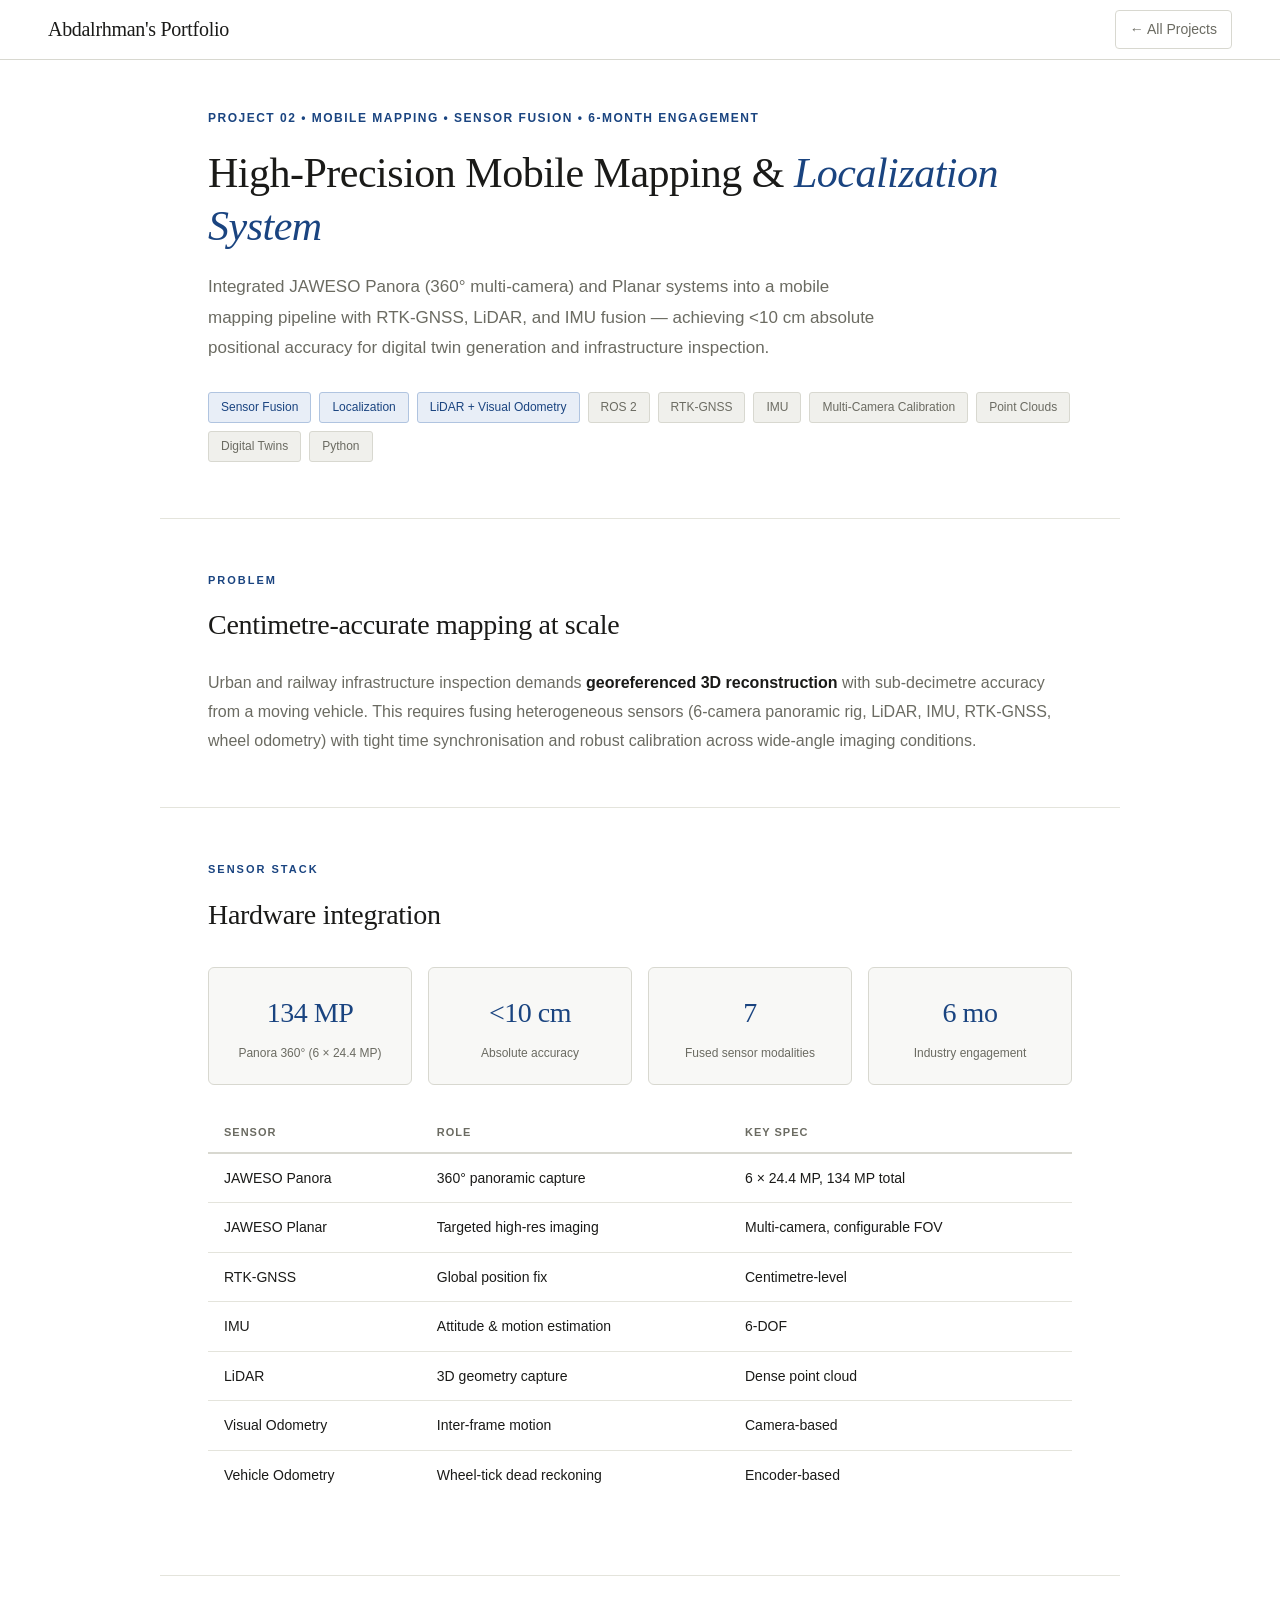
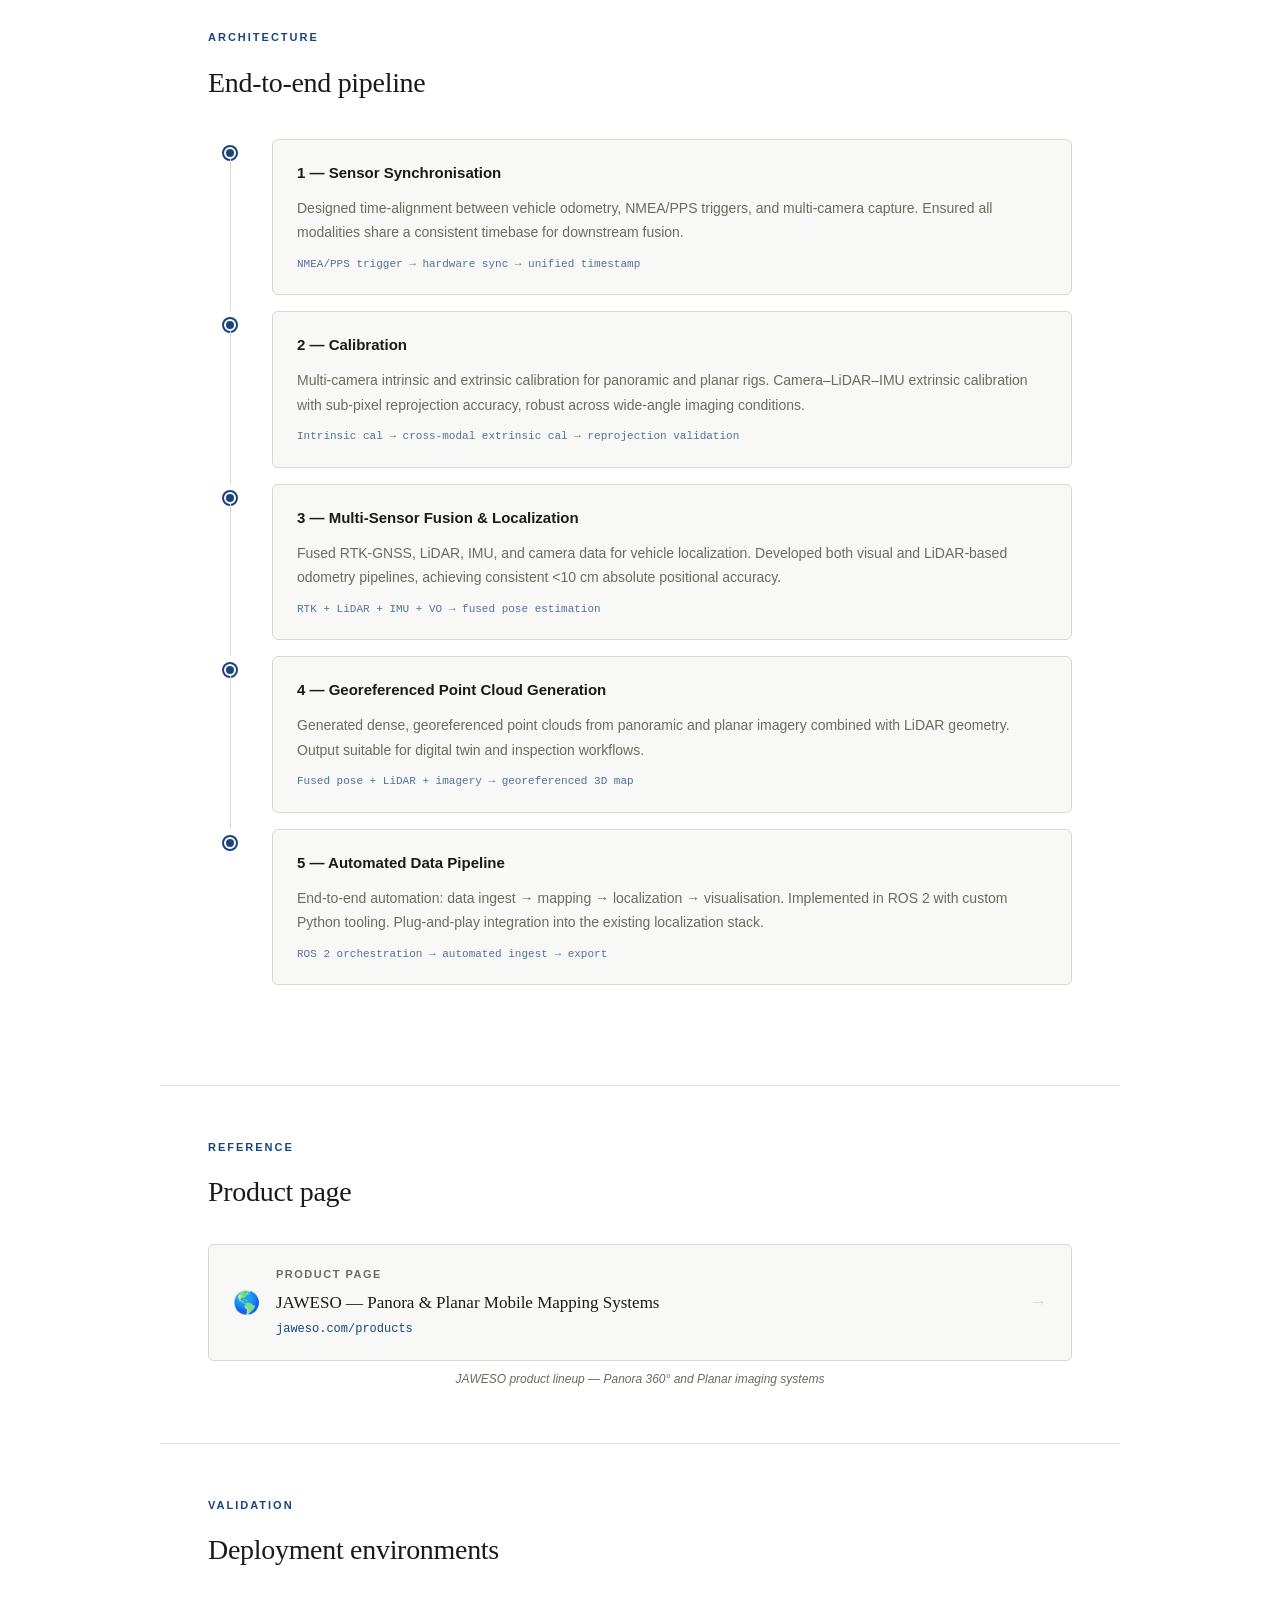
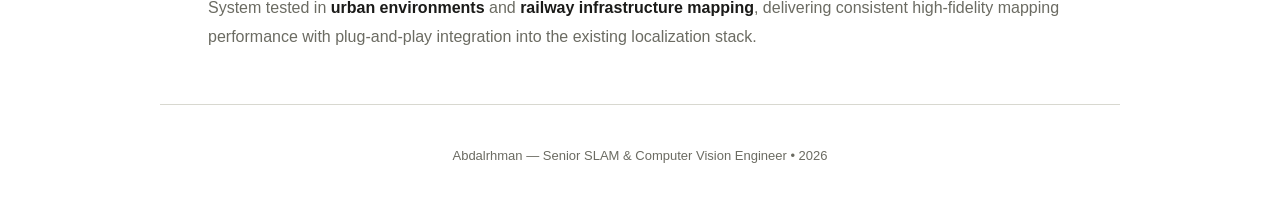
<file: project2.html>
<!DOCTYPE html>
<html lang="en">
<head>
<meta charset="UTF-8">
<meta name="viewport" content="width=device-width, initial-scale=1.0">
<title>Project 2 — Mobile Mapping & Localization (JAWESO)</title>

<link rel="stylesheet" href="style.css">
</head>
<body>

<nav>
  <a href="index.html" class="logo">Abdalrhman's Portfolio</a>
  <a href="index.html" class="back">← All Projects</a>
</nav>

<div class="hero">
  <div class="hero-label">Project 02 &bull; Mobile Mapping &bull; Sensor Fusion &bull; 6-Month Engagement</div>
  <h1>High-Precision Mobile Mapping & <em>Localization System</em></h1>
  <p class="hero-sub">
    Integrated JAWESO Panora (360° multi-camera) and Planar systems into a mobile mapping pipeline
    with RTK-GNSS, LiDAR, and IMU fusion — achieving &lt;10 cm absolute positional accuracy
    for digital twin generation and infrastructure inspection.
  </p>
  <div class="tags">
    <span class="tag highlight">Sensor Fusion</span>
    <span class="tag highlight">Localization</span>
    <span class="tag highlight">LiDAR + Visual Odometry</span>
    <span class="tag">ROS 2</span>
    <span class="tag">RTK-GNSS</span>
    <span class="tag">IMU</span>
    <span class="tag">Multi-Camera Calibration</span>
    <span class="tag">Point Clouds</span>
    <span class="tag">Digital Twins</span>
    <span class="tag">Python</span>
  </div>
</div>

<section>
  <div class="section-label">Problem</div>
  <h2>Centimetre-accurate mapping at scale</h2>
  <p>
    Urban and railway infrastructure inspection demands <strong>georeferenced 3D reconstruction</strong>
    with sub-decimetre accuracy from a moving vehicle. This requires fusing heterogeneous sensors
    (6-camera panoramic rig, LiDAR, IMU, RTK-GNSS, wheel odometry) with tight time synchronisation
    and robust calibration across wide-angle imaging conditions.
  </p>
</section>

<section>
  <div class="section-label">Sensor Stack</div>
  <h2>Hardware integration</h2>
  <div class="metrics">
    <div class="metric-card">
      <div class="metric-val">134 MP</div>
      <div class="metric-label">Panora 360° (6 × 24.4 MP)</div>
    </div>
    <div class="metric-card">
      <div class="metric-val">&lt;10 cm</div>
      <div class="metric-label">Absolute accuracy</div>
    </div>
    <div class="metric-card">
      <div class="metric-val">7</div>
      <div class="metric-label">Fused sensor modalities</div>
    </div>
    <div class="metric-card">
      <div class="metric-val">6 mo</div>
      <div class="metric-label">Industry engagement</div>
    </div>
  </div>
  <table class="data-table">
    <thead><tr><th>Sensor</th><th>Role</th><th>Key Spec</th></tr></thead>
    <tbody>
      <tr><td>JAWESO Panora</td><td>360° panoramic capture</td><td>6 × 24.4 MP, 134 MP total</td></tr>
      <tr><td>JAWESO Planar</td><td>Targeted high-res imaging</td><td>Multi-camera, configurable FOV</td></tr>
      <tr><td>RTK-GNSS</td><td>Global position fix</td><td>Centimetre-level</td></tr>
      <tr><td>IMU</td><td>Attitude & motion estimation</td><td>6-DOF</td></tr>
      <tr><td>LiDAR</td><td>3D geometry capture</td><td>Dense point cloud</td></tr>
      <tr><td>Visual Odometry</td><td>Inter-frame motion</td><td>Camera-based</td></tr>
      <tr><td>Vehicle Odometry</td><td>Wheel-tick dead reckoning</td><td>Encoder-based</td></tr>
    </tbody>
  </table>
</section>

<section>
  <div class="section-label">Architecture</div>
  <h2>End-to-end pipeline</h2>
  <div class="pipeline">
    <div class="pipeline-stage">
      <div class="line-col"><div class="dot"></div><div class="connector"></div></div>
      <div class="stage-content">
        <div class="stage-header">
          <span class="stage-title">1 — Sensor Synchronisation</span>
        </div>
        <div class="stage-desc">
          Designed time-alignment between vehicle odometry, NMEA/PPS triggers, and multi-camera
          capture. Ensured all modalities share a consistent timebase for downstream fusion.
        </div>
        <div class="stage-algo">NMEA/PPS trigger → hardware sync → unified timestamp</div>
      </div>
    </div>
    <div class="pipeline-stage">
      <div class="line-col"><div class="dot"></div><div class="connector"></div></div>
      <div class="stage-content">
        <div class="stage-header">
          <span class="stage-title">2 — Calibration</span>
        </div>
        <div class="stage-desc">
          Multi-camera intrinsic and extrinsic calibration for panoramic and planar rigs.
          Camera–LiDAR–IMU extrinsic calibration with sub-pixel reprojection accuracy,
          robust across wide-angle imaging conditions.
        </div>
        <div class="stage-algo">Intrinsic cal → cross-modal extrinsic cal → reprojection validation</div>
      </div>
    </div>
    <div class="pipeline-stage">
      <div class="line-col"><div class="dot"></div><div class="connector"></div></div>
      <div class="stage-content">
        <div class="stage-header">
          <span class="stage-title">3 — Multi-Sensor Fusion & Localization</span>
        </div>
        <div class="stage-desc">
          Fused RTK-GNSS, LiDAR, IMU, and camera data for vehicle localization.
          Developed both visual and LiDAR-based odometry pipelines, achieving consistent
          &lt;10 cm absolute positional accuracy.
        </div>
        <div class="stage-algo">RTK + LiDAR + IMU + VO → fused pose estimation</div>
      </div>
    </div>
    <div class="pipeline-stage">
      <div class="line-col"><div class="dot"></div><div class="connector"></div></div>
      <div class="stage-content">
        <div class="stage-header">
          <span class="stage-title">4 — Georeferenced Point Cloud Generation</span>
        </div>
        <div class="stage-desc">
          Generated dense, georeferenced point clouds from panoramic and planar imagery
          combined with LiDAR geometry. Output suitable for digital twin and inspection workflows.
        </div>
        <div class="stage-algo">Fused pose + LiDAR + imagery → georeferenced 3D map</div>
      </div>
    </div>
    <div class="pipeline-stage">
      <div class="line-col"><div class="dot"></div><div class="connector"></div></div>
      <div class="stage-content">
        <div class="stage-header">
          <span class="stage-title">5 — Automated Data Pipeline</span>
        </div>
        <div class="stage-desc">
          End-to-end automation: data ingest → mapping → localization → visualisation.
          Implemented in ROS 2 with custom Python tooling. Plug-and-play integration
          into the existing localization stack.
        </div>
        <div class="stage-algo">ROS 2 orchestration → automated ingest → export</div>
      </div>
    </div>
  </div>
</section>

<section>
  <div class="section-label">Reference</div>
  <h2>Product page</h2>
  <a href="https://www.jaweso.com/products" target="_blank" rel="noopener" class="ext-link-card">
    <div class="ext-link-icon">&#127758;</div>
    <div class="ext-link-body">
      <div class="ext-link-label">Product Page</div>
      <div class="ext-link-title">JAWESO — Panora &amp; Planar Mobile Mapping Systems</div>
      <div class="ext-link-url">jaweso.com/products</div>
    </div>
    <div class="ext-link-arrow">&#8594;</div>
  </a>
  <p class="video-caption">JAWESO product lineup — Panora 360&deg; and Planar imaging systems</p>
</section>

<section>
  <div class="section-label">Validation</div>
  <h2>Deployment environments</h2>
  <p>
    System tested in <strong>urban environments</strong> and <strong>railway infrastructure mapping</strong>,
    delivering consistent high-fidelity mapping performance with plug-and-play integration
    into the existing localization stack.
  </p>
</section>

<footer>Abdalrhman — Senior SLAM & Computer Vision Engineer &bull; 2026</footer>
</body>
</html>
</file>
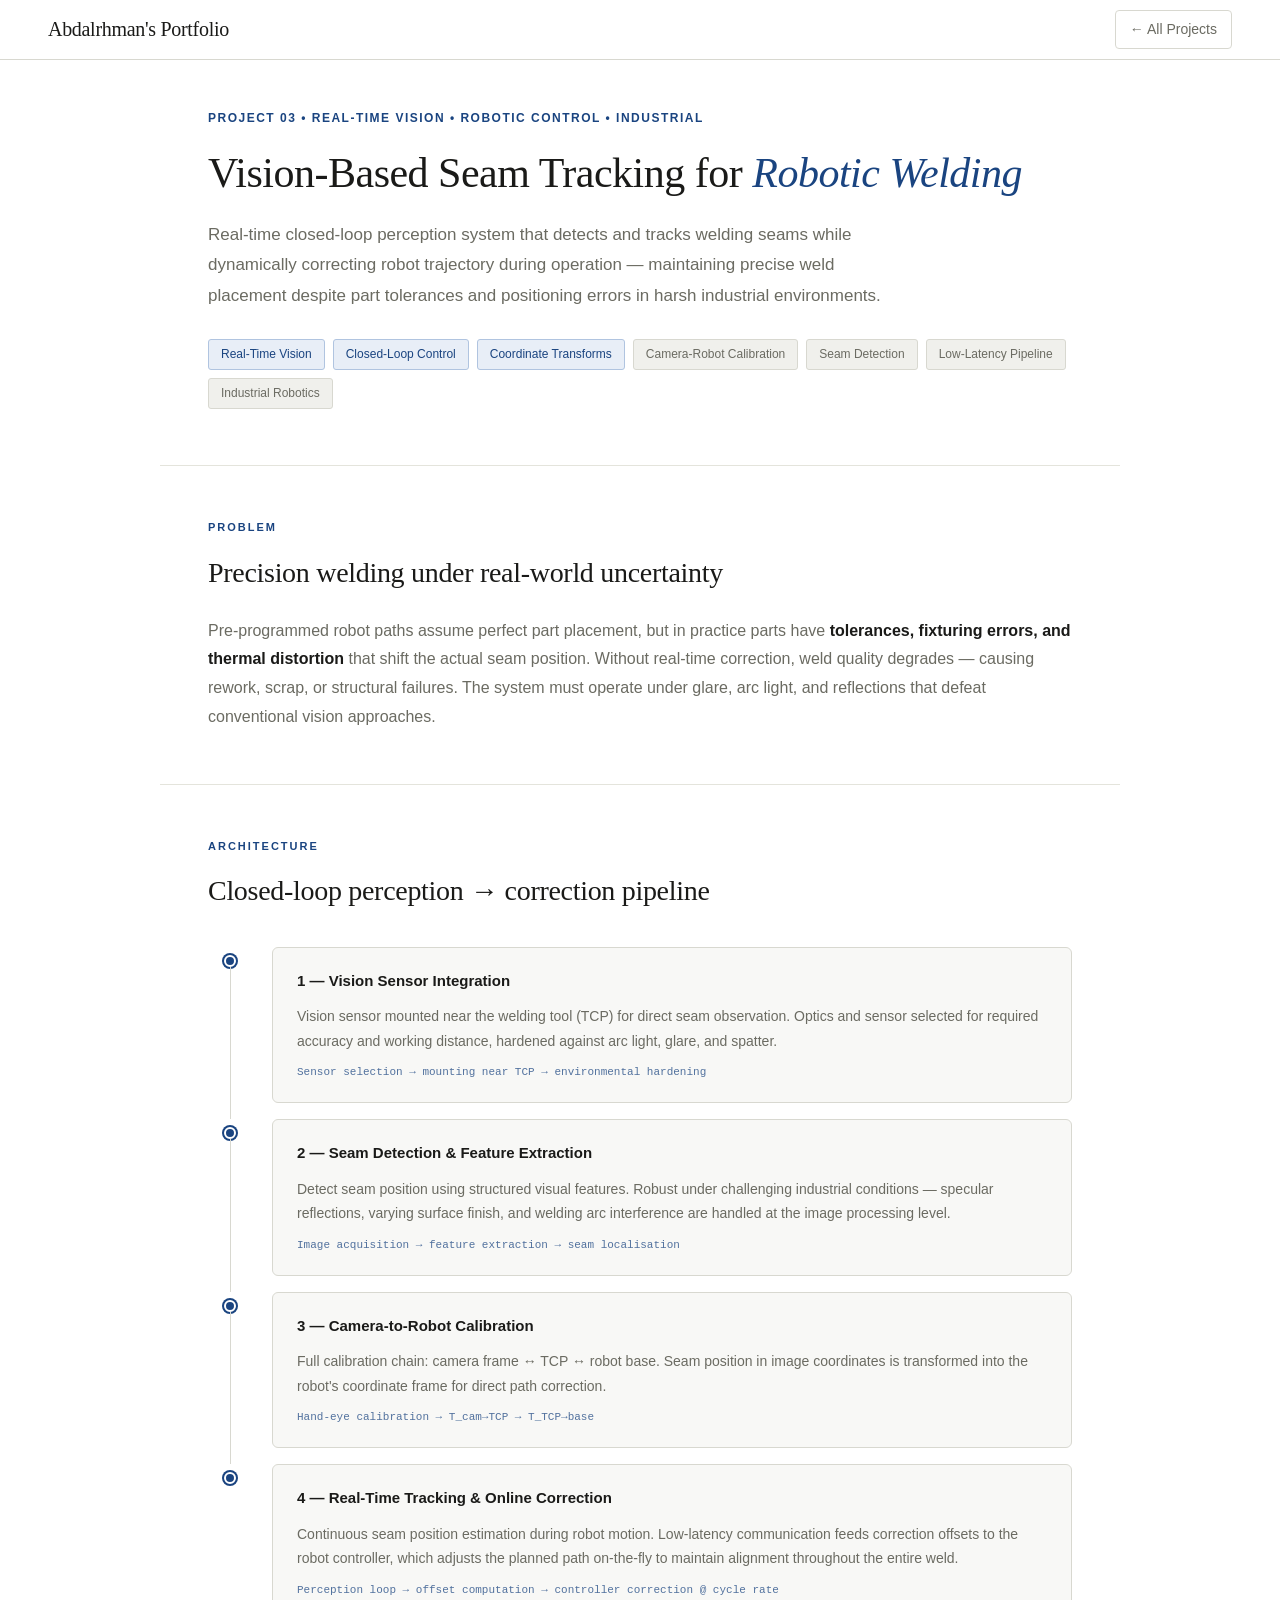
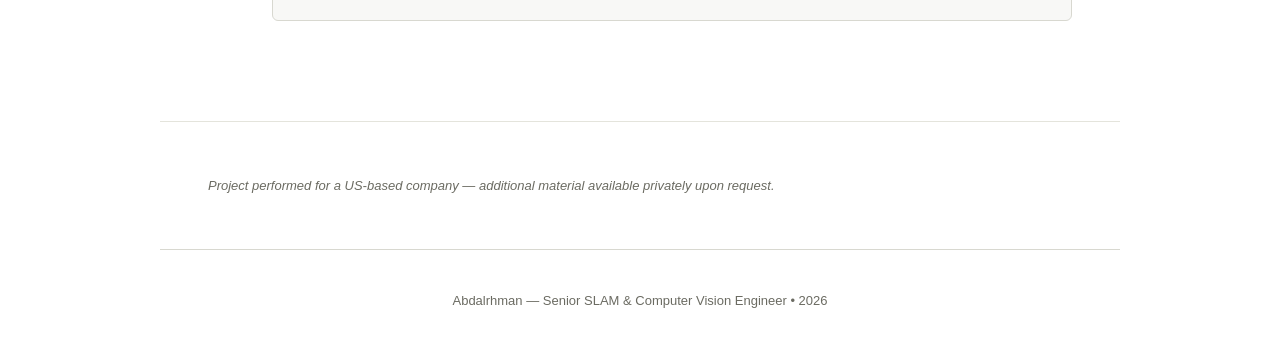
<file: project3.html>
<!DOCTYPE html>
<html lang="en">
<head>
<meta charset="UTF-8">
<meta name="viewport" content="width=device-width, initial-scale=1.0">
<title>Project 3 — Vision-Based Seam Tracking for Robotic Welding</title>

<link rel="stylesheet" href="style.css">
</head>
<body>

<nav>
  <a href="index.html" class="logo">Abdalrhman's Portfolio</a>
  <a href="index.html" class="back">← All Projects</a>
</nav>

<div class="hero">
  <div class="hero-label">Project 03 &bull; Real-Time Vision &bull; Robotic Control &bull; Industrial</div>
  <h1>Vision-Based Seam Tracking for <em>Robotic Welding</em></h1>
  <p class="hero-sub">
    Real-time closed-loop perception system that detects and tracks welding seams while
    dynamically correcting robot trajectory during operation — maintaining precise weld
    placement despite part tolerances and positioning errors in harsh industrial environments.
  </p>
  <div class="tags">
    <span class="tag highlight">Real-Time Vision</span>
    <span class="tag highlight">Closed-Loop Control</span>
    <span class="tag highlight">Coordinate Transforms</span>
    <span class="tag">Camera-Robot Calibration</span>
    <span class="tag">Seam Detection</span>
    <span class="tag">Low-Latency Pipeline</span>
    <span class="tag">Industrial Robotics</span>
  </div>
</div>

<section>
  <div class="section-label">Problem</div>
  <h2>Precision welding under real-world uncertainty</h2>
  <p>
    Pre-programmed robot paths assume perfect part placement, but in practice parts have
    <strong>tolerances, fixturing errors, and thermal distortion</strong> that shift the actual
    seam position. Without real-time correction, weld quality degrades — causing rework,
    scrap, or structural failures. The system must operate under glare, arc light, and
    reflections that defeat conventional vision approaches.
  </p>
</section>

<section>
  <div class="section-label">Architecture</div>
  <h2>Closed-loop perception → correction pipeline</h2>
  <div class="pipeline">
    <div class="pipeline-stage">
      <div class="line-col"><div class="dot"></div><div class="connector"></div></div>
      <div class="stage-content">
        <div class="stage-header">
          <span class="stage-title">1 — Vision Sensor Integration</span>
        </div>
        <div class="stage-desc">
          Vision sensor mounted near the welding tool (TCP) for direct seam observation.
          Optics and sensor selected for required accuracy and working distance, hardened
          against arc light, glare, and spatter.
        </div>
        <div class="stage-algo">Sensor selection → mounting near TCP → environmental hardening</div>
      </div>
    </div>
    <div class="pipeline-stage">
      <div class="line-col"><div class="dot"></div><div class="connector"></div></div>
      <div class="stage-content">
        <div class="stage-header">
          <span class="stage-title">2 — Seam Detection & Feature Extraction</span>
        </div>
        <div class="stage-desc">
          Detect seam position using structured visual features. Robust under challenging
          industrial conditions — specular reflections, varying surface finish, and welding
          arc interference are handled at the image processing level.
        </div>
        <div class="stage-algo">Image acquisition → feature extraction → seam localisation</div>
      </div>
    </div>
    <div class="pipeline-stage">
      <div class="line-col"><div class="dot"></div><div class="connector"></div></div>
      <div class="stage-content">
        <div class="stage-header">
          <span class="stage-title">3 — Camera-to-Robot Calibration</span>
        </div>
        <div class="stage-desc">
          Full calibration chain: camera frame ↔ TCP ↔ robot base. Seam position in image
          coordinates is transformed into the robot's coordinate frame for direct path correction.
        </div>
        <div class="stage-algo">Hand-eye calibration → T_cam→TCP → T_TCP→base</div>
      </div>
    </div>
    <div class="pipeline-stage">
      <div class="line-col"><div class="dot"></div><div class="connector"></div></div>
      <div class="stage-content">
        <div class="stage-header">
          <span class="stage-title">4 — Real-Time Tracking & Online Correction</span>
        </div>
        <div class="stage-desc">
          Continuous seam position estimation during robot motion. Low-latency communication
          feeds correction offsets to the robot controller, which adjusts the planned path
          on-the-fly to maintain alignment throughout the entire weld.
        </div>
        <div class="stage-algo">Perception loop → offset computation → controller correction @ cycle rate</div>
      </div>
    </div>
  </div>
</section>

<section>
  <p style="font-size: 13px; color: var(--text-muted); font-style: italic;">
    Project performed for a US-based company — additional material available privately upon request.
  </p>
</section>

<footer>Abdalrhman — Senior SLAM & Computer Vision Engineer &bull; 2026</footer>
</body>
</html>
</file>
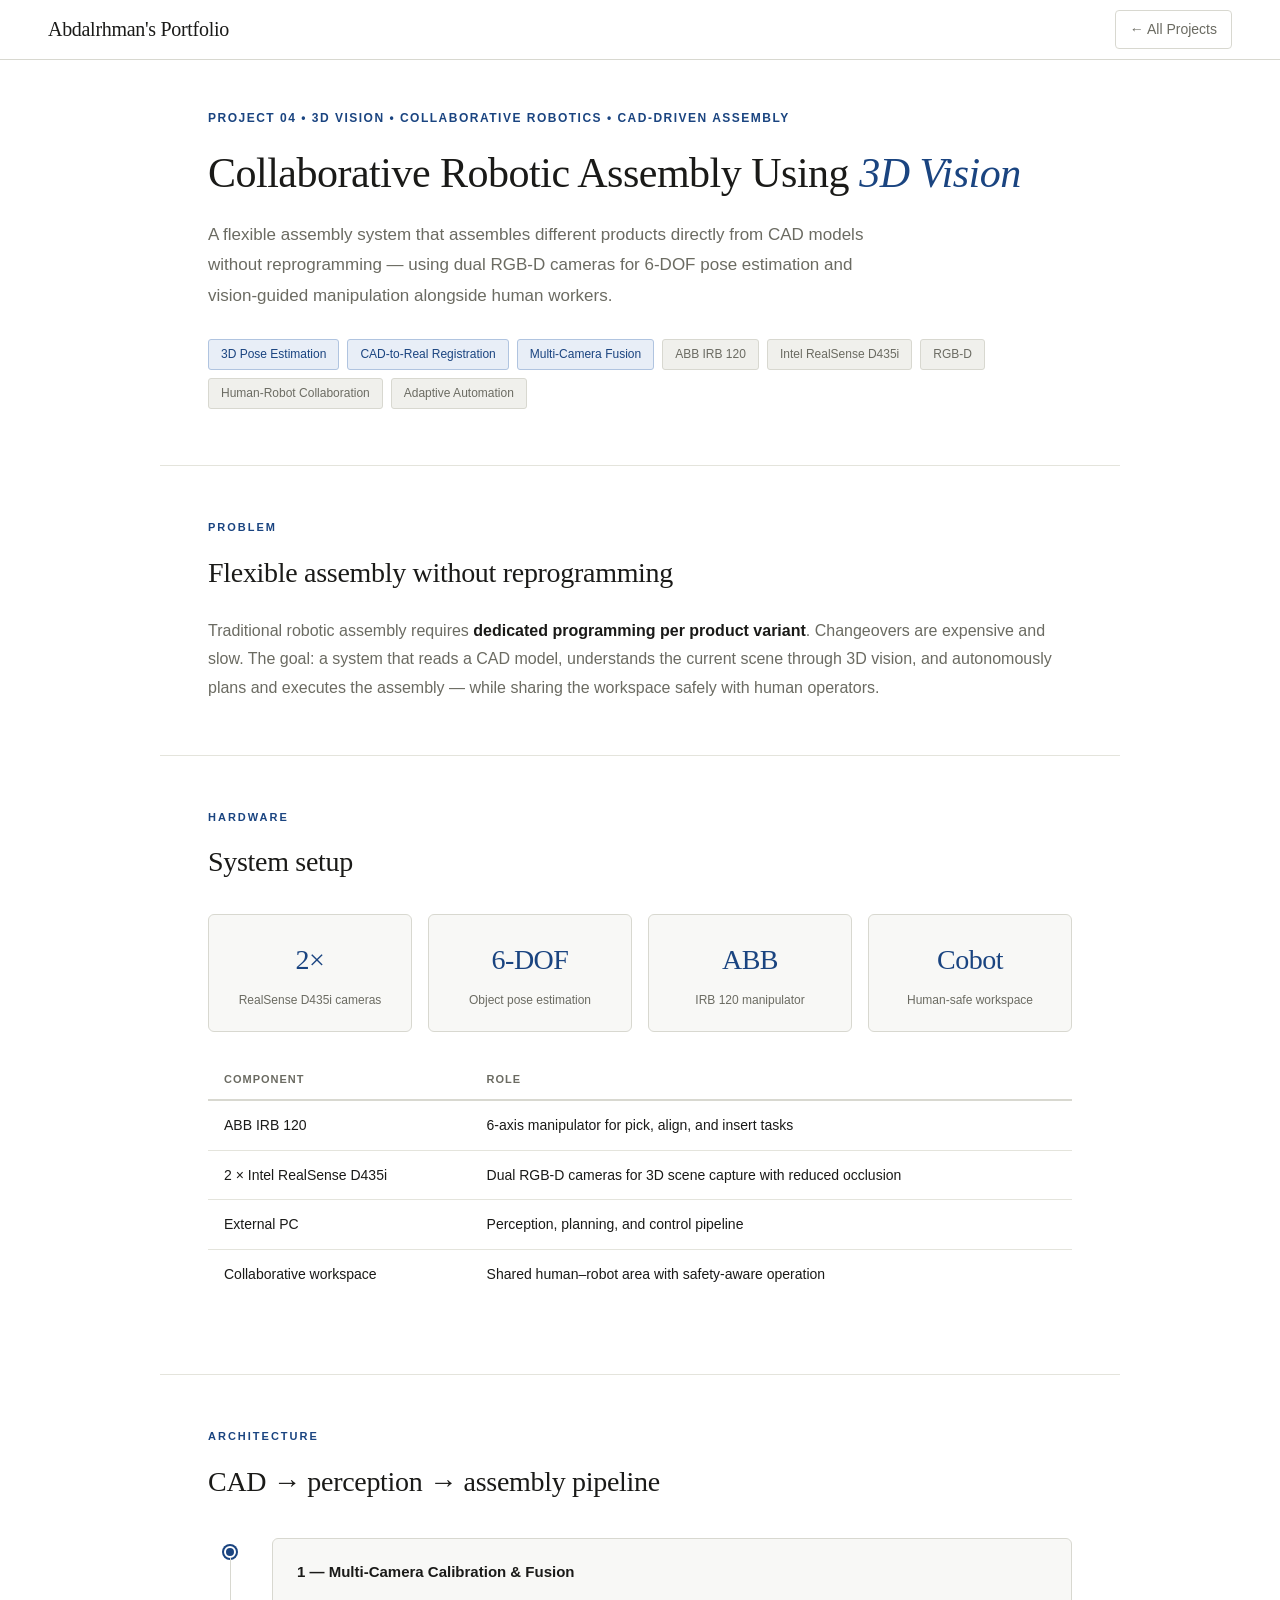
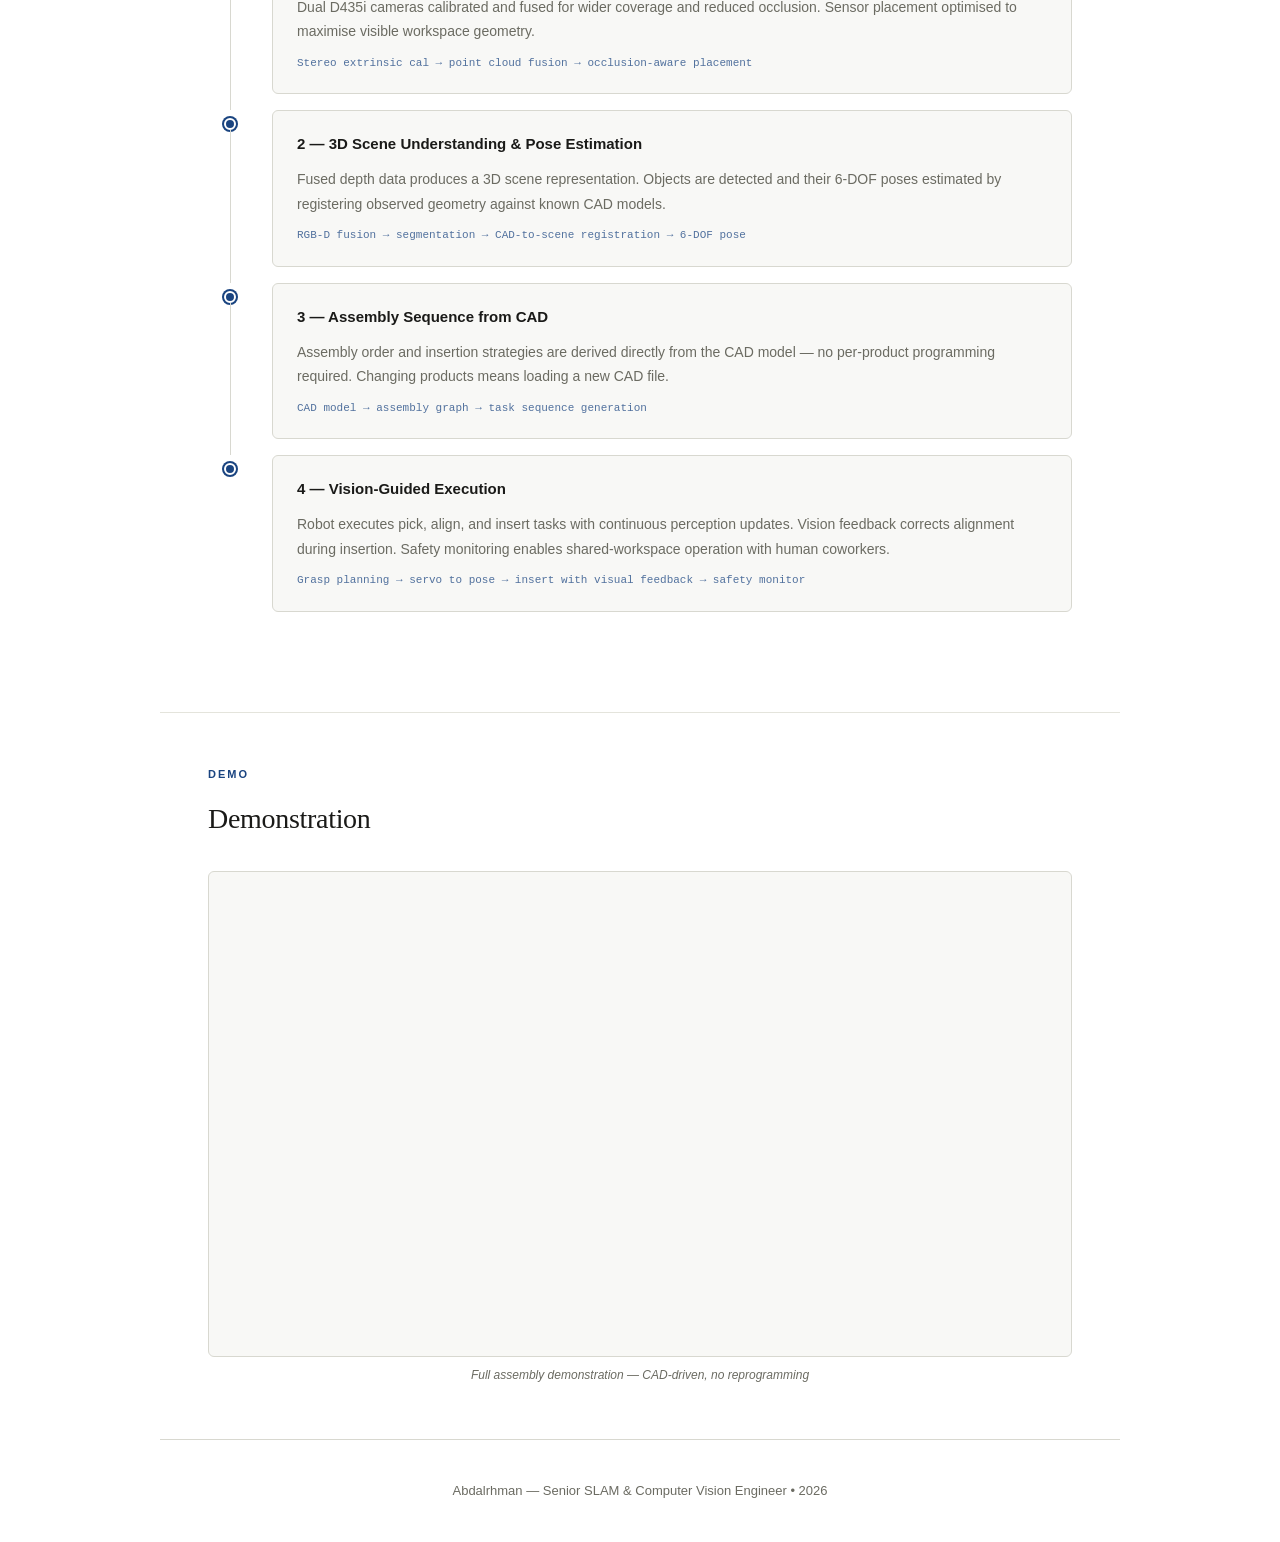
<file: project4.html>
<!DOCTYPE html>
<html lang="en">
<head>
<meta charset="UTF-8">
<meta name="viewport" content="width=device-width, initial-scale=1.0">
<title>Project 4 — Collaborative Robotic Assembly Using 3D Vision</title>

<link rel="stylesheet" href="style.css">
</head>
<body>

<nav>
  <a href="index.html" class="logo">Abdalrhman's Portfolio</a>
  <a href="index.html" class="back">← All Projects</a>
</nav>

<div class="hero">
  <div class="hero-label">Project 04 &bull; 3D Vision &bull; Collaborative Robotics &bull; CAD-Driven Assembly</div>
  <h1>Collaborative Robotic Assembly Using <em>3D Vision</em></h1>
  <p class="hero-sub">
    A flexible assembly system that assembles different products directly from CAD models
    without reprogramming — using dual RGB-D cameras for 6-DOF pose estimation and
    vision-guided manipulation alongside human workers.
  </p>
  <div class="tags">
    <span class="tag highlight">3D Pose Estimation</span>
    <span class="tag highlight">CAD-to-Real Registration</span>
    <span class="tag highlight">Multi-Camera Fusion</span>
    <span class="tag">ABB IRB 120</span>
    <span class="tag">Intel RealSense D435i</span>
    <span class="tag">RGB-D</span>
    <span class="tag">Human-Robot Collaboration</span>
    <span class="tag">Adaptive Automation</span>
  </div>
</div>

<section>
  <div class="section-label">Problem</div>
  <h2>Flexible assembly without reprogramming</h2>
  <p>
    Traditional robotic assembly requires <strong>dedicated programming per product variant</strong>.
    Changeovers are expensive and slow. The goal: a system that reads a CAD model, understands
    the current scene through 3D vision, and autonomously plans and executes the assembly —
    while sharing the workspace safely with human operators.
  </p>
</section>

<section>
  <div class="section-label">Hardware</div>
  <h2>System setup</h2>
  <div class="metrics">
    <div class="metric-card">
      <div class="metric-val">2×</div>
      <div class="metric-label">RealSense D435i cameras</div>
    </div>
    <div class="metric-card">
      <div class="metric-val">6-DOF</div>
      <div class="metric-label">Object pose estimation</div>
    </div>
    <div class="metric-card">
      <div class="metric-val">ABB</div>
      <div class="metric-label">IRB 120 manipulator</div>
    </div>
    <div class="metric-card">
      <div class="metric-val">Cobot</div>
      <div class="metric-label">Human-safe workspace</div>
    </div>
  </div>
  <table class="data-table">
    <thead><tr><th>Component</th><th>Role</th></tr></thead>
    <tbody>
      <tr><td>ABB IRB 120</td><td>6-axis manipulator for pick, align, and insert tasks</td></tr>
      <tr><td>2 × Intel RealSense D435i</td><td>Dual RGB-D cameras for 3D scene capture with reduced occlusion</td></tr>
      <tr><td>External PC</td><td>Perception, planning, and control pipeline</td></tr>
      <tr><td>Collaborative workspace</td><td>Shared human–robot area with safety-aware operation</td></tr>
    </tbody>
  </table>
</section>

<section>
  <div class="section-label">Architecture</div>
  <h2>CAD → perception → assembly pipeline</h2>
  <div class="pipeline">
    <div class="pipeline-stage">
      <div class="line-col"><div class="dot"></div><div class="connector"></div></div>
      <div class="stage-content">
        <div class="stage-header">
          <span class="stage-title">1 — Multi-Camera Calibration & Fusion</span>
        </div>
        <div class="stage-desc">
          Dual D435i cameras calibrated and fused for wider coverage and reduced occlusion.
          Sensor placement optimised to maximise visible workspace geometry.
        </div>
        <div class="stage-algo">Stereo extrinsic cal → point cloud fusion → occlusion-aware placement</div>
      </div>
    </div>
    <div class="pipeline-stage">
      <div class="line-col"><div class="dot"></div><div class="connector"></div></div>
      <div class="stage-content">
        <div class="stage-header">
          <span class="stage-title">2 — 3D Scene Understanding & Pose Estimation</span>
        </div>
        <div class="stage-desc">
          Fused depth data produces a 3D scene representation. Objects are detected and their
          6-DOF poses estimated by registering observed geometry against known CAD models.
        </div>
        <div class="stage-algo">RGB-D fusion → segmentation → CAD-to-scene registration → 6-DOF pose</div>
      </div>
    </div>
    <div class="pipeline-stage">
      <div class="line-col"><div class="dot"></div><div class="connector"></div></div>
      <div class="stage-content">
        <div class="stage-header">
          <span class="stage-title">3 — Assembly Sequence from CAD</span>
        </div>
        <div class="stage-desc">
          Assembly order and insertion strategies are derived directly from the CAD model —
          no per-product programming required. Changing products means loading a new CAD file.
        </div>
        <div class="stage-algo">CAD model → assembly graph → task sequence generation</div>
      </div>
    </div>
    <div class="pipeline-stage">
      <div class="line-col"><div class="dot"></div><div class="connector"></div></div>
      <div class="stage-content">
        <div class="stage-header">
          <span class="stage-title">4 — Vision-Guided Execution</span>
        </div>
        <div class="stage-desc">
          Robot executes pick, align, and insert tasks with continuous perception updates.
          Vision feedback corrects alignment during insertion. Safety monitoring enables
          shared-workspace operation with human coworkers.
        </div>
        <div class="stage-algo">Grasp planning → servo to pose → insert with visual feedback → safety monitor</div>
      </div>
    </div>
  </div>
</section>

<section>
  <div class="section-label">Demo</div>
  <h2>Demonstration</h2>
  <div class="video-wrap">
    <iframe src="https://www.youtube.com/embed/nkfjWHfbmEg"
      style="width:100%;height:100%;border:none;"
      allow="accelerometer; autoplay; clipboard-write; encrypted-media; gyroscope; picture-in-picture"
      allowfullscreen></iframe>
  </div>
  <p class="video-caption">Full assembly demonstration — CAD-driven, no reprogramming</p>
</section>

<footer>Abdalrhman — Senior SLAM & Computer Vision Engineer &bull; 2026</footer>
</body>
</html>
</file>
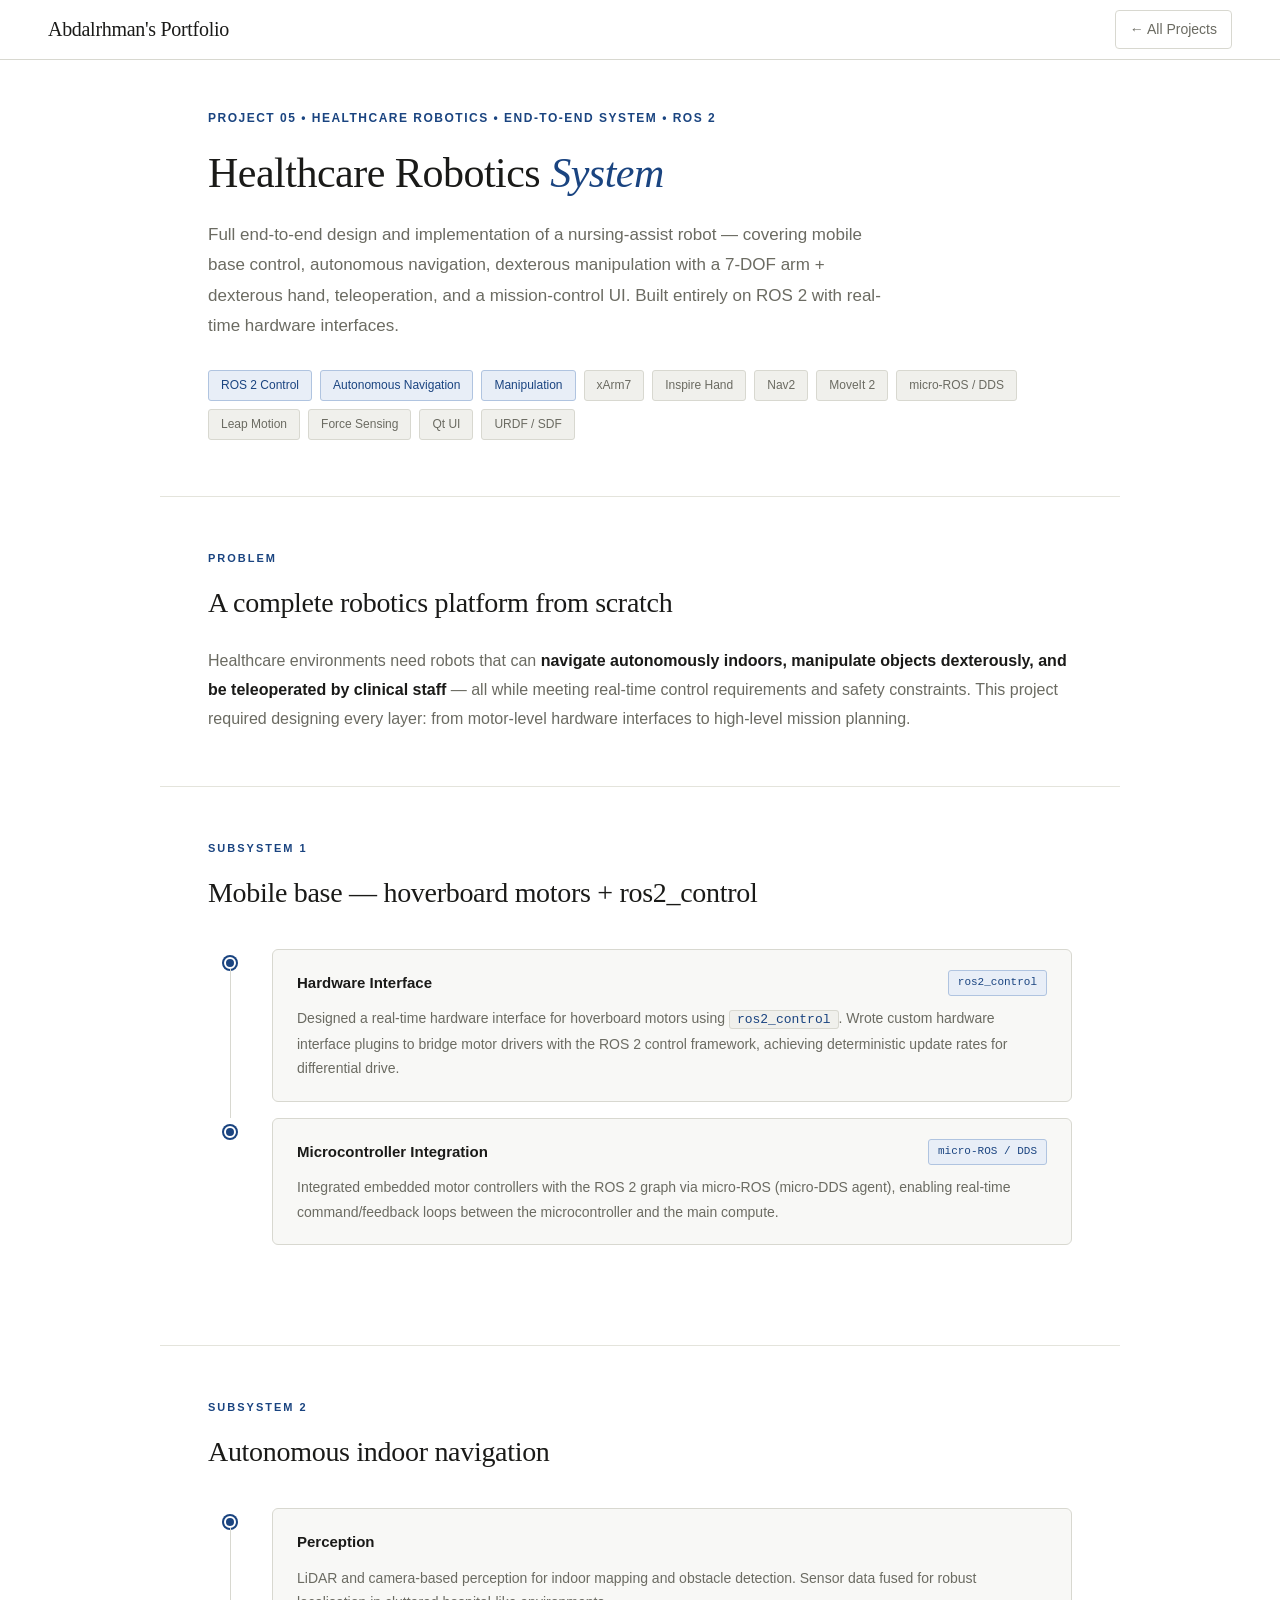
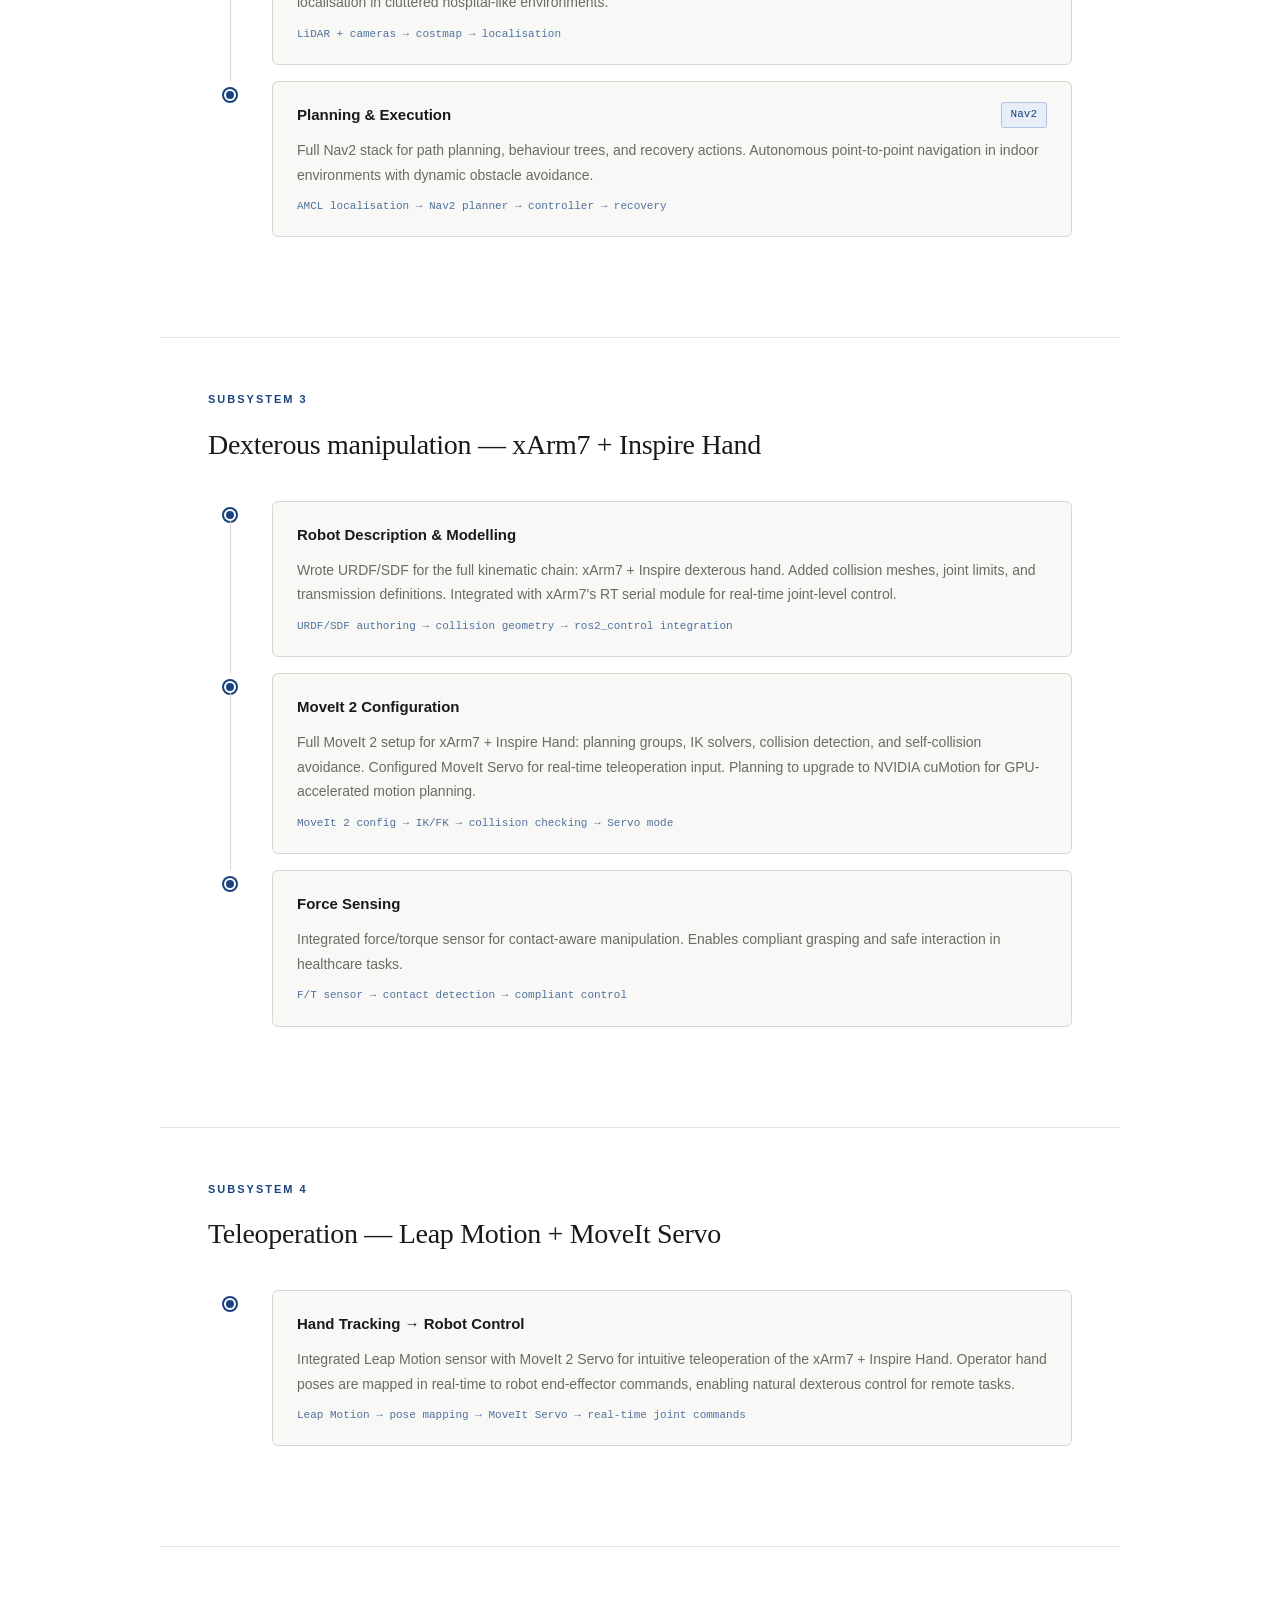
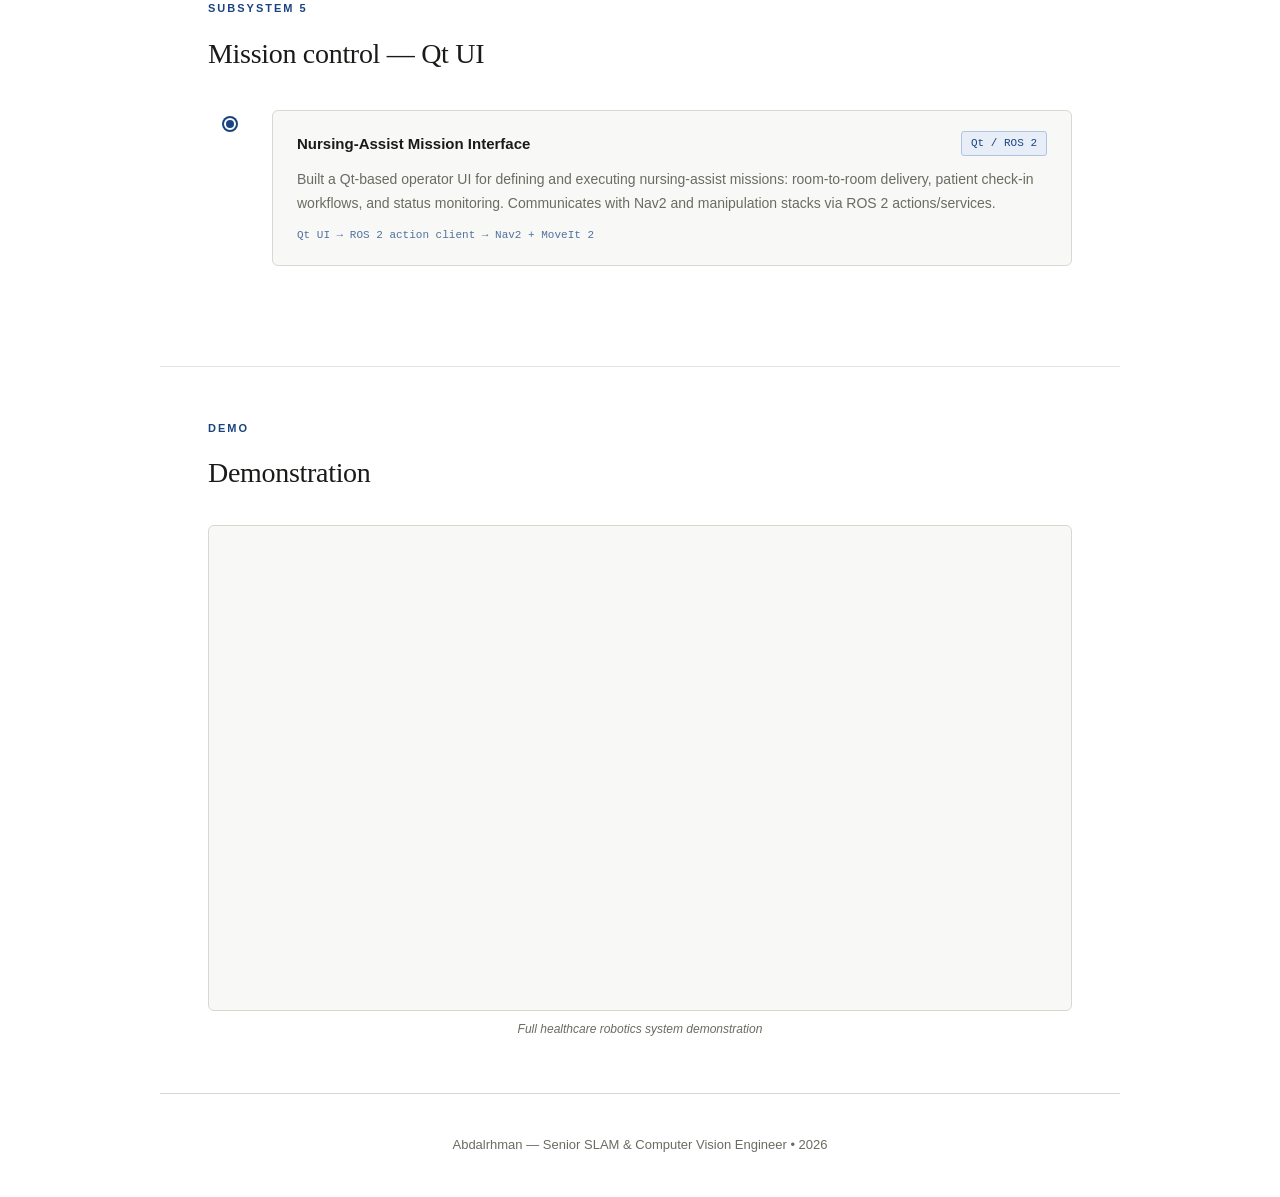
<file: project5.html>
<!DOCTYPE html>
<html lang="en">
<head>
<meta charset="UTF-8">
<meta name="viewport" content="width=device-width, initial-scale=1.0">
<title>Project 5 — Healthcare Robotics System</title>

<link rel="stylesheet" href="style.css">
</head>
<body>

<nav>
  <a href="index.html" class="logo">Abdalrhman's Portfolio</a>
  <a href="index.html" class="back">← All Projects</a>
</nav>

<div class="hero">
  <div class="hero-label">Project 05 &bull; Healthcare Robotics &bull; End-to-End System &bull; ROS 2</div>
  <h1>Healthcare Robotics <em>System</em></h1>
  <p class="hero-sub">
    Full end-to-end design and implementation of a nursing-assist robot — covering mobile base
    control, autonomous navigation, dexterous manipulation with a 7-DOF arm + dexterous hand,
    teleoperation, and a mission-control UI. Built entirely on ROS 2 with real-time hardware interfaces.
  </p>
  <div class="tags">
    <span class="tag highlight">ROS 2 Control</span>
    <span class="tag highlight">Autonomous Navigation</span>
    <span class="tag highlight">Manipulation</span>
    <span class="tag">xArm7</span>
    <span class="tag">Inspire Hand</span>
    <span class="tag">Nav2</span>
    <span class="tag">MoveIt 2</span>
    <span class="tag">micro-ROS / DDS</span>
    <span class="tag">Leap Motion</span>
    <span class="tag">Force Sensing</span>
    <span class="tag">Qt UI</span>
    <span class="tag">URDF / SDF</span>
  </div>
</div>

<section>
  <div class="section-label">Problem</div>
  <h2>A complete robotics platform from scratch</h2>
  <p>
    Healthcare environments need robots that can <strong>navigate autonomously indoors,
    manipulate objects dexterously, and be teleoperated by clinical staff</strong> — all while
    meeting real-time control requirements and safety constraints. This project required
    designing every layer: from motor-level hardware interfaces to high-level mission planning.
  </p>
</section>

<!-- SUBSYSTEM 1: Mobile Base -->
<section>
  <div class="section-label">Subsystem 1</div>
  <h2>Mobile base — hoverboard motors + ros2_control</h2>
  <div class="pipeline">
    <div class="pipeline-stage">
      <div class="line-col"><div class="dot"></div><div class="connector"></div></div>
      <div class="stage-content">
        <div class="stage-header">
          <span class="stage-title">Hardware Interface</span>
          <span class="stage-script">ros2_control</span>
        </div>
        <div class="stage-desc">
          Designed a real-time hardware interface for hoverboard motors using <code>ros2_control</code>.
          Wrote custom hardware interface plugins to bridge motor drivers with the ROS 2 control
          framework, achieving deterministic update rates for differential drive.
        </div>
      </div>
    </div>
    <div class="pipeline-stage">
      <div class="line-col"><div class="dot"></div><div class="connector"></div></div>
      <div class="stage-content">
        <div class="stage-header">
          <span class="stage-title">Microcontroller Integration</span>
          <span class="stage-script">micro-ROS / DDS</span>
        </div>
        <div class="stage-desc">
          Integrated embedded motor controllers with the ROS 2 graph via micro-ROS (micro-DDS agent),
          enabling real-time command/feedback loops between the microcontroller and the main compute.
        </div>
      </div>
    </div>
  </div>
</section>

<!-- SUBSYSTEM 2: Navigation -->
<section>
  <div class="section-label">Subsystem 2</div>
  <h2>Autonomous indoor navigation</h2>
  <div class="pipeline">
    <div class="pipeline-stage">
      <div class="line-col"><div class="dot"></div><div class="connector"></div></div>
      <div class="stage-content">
        <div class="stage-header">
          <span class="stage-title">Perception</span>
        </div>
        <div class="stage-desc">
          LiDAR and camera-based perception for indoor mapping and obstacle detection.
          Sensor data fused for robust localisation in cluttered hospital-like environments.
        </div>
        <div class="stage-algo">LiDAR + cameras → costmap → localisation</div>
      </div>
    </div>
    <div class="pipeline-stage">
      <div class="line-col"><div class="dot"></div><div class="connector"></div></div>
      <div class="stage-content">
        <div class="stage-header">
          <span class="stage-title">Planning & Execution</span>
          <span class="stage-script">Nav2</span>
        </div>
        <div class="stage-desc">
          Full Nav2 stack for path planning, behaviour trees, and recovery actions.
          Autonomous point-to-point navigation in indoor environments with dynamic obstacle avoidance.
        </div>
        <div class="stage-algo">AMCL localisation → Nav2 planner → controller → recovery</div>
      </div>
    </div>
  </div>
</section>

<!-- SUBSYSTEM 3: Manipulation -->
<section>
  <div class="section-label">Subsystem 3</div>
  <h2>Dexterous manipulation — xArm7 + Inspire Hand</h2>
  <div class="pipeline">
    <div class="pipeline-stage">
      <div class="line-col"><div class="dot"></div><div class="connector"></div></div>
      <div class="stage-content">
        <div class="stage-header">
          <span class="stage-title">Robot Description & Modelling</span>
        </div>
        <div class="stage-desc">
          Wrote URDF/SDF for the full kinematic chain: xArm7 + Inspire dexterous hand.
          Added collision meshes, joint limits, and transmission definitions. Integrated
          with xArm7's RT serial module for real-time joint-level control.
        </div>
        <div class="stage-algo">URDF/SDF authoring → collision geometry → ros2_control integration</div>
      </div>
    </div>
    <div class="pipeline-stage">
      <div class="line-col"><div class="dot"></div><div class="connector"></div></div>
      <div class="stage-content">
        <div class="stage-header">
          <span class="stage-title">MoveIt 2 Configuration</span>
        </div>
        <div class="stage-desc">
          Full MoveIt 2 setup for xArm7 + Inspire Hand: planning groups, IK solvers,
          collision detection, and self-collision avoidance. Configured MoveIt Servo for
          real-time teleoperation input. Planning to upgrade to NVIDIA cuMotion for
          GPU-accelerated motion planning.
        </div>
        <div class="stage-algo">MoveIt 2 config → IK/FK → collision checking → Servo mode</div>
      </div>
    </div>
    <div class="pipeline-stage">
      <div class="line-col"><div class="dot"></div><div class="connector"></div></div>
      <div class="stage-content">
        <div class="stage-header">
          <span class="stage-title">Force Sensing</span>
        </div>
        <div class="stage-desc">
          Integrated force/torque sensor for contact-aware manipulation. Enables compliant
          grasping and safe interaction in healthcare tasks.
        </div>
        <div class="stage-algo">F/T sensor → contact detection → compliant control</div>
      </div>
    </div>
  </div>
</section>

<!-- SUBSYSTEM 4: Teleoperation -->
<section>
  <div class="section-label">Subsystem 4</div>
  <h2>Teleoperation — Leap Motion + MoveIt Servo</h2>
  <div class="pipeline">
    <div class="pipeline-stage">
      <div class="line-col"><div class="dot"></div><div class="connector"></div></div>
      <div class="stage-content">
        <div class="stage-header">
          <span class="stage-title">Hand Tracking → Robot Control</span>
        </div>
        <div class="stage-desc">
          Integrated Leap Motion sensor with MoveIt 2 Servo for intuitive teleoperation of the
          xArm7 + Inspire Hand. Operator hand poses are mapped in real-time to robot end-effector
          commands, enabling natural dexterous control for remote tasks.
        </div>
        <div class="stage-algo">Leap Motion → pose mapping → MoveIt Servo → real-time joint commands</div>
      </div>
    </div>
  </div>
</section>

<!-- SUBSYSTEM 5: Mission UI -->
<section>
  <div class="section-label">Subsystem 5</div>
  <h2>Mission control — Qt UI</h2>
  <div class="pipeline">
    <div class="pipeline-stage">
      <div class="line-col"><div class="dot"></div><div class="dot" style="background:transparent;box-shadow:none;"></div></div>
      <div class="stage-content">
        <div class="stage-header">
          <span class="stage-title">Nursing-Assist Mission Interface</span>
          <span class="stage-script">Qt / ROS 2</span>
        </div>
        <div class="stage-desc">
          Built a Qt-based operator UI for defining and executing nursing-assist missions:
          room-to-room delivery, patient check-in workflows, and status monitoring.
          Communicates with Nav2 and manipulation stacks via ROS 2 actions/services.
        </div>
        <div class="stage-algo">Qt UI → ROS 2 action client → Nav2 + MoveIt 2</div>
      </div>
    </div>
  </div>
</section>

<!-- Visuals -->
<section>
  <div class="section-label">Demo</div>
  <h2>Demonstration</h2>
  <div class="video-wrap">
    <iframe src="https://www.youtube.com/embed/JIxV180egKU"
      style="width:100%;height:100%;border:none;"
      allow="accelerometer; autoplay; clipboard-write; encrypted-media; gyroscope; picture-in-picture"
      allowfullscreen></iframe>
  </div>
  <p class="video-caption">Full healthcare robotics system demonstration</p>
</section>

<footer>Abdalrhman — Senior SLAM & Computer Vision Engineer &bull; 2026</footer>
</body>
</html>
</file>
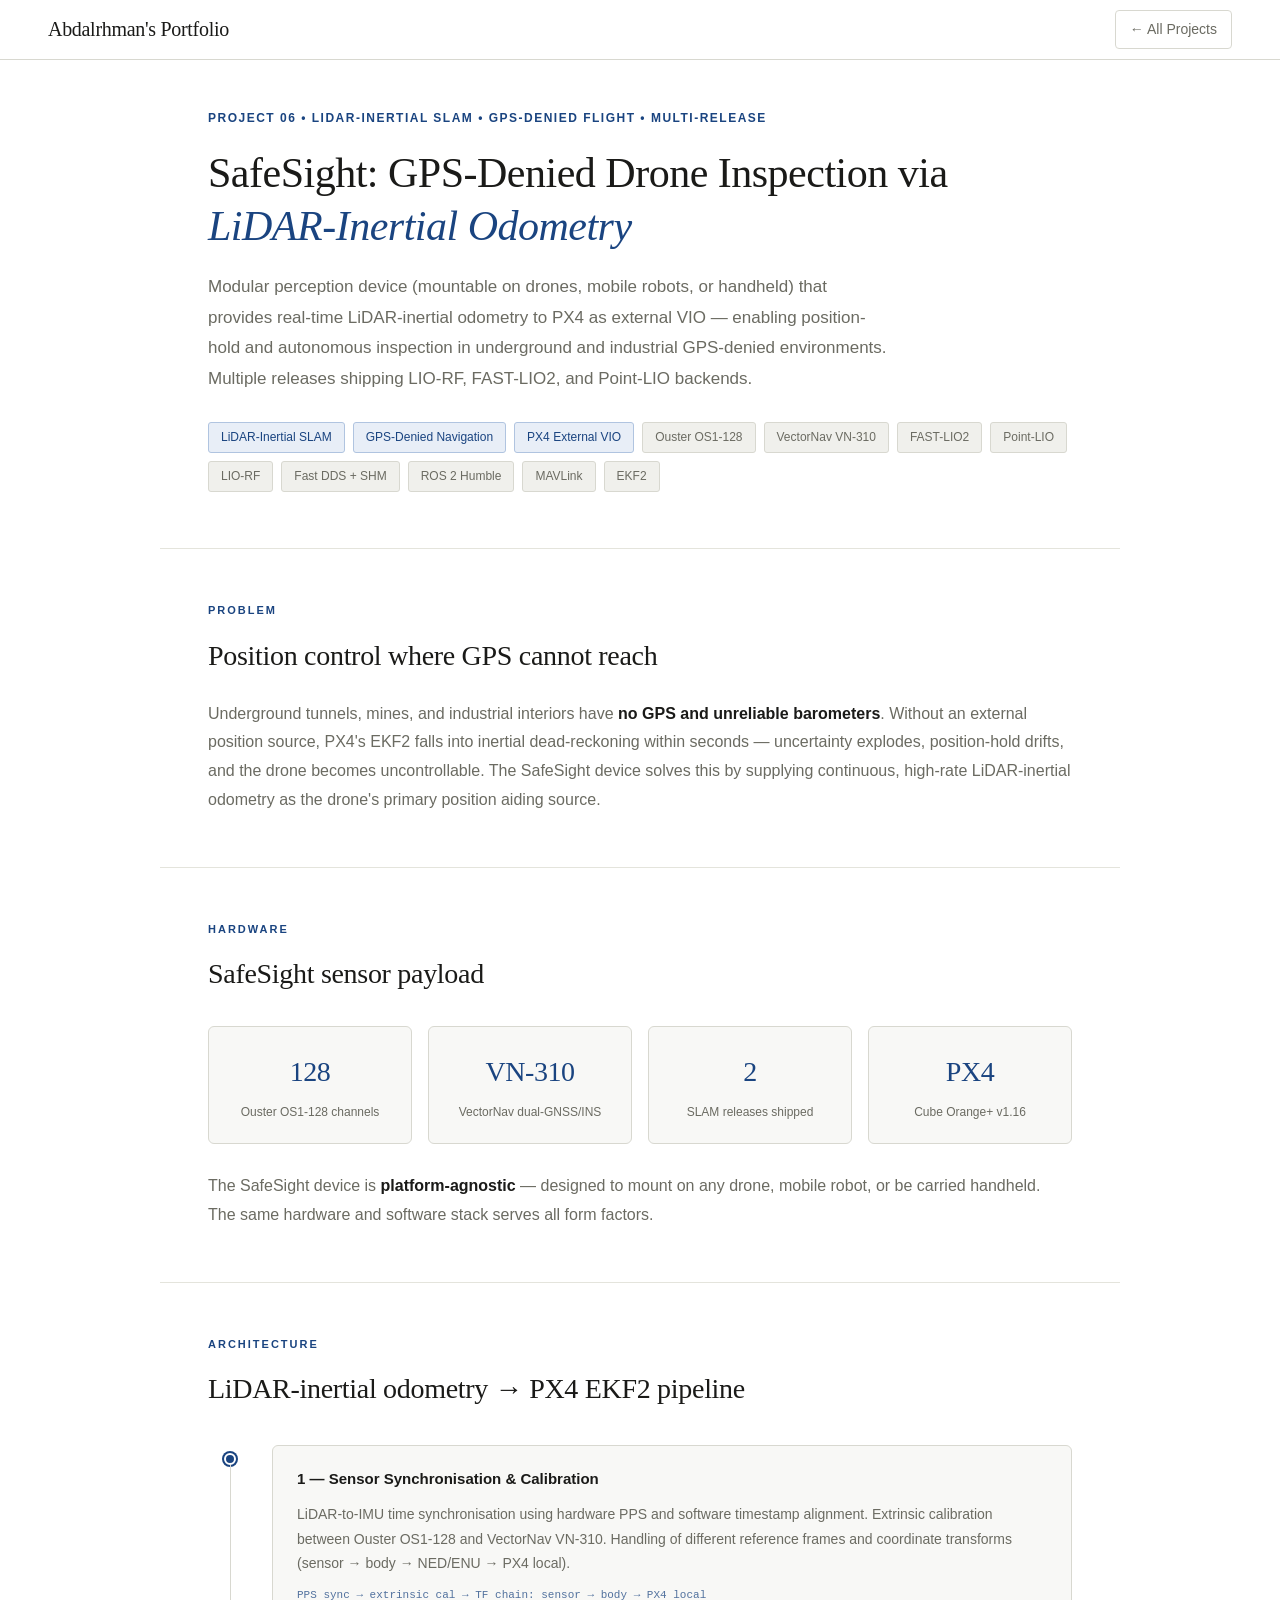
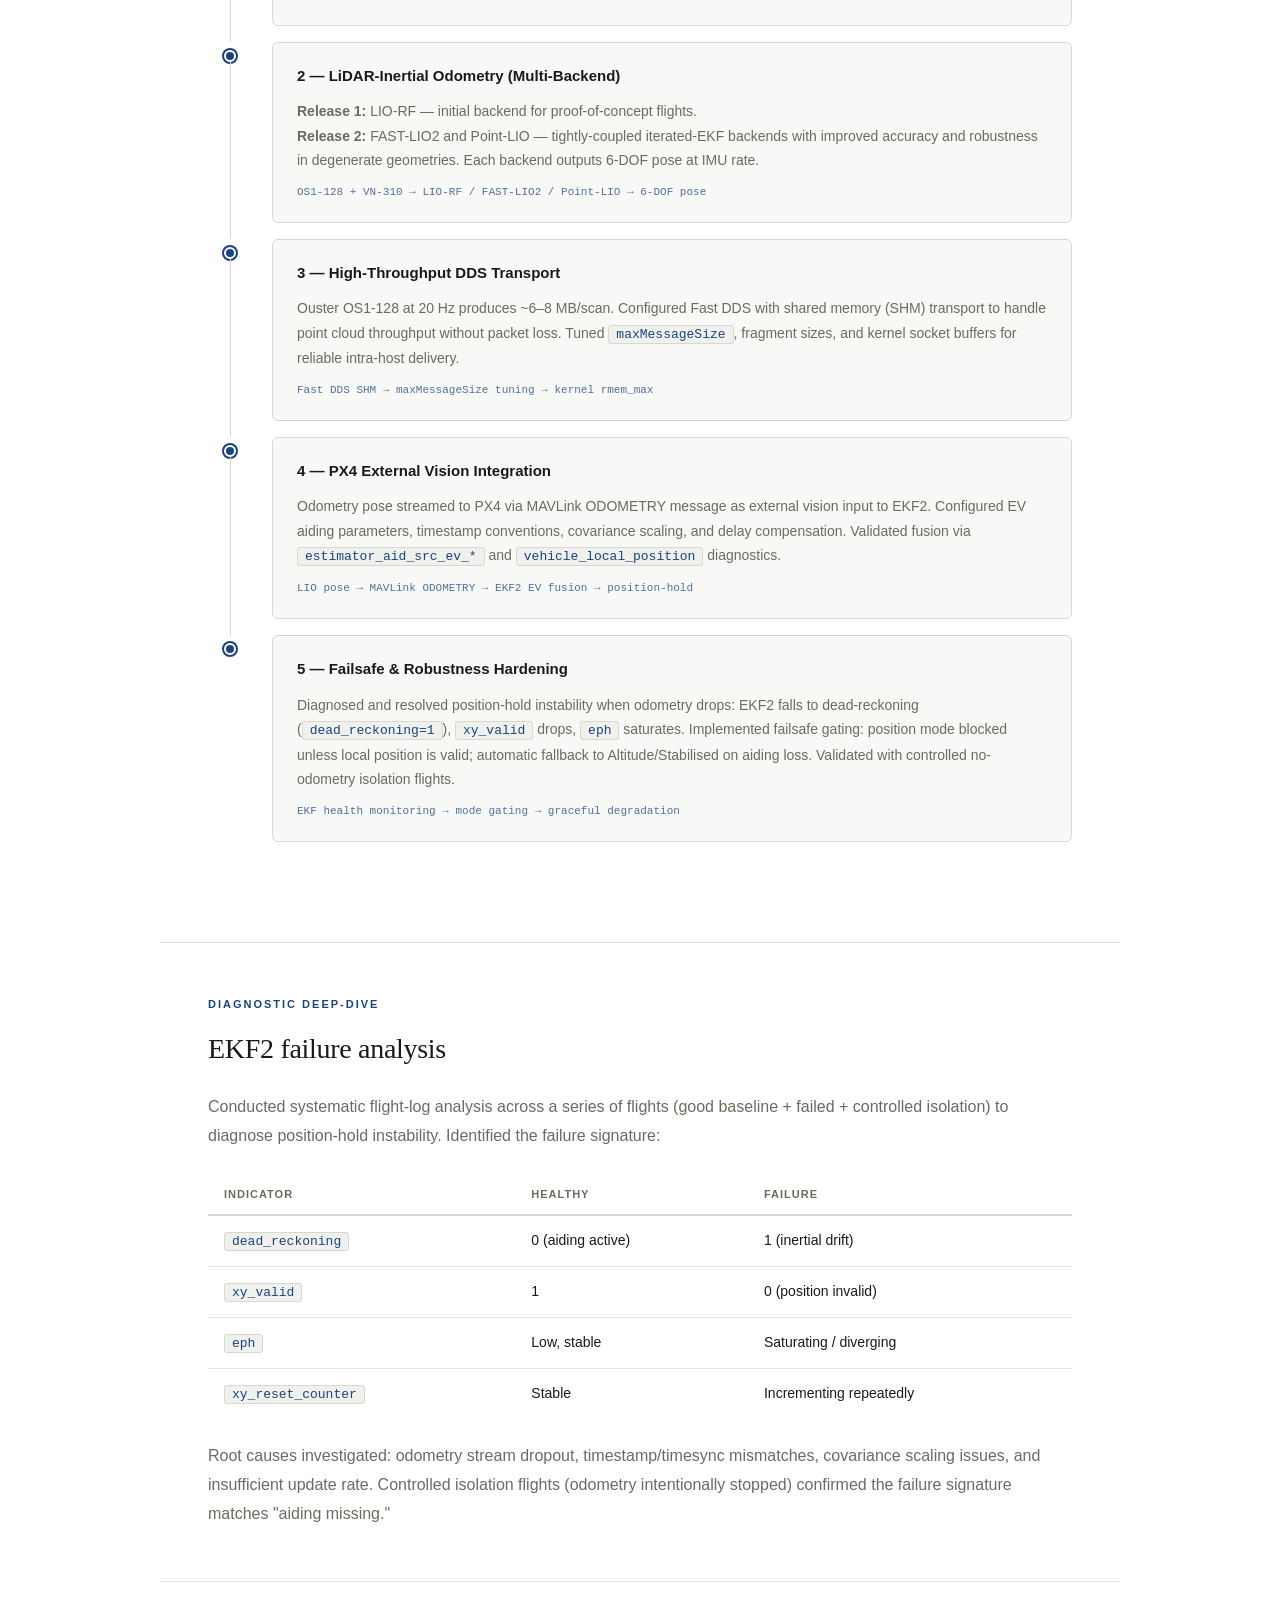
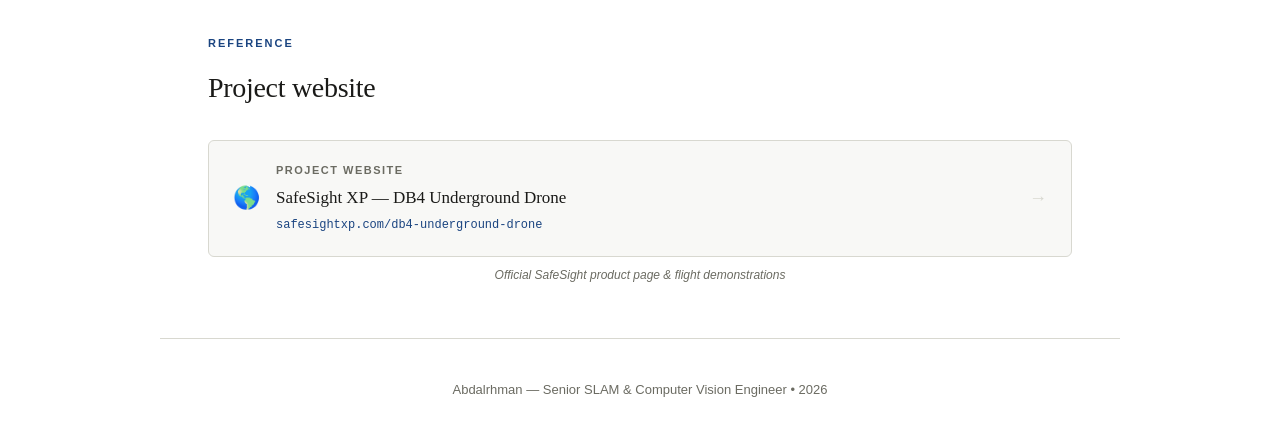
<file: project6.html>
<!DOCTYPE html>
<html lang="en">
<head>
<meta charset="UTF-8">
<meta name="viewport" content="width=device-width, initial-scale=1.0">
<title>Project 6 — SafeSight: GPS-Denied Drone Inspection via LiDAR-Inertial Odometry</title>

<link rel="stylesheet" href="style.css">
</head>
<body>

<nav>
  <a href="index.html" class="logo">Abdalrhman's Portfolio</a>
  <a href="index.html" class="back">← All Projects</a>
</nav>

<div class="hero">
  <div class="hero-label">Project 06 &bull; LiDAR-Inertial SLAM &bull; GPS-Denied Flight &bull; Multi-Release</div>
  <h1>SafeSight: GPS-Denied Drone Inspection via <em>LiDAR-Inertial Odometry</em></h1>
  <p class="hero-sub">
    Modular perception device (mountable on drones, mobile robots, or handheld) that provides
    real-time LiDAR-inertial odometry to PX4 as external VIO — enabling position-hold and
    autonomous inspection in underground and industrial GPS-denied environments.
    Multiple releases shipping LIO-RF, FAST-LIO2, and Point-LIO backends.
  </p>
  <div class="tags">
    <span class="tag highlight">LiDAR-Inertial SLAM</span>
    <span class="tag highlight">GPS-Denied Navigation</span>
    <span class="tag highlight">PX4 External VIO</span>
    <span class="tag">Ouster OS1-128</span>
    <span class="tag">VectorNav VN-310</span>
    <span class="tag">FAST-LIO2</span>
    <span class="tag">Point-LIO</span>
    <span class="tag">LIO-RF</span>
    <span class="tag">Fast DDS + SHM</span>
    <span class="tag">ROS 2 Humble</span>
    <span class="tag">MAVLink</span>
    <span class="tag">EKF2</span>
  </div>
</div>

<section>
  <div class="section-label">Problem</div>
  <h2>Position control where GPS cannot reach</h2>
  <p>
    Underground tunnels, mines, and industrial interiors have <strong>no GPS and unreliable
    barometers</strong>. Without an external position source, PX4's EKF2 falls into inertial
    dead-reckoning within seconds — uncertainty explodes, position-hold drifts, and the
    drone becomes uncontrollable. The SafeSight device solves this by supplying continuous,
    high-rate LiDAR-inertial odometry as the drone's primary position aiding source.
  </p>
</section>

<!-- Hardware -->
<section>
  <div class="section-label">Hardware</div>
  <h2>SafeSight sensor payload</h2>
  <div class="metrics">
    <div class="metric-card">
      <div class="metric-val">128</div>
      <div class="metric-label">Ouster OS1-128 channels</div>
    </div>
    <div class="metric-card">
      <div class="metric-val">VN-310</div>
      <div class="metric-label">VectorNav dual-GNSS/INS</div>
    </div>
    <div class="metric-card">
      <div class="metric-val">2</div>
      <div class="metric-label">SLAM releases shipped</div>
    </div>
    <div class="metric-card">
      <div class="metric-val">PX4</div>
      <div class="metric-label">Cube Orange+ v1.16</div>
    </div>
  </div>
  <p>
    The SafeSight device is <strong>platform-agnostic</strong> — designed to mount on any drone,
    mobile robot, or be carried handheld. The same hardware and software stack serves all
    form factors.
  </p>
</section>

<!-- Pipeline -->
<section>
  <div class="section-label">Architecture</div>
  <h2>LiDAR-inertial odometry → PX4 EKF2 pipeline</h2>
  <div class="pipeline">
    <div class="pipeline-stage">
      <div class="line-col"><div class="dot"></div><div class="connector"></div></div>
      <div class="stage-content">
        <div class="stage-header">
          <span class="stage-title">1 — Sensor Synchronisation & Calibration</span>
        </div>
        <div class="stage-desc">
          LiDAR-to-IMU time synchronisation using hardware PPS and software timestamp alignment.
          Extrinsic calibration between Ouster OS1-128 and VectorNav VN-310. Handling of
          different reference frames and coordinate transforms (sensor → body → NED/ENU → PX4 local).
        </div>
        <div class="stage-algo">PPS sync → extrinsic cal → TF chain: sensor → body → PX4 local</div>
      </div>
    </div>
    <div class="pipeline-stage">
      <div class="line-col"><div class="dot"></div><div class="connector"></div></div>
      <div class="stage-content">
        <div class="stage-header">
          <span class="stage-title">2 — LiDAR-Inertial Odometry (Multi-Backend)</span>
        </div>
        <div class="stage-desc">
          <strong>Release 1:</strong> LIO-RF — initial backend for proof-of-concept flights.<br>
          <strong>Release 2:</strong> FAST-LIO2 and Point-LIO — tightly-coupled iterated-EKF
          backends with improved accuracy and robustness in degenerate geometries.
          Each backend outputs 6-DOF pose at IMU rate.
        </div>
        <div class="stage-algo">OS1-128 + VN-310 → LIO-RF / FAST-LIO2 / Point-LIO → 6-DOF pose</div>
      </div>
    </div>
    <div class="pipeline-stage">
      <div class="line-col"><div class="dot"></div><div class="connector"></div></div>
      <div class="stage-content">
        <div class="stage-header">
          <span class="stage-title">3 — High-Throughput DDS Transport</span>
        </div>
        <div class="stage-desc">
          Ouster OS1-128 at 20 Hz produces ~6–8 MB/scan. Configured Fast DDS with shared memory
          (SHM) transport to handle point cloud throughput without packet loss. Tuned
          <code>maxMessageSize</code>, fragment sizes, and kernel socket buffers for
          reliable intra-host delivery.
        </div>
        <div class="stage-algo">Fast DDS SHM → maxMessageSize tuning → kernel rmem_max</div>
      </div>
    </div>
    <div class="pipeline-stage">
      <div class="line-col"><div class="dot"></div><div class="connector"></div></div>
      <div class="stage-content">
        <div class="stage-header">
          <span class="stage-title">4 — PX4 External Vision Integration</span>
        </div>
        <div class="stage-desc">
          Odometry pose streamed to PX4 via MAVLink ODOMETRY message as external vision input
          to EKF2. Configured EV aiding parameters, timestamp conventions, covariance scaling,
          and delay compensation. Validated fusion via <code>estimator_aid_src_ev_*</code>
          and <code>vehicle_local_position</code> diagnostics.
        </div>
        <div class="stage-algo">LIO pose → MAVLink ODOMETRY → EKF2 EV fusion → position-hold</div>
      </div>
    </div>
    <div class="pipeline-stage">
      <div class="line-col"><div class="dot"></div><div class="connector"></div></div>
      <div class="stage-content">
        <div class="stage-header">
          <span class="stage-title">5 — Failsafe & Robustness Hardening</span>
        </div>
        <div class="stage-desc">
          Diagnosed and resolved position-hold instability when odometry drops: EKF2 falls to
          dead-reckoning (<code>dead_reckoning=1</code>), <code>xy_valid</code> drops,
          <code>eph</code> saturates. Implemented failsafe gating: position mode blocked unless
          local position is valid; automatic fallback to Altitude/Stabilised on aiding loss.
          Validated with controlled no-odometry isolation flights.
        </div>
        <div class="stage-algo">EKF health monitoring → mode gating → graceful degradation</div>
      </div>
    </div>
  </div>
</section>

<!-- Diagnostic Work -->
<section>
  <div class="section-label">Diagnostic Deep-Dive</div>
  <h2>EKF2 failure analysis</h2>
  <p>
    Conducted systematic flight-log analysis across a series of flights (good baseline + failed + controlled isolation)
    to diagnose position-hold instability. Identified the failure signature:
  </p>
  <table class="data-table">
    <thead><tr><th>Indicator</th><th>Healthy</th><th>Failure</th></tr></thead>
    <tbody>
      <tr><td><code>dead_reckoning</code></td><td>0 (aiding active)</td><td>1 (inertial drift)</td></tr>
      <tr><td><code>xy_valid</code></td><td>1</td><td>0 (position invalid)</td></tr>
      <tr><td><code>eph</code></td><td>Low, stable</td><td>Saturating / diverging</td></tr>
      <tr><td><code>xy_reset_counter</code></td><td>Stable</td><td>Incrementing repeatedly</td></tr>
    </tbody>
  </table>
  <p>
    Root causes investigated: odometry stream dropout, timestamp/timesync mismatches,
    covariance scaling issues, and insufficient update rate. Controlled isolation flights
    (odometry intentionally stopped) confirmed the failure signature matches "aiding missing."
  </p>
</section>

<section>
  <div class="section-label">Reference</div>
  <h2>Project website</h2>
  <a href="https://safesightxp.com/db4-underground-drone/" target="_blank" rel="noopener" class="ext-link-card">
    <div class="ext-link-icon">&#127758;</div>
    <div class="ext-link-body">
      <div class="ext-link-label">Project Website</div>
      <div class="ext-link-title">SafeSight XP — DB4 Underground Drone</div>
      <div class="ext-link-url">safesightxp.com/db4-underground-drone</div>
    </div>
    <div class="ext-link-arrow">&#8594;</div>
  </a>
  <p class="video-caption">Official SafeSight product page &amp; flight demonstrations</p>
</section>

<footer>Abdalrhman — Senior SLAM & Computer Vision Engineer &bull; 2026</footer>
</body>
</html>
</file>
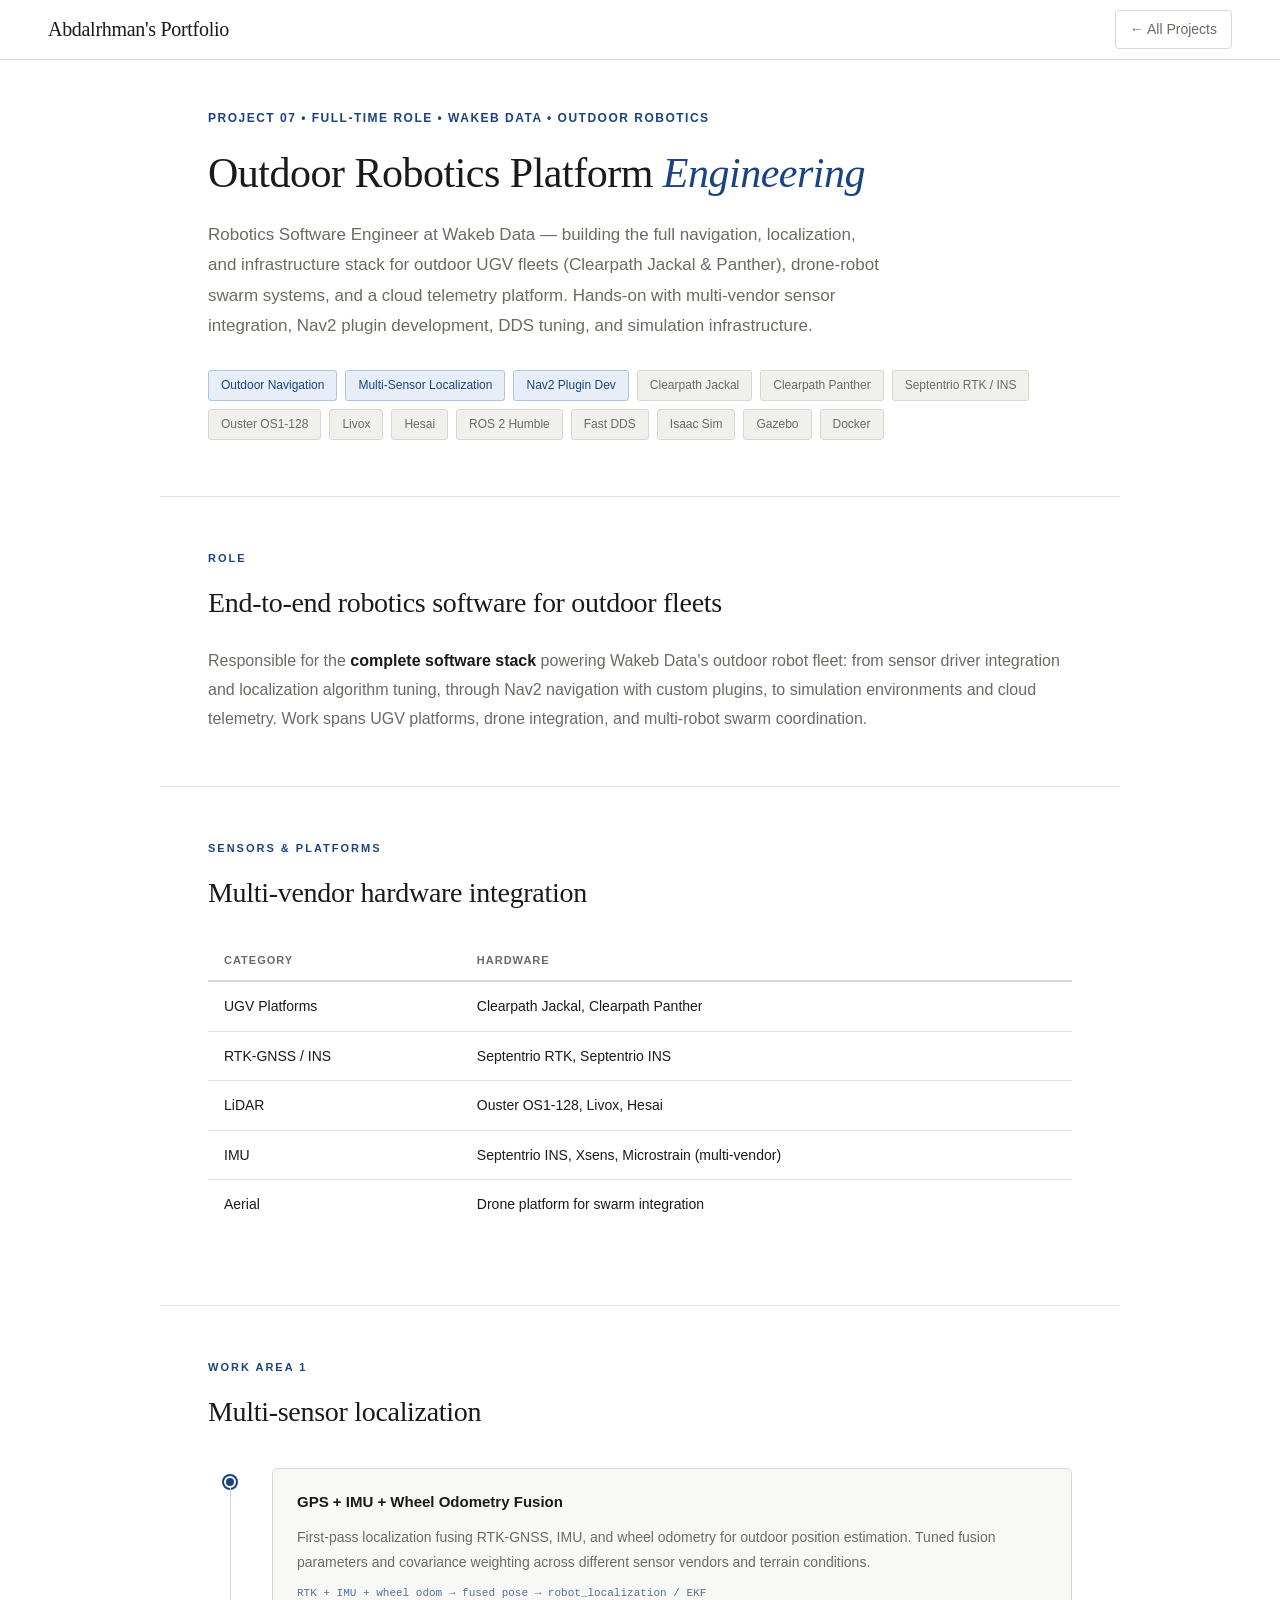
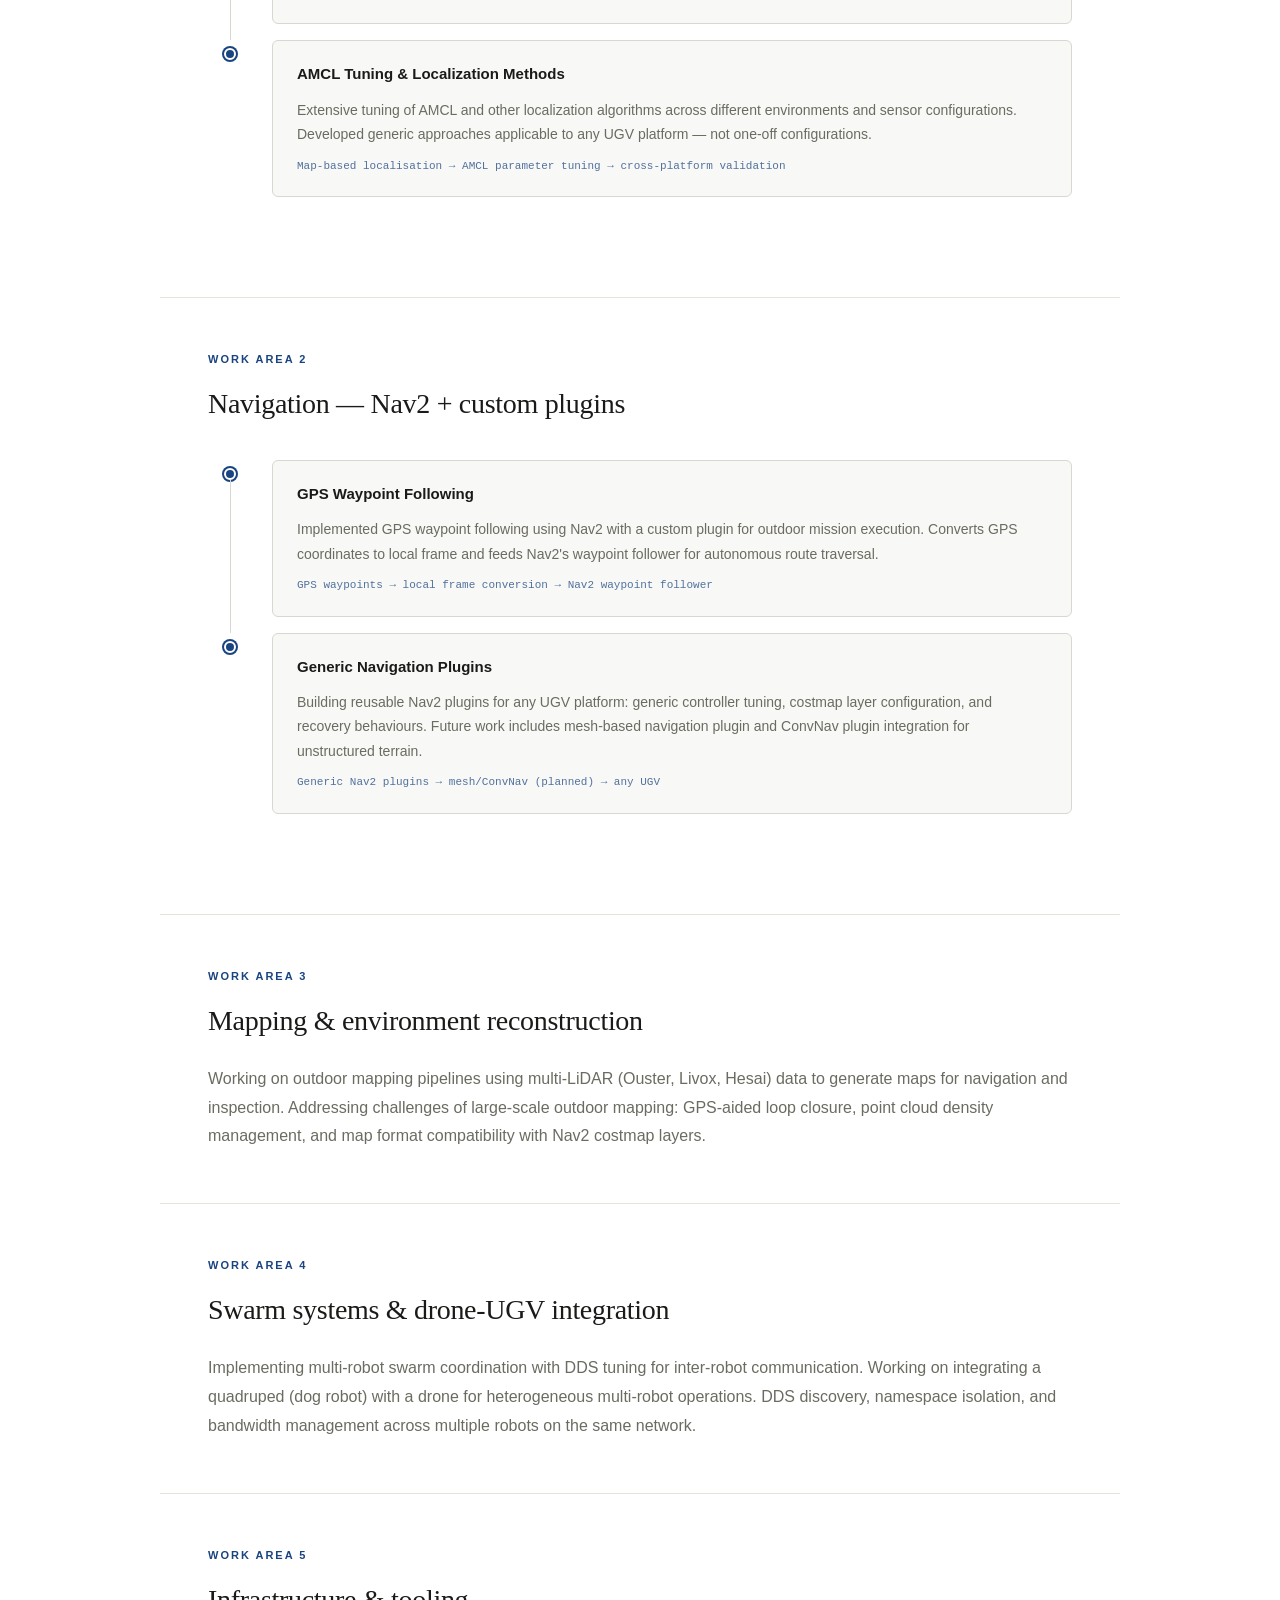
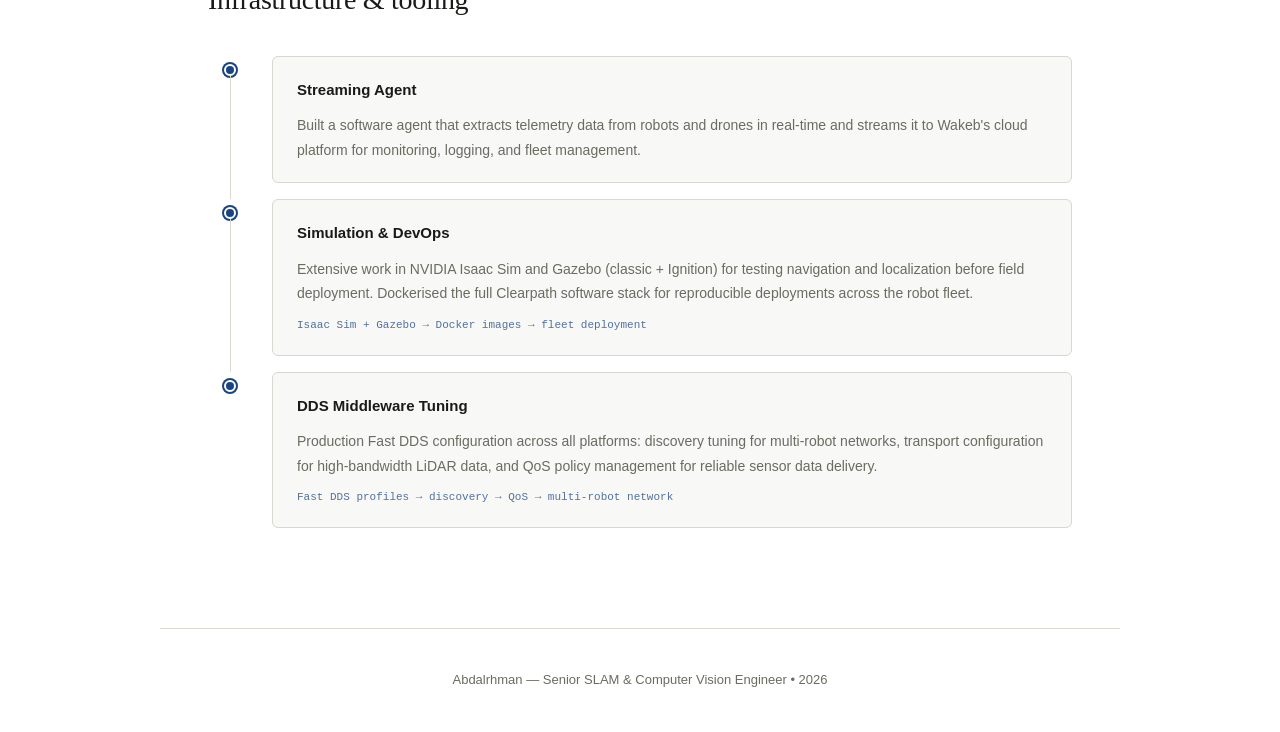
<file: project7.html>
<!DOCTYPE html>
<html lang="en">
<head>
<meta charset="UTF-8">
<meta name="viewport" content="width=device-width, initial-scale=1.0">
<title>Project 7 — Outdoor Robotics Platform Engineering (Wakeb Data)</title>

<link rel="stylesheet" href="style.css">
</head>
<body>

<nav>
  <a href="index.html" class="logo">Abdalrhman's Portfolio</a>
  <a href="index.html" class="back">← All Projects</a>
</nav>

<div class="hero">
  <div class="hero-label">Project 07 &bull; Full-Time Role &bull; Wakeb Data &bull; Outdoor Robotics</div>
  <h1>Outdoor Robotics Platform <em>Engineering</em></h1>
  <p class="hero-sub">
    Robotics Software Engineer at Wakeb Data — building the full navigation, localization,
    and infrastructure stack for outdoor UGV fleets (Clearpath Jackal & Panther), drone-robot
    swarm systems, and a cloud telemetry platform. Hands-on with multi-vendor sensor integration,
    Nav2 plugin development, DDS tuning, and simulation infrastructure.
  </p>
  <div class="tags">
    <span class="tag highlight">Outdoor Navigation</span>
    <span class="tag highlight">Multi-Sensor Localization</span>
    <span class="tag highlight">Nav2 Plugin Dev</span>
    <span class="tag">Clearpath Jackal</span>
    <span class="tag">Clearpath Panther</span>
    <span class="tag">Septentrio RTK / INS</span>
    <span class="tag">Ouster OS1-128</span>
    <span class="tag">Livox</span>
    <span class="tag">Hesai</span>
    <span class="tag">ROS 2 Humble</span>
    <span class="tag">Fast DDS</span>
    <span class="tag">Isaac Sim</span>
    <span class="tag">Gazebo</span>
    <span class="tag">Docker</span>
  </div>
</div>

<section>
  <div class="section-label">Role</div>
  <h2>End-to-end robotics software for outdoor fleets</h2>
  <p>
    Responsible for the <strong>complete software stack</strong> powering Wakeb Data's outdoor robot
    fleet: from sensor driver integration and localization algorithm tuning, through Nav2
    navigation with custom plugins, to simulation environments and cloud telemetry. Work spans
    UGV platforms, drone integration, and multi-robot swarm coordination.
  </p>
</section>

<!-- Sensor Integration -->
<section>
  <div class="section-label">Sensors & Platforms</div>
  <h2>Multi-vendor hardware integration</h2>
  <table class="data-table">
    <thead><tr><th>Category</th><th>Hardware</th></tr></thead>
    <tbody>
      <tr><td>UGV Platforms</td><td>Clearpath Jackal, Clearpath Panther</td></tr>
      <tr><td>RTK-GNSS / INS</td><td>Septentrio RTK, Septentrio INS</td></tr>
      <tr><td>LiDAR</td><td>Ouster OS1-128, Livox, Hesai</td></tr>
      <tr><td>IMU</td><td>Septentrio INS, Xsens, Microstrain (multi-vendor)</td></tr>
      <tr><td>Aerial</td><td>Drone platform for swarm integration</td></tr>
    </tbody>
  </table>
</section>

<!-- Localization -->
<section>
  <div class="section-label">Work Area 1</div>
  <h2>Multi-sensor localization</h2>
  <div class="pipeline">
    <div class="pipeline-stage">
      <div class="line-col"><div class="dot"></div><div class="connector"></div></div>
      <div class="stage-content">
        <div class="stage-header">
          <span class="stage-title">GPS + IMU + Wheel Odometry Fusion</span>
        </div>
        <div class="stage-desc">
          First-pass localization fusing RTK-GNSS, IMU, and wheel odometry for outdoor
          position estimation. Tuned fusion parameters and covariance weighting across
          different sensor vendors and terrain conditions.
        </div>
        <div class="stage-algo">RTK + IMU + wheel odom → fused pose → robot_localization / EKF</div>
      </div>
    </div>
    <div class="pipeline-stage">
      <div class="line-col"><div class="dot"></div><div class="connector"></div></div>
      <div class="stage-content">
        <div class="stage-header">
          <span class="stage-title">AMCL Tuning & Localization Methods</span>
        </div>
        <div class="stage-desc">
          Extensive tuning of AMCL and other localization algorithms across different
          environments and sensor configurations. Developed generic approaches applicable
          to any UGV platform — not one-off configurations.
        </div>
        <div class="stage-algo">Map-based localisation → AMCL parameter tuning → cross-platform validation</div>
      </div>
    </div>
  </div>
</section>

<!-- Navigation -->
<section>
  <div class="section-label">Work Area 2</div>
  <h2>Navigation — Nav2 + custom plugins</h2>
  <div class="pipeline">
    <div class="pipeline-stage">
      <div class="line-col"><div class="dot"></div><div class="connector"></div></div>
      <div class="stage-content">
        <div class="stage-header">
          <span class="stage-title">GPS Waypoint Following</span>
        </div>
        <div class="stage-desc">
          Implemented GPS waypoint following using Nav2 with a custom plugin for outdoor
          mission execution. Converts GPS coordinates to local frame and feeds Nav2's
          waypoint follower for autonomous route traversal.
        </div>
        <div class="stage-algo">GPS waypoints → local frame conversion → Nav2 waypoint follower</div>
      </div>
    </div>
    <div class="pipeline-stage">
      <div class="line-col"><div class="dot"></div><div class="connector"></div></div>
      <div class="stage-content">
        <div class="stage-header">
          <span class="stage-title">Generic Navigation Plugins</span>
        </div>
        <div class="stage-desc">
          Building reusable Nav2 plugins for any UGV platform: generic controller tuning,
          costmap layer configuration, and recovery behaviours. Future work includes
          mesh-based navigation plugin and ConvNav plugin integration for unstructured terrain.
        </div>
        <div class="stage-algo">Generic Nav2 plugins → mesh/ConvNav (planned) → any UGV</div>
      </div>
    </div>
  </div>
</section>

<!-- Mapping -->
<section>
  <div class="section-label">Work Area 3</div>
  <h2>Mapping & environment reconstruction</h2>
  <p>
    Working on outdoor mapping pipelines using multi-LiDAR (Ouster, Livox, Hesai) data to
    generate maps for navigation and inspection. Addressing challenges of large-scale outdoor
    mapping: GPS-aided loop closure, point cloud density management, and map format
    compatibility with Nav2 costmap layers.
  </p>
</section>

<!-- Swarm & Drone -->
<section>
  <div class="section-label">Work Area 4</div>
  <h2>Swarm systems & drone-UGV integration</h2>
  <p>
    Implementing multi-robot swarm coordination with DDS tuning for inter-robot communication.
    Working on integrating a quadruped (dog robot) with a drone for heterogeneous multi-robot
    operations. DDS discovery, namespace isolation, and bandwidth management across
    multiple robots on the same network.
  </p>
</section>

<!-- Infrastructure -->
<section>
  <div class="section-label">Work Area 5</div>
  <h2>Infrastructure & tooling</h2>
  <div class="pipeline">
    <div class="pipeline-stage">
      <div class="line-col"><div class="dot"></div><div class="connector"></div></div>
      <div class="stage-content">
        <div class="stage-header">
          <span class="stage-title">Streaming Agent</span>
        </div>
        <div class="stage-desc">
          Built a software agent that extracts telemetry data from robots and drones in
          real-time and streams it to Wakeb's cloud platform for monitoring, logging, and
          fleet management.
        </div>
      </div>
    </div>
    <div class="pipeline-stage">
      <div class="line-col"><div class="dot"></div><div class="connector"></div></div>
      <div class="stage-content">
        <div class="stage-header">
          <span class="stage-title">Simulation & DevOps</span>
        </div>
        <div class="stage-desc">
          Extensive work in NVIDIA Isaac Sim and Gazebo (classic + Ignition) for testing
          navigation and localization before field deployment. Dockerised the full Clearpath
          software stack for reproducible deployments across the robot fleet.
        </div>
        <div class="stage-algo">Isaac Sim + Gazebo → Docker images → fleet deployment</div>
      </div>
    </div>
    <div class="pipeline-stage">
      <div class="line-col"><div class="dot"></div><div class="connector"></div></div>
      <div class="stage-content">
        <div class="stage-header">
          <span class="stage-title">DDS Middleware Tuning</span>
        </div>
        <div class="stage-desc">
          Production Fast DDS configuration across all platforms: discovery tuning for
          multi-robot networks, transport configuration for high-bandwidth LiDAR data,
          and QoS policy management for reliable sensor data delivery.
        </div>
        <div class="stage-algo">Fast DDS profiles → discovery → QoS → multi-robot network</div>
      </div>
    </div>
  </div>
</section>


<footer>Abdalrhman — Senior SLAM & Computer Vision Engineer &bull; 2026</footer>
</body>
</html>
</file>
<file: style.css>
/* =========================================================
   PORTFOLIO — Classic Professional Style
   ========================================================= */

:root {
  --bg:          #ffffff;
  --surface:     #f8f8f6;
  --surface2:    #f0f0ec;
  --border:      #d8d8d0;
  --text:        #1a1a18;
  --text-muted:  #6b6b62;
  --accent:      #1a4480;
  --accent-lt:   #e8eef7;
  --accent-mid:  #3a6bc4;
  --divider:     #e4e4dc;

  --font-body:    'Georgia', 'Times New Roman', serif;
  --font-ui:      -apple-system, BlinkMacSystemFont, 'Segoe UI', Helvetica, Arial, sans-serif;
  --font-mono:    'SFMono-Regular', 'Consolas', 'Liberation Mono', monospace;
}

/* --- RESET --- */
*, *::before, *::after { margin: 0; padding: 0; box-sizing: border-box; }

html { scroll-behavior: smooth; }

body {
  background: var(--bg);
  color: var(--text);
  font-family: var(--font-ui);
  font-size: 16px;
  line-height: 1.75;
  -webkit-font-smoothing: antialiased;
}

code {
  font-family: var(--font-mono);
  background: var(--surface2);
  border: 1px solid var(--border);
  padding: 1px 7px;
  border-radius: 3px;
  font-size: 13px;
  color: var(--accent);
}

/* =========================================================
   NAVIGATION
   ========================================================= */
nav {
  position: fixed;
  top: 0; left: 0; right: 0;
  z-index: 100;
  background: rgba(255, 255, 255, 0.95);
  backdrop-filter: blur(8px);
  border-bottom: 1px solid var(--border);
  padding: 0 48px;
  height: 60px;
  display: flex;
  align-items: center;
  justify-content: space-between;
}

nav .logo {
  font-family: var(--font-body);
  font-size: 20px;
  font-weight: normal;
  color: var(--text);
  text-decoration: none;
  letter-spacing: -0.3px;
}

nav .logo span {
  color: var(--accent);
}

nav .back {
  font-family: var(--font-ui);
  font-size: 14px;
  color: var(--text-muted);
  text-decoration: none;
  font-weight: 500;
  transition: color 0.18s;
  display: flex;
  align-items: center;
  gap: 6px;
  border: 1px solid var(--border);
  padding: 6px 14px;
  border-radius: 4px;
}

nav .back:hover {
  color: var(--accent);
  border-color: var(--accent);
}

/* =========================================================
   HERO (project pages)
   ========================================================= */
.hero {
  padding: 108px 48px 56px;
  max-width: 960px;
  margin: 0 auto;
  border-bottom: 1px solid var(--divider);
}

.hero-label {
  font-family: var(--font-ui);
  font-size: 12px;
  font-weight: 600;
  color: var(--accent);
  letter-spacing: 1.5px;
  text-transform: uppercase;
  margin-bottom: 18px;
}

.hero h1 {
  font-family: var(--font-body);
  font-size: 42px;
  font-weight: normal;
  line-height: 1.25;
  margin-bottom: 20px;
  color: var(--text);
  letter-spacing: -0.5px;
}

.hero h1 em {
  font-style: italic;
  color: var(--accent);
}

.hero-sub {
  font-size: 17px;
  color: var(--text-muted);
  max-width: 680px;
  line-height: 1.8;
}

/* =========================================================
   TAGS
   ========================================================= */
.tags {
  display: flex;
  flex-wrap: wrap;
  gap: 8px;
  margin: 28px 0 0;
}

.tag {
  background: var(--surface2);
  border: 1px solid var(--border);
  padding: 4px 12px;
  border-radius: 3px;
  font-family: var(--font-ui);
  font-size: 12px;
  font-weight: 500;
  color: var(--text-muted);
}

.tag.highlight {
  background: var(--accent-lt);
  border-color: #b0c4e0;
  color: var(--accent);
}

/* =========================================================
   SECTIONS
   ========================================================= */
section {
  max-width: 960px;
  margin: 0 auto;
  padding: 52px 48px;
}

section + section {
  border-top: 1px solid var(--divider);
}

.section-label {
  font-family: var(--font-ui);
  font-size: 11px;
  font-weight: 700;
  color: var(--accent);
  letter-spacing: 2px;
  text-transform: uppercase;
  margin-bottom: 10px;
}

section h2 {
  font-family: var(--font-body);
  font-size: 28px;
  font-weight: normal;
  margin-bottom: 20px;
  color: var(--text);
  letter-spacing: -0.3px;
}

section p {
  color: var(--text-muted);
  margin-bottom: 16px;
  line-height: 1.8;
}

section p strong {
  color: var(--text);
  font-weight: 600;
}

section p:last-child { margin-bottom: 0; }

/* =========================================================
   PIPELINE FLOW
   ========================================================= */
.pipeline {
  display: flex;
  flex-direction: column;
  gap: 0;
  margin: 32px 0;
}

.pipeline-stage {
  display: grid;
  grid-template-columns: 44px 1fr;
  gap: 0 20px;
  position: relative;
}

.pipeline-stage .line-col {
  display: flex;
  flex-direction: column;
  align-items: center;
}

.pipeline-stage .dot {
  width: 12px;
  height: 12px;
  border-radius: 50%;
  background: var(--accent);
  border: 2px solid var(--bg);
  box-shadow: 0 0 0 2px var(--accent);
  flex-shrink: 0;
  margin-top: 8px;
}

.pipeline-stage .connector {
  width: 1px;
  flex: 1;
  background: var(--border);
  min-height: 20px;
}

.pipeline-stage:last-child .connector { display: none; }

.pipeline-stage .stage-content {
  background: var(--surface);
  border: 1px solid var(--border);
  border-radius: 6px;
  padding: 20px 24px;
  margin-bottom: 16px;
  transition: border-color 0.2s, box-shadow 0.2s;
}

.pipeline-stage .stage-content:hover {
  border-color: var(--accent);
  box-shadow: 0 2px 12px rgba(26, 68, 128, 0.08);
}

.stage-header {
  display: flex;
  align-items: center;
  justify-content: space-between;
  margin-bottom: 10px;
}

.stage-title {
  font-weight: 700;
  font-size: 15px;
  color: var(--text);
}

.stage-script {
  font-family: var(--font-mono);
  font-size: 11px;
  color: var(--accent);
  background: var(--accent-lt);
  border: 1px solid #b0c4e0;
  padding: 2px 9px;
  border-radius: 3px;
}

.stage-desc {
  font-size: 14px;
  color: var(--text-muted);
  line-height: 1.75;
}

.stage-algo {
  margin-top: 10px;
  font-family: var(--font-mono);
  font-size: 11px;
  color: var(--accent);
  opacity: 0.75;
}

/* =========================================================
   IMAGE GRID
   ========================================================= */
.img-grid {
  display: grid;
  grid-template-columns: 1fr 1fr;
  gap: 16px;
  margin: 28px 0;
}

.img-grid.single { grid-template-columns: 1fr; }

.img-slot {
  background: var(--surface);
  border: 1px solid var(--border);
  border-radius: 6px;
  overflow: hidden;
  aspect-ratio: 16/10;
  display: flex;
  align-items: center;
  justify-content: center;
}

.img-slot img {
  width: 100%;
  height: 100%;
  object-fit: cover;
  border-radius: 6px;
}

.img-slot .placeholder {
  font-family: var(--font-mono);
  font-size: 12px;
  color: var(--text-muted);
  text-align: center;
  padding: 20px;
}

.img-caption {
  font-size: 12px;
  color: var(--text-muted);
  text-align: center;
  margin-top: 8px;
  font-style: italic;
}

/* =========================================================
   METRICS
   ========================================================= */
.metrics {
  display: grid;
  grid-template-columns: repeat(4, 1fr);
  gap: 16px;
  margin: 28px 0;
}

.metric-card {
  background: var(--surface);
  border: 1px solid var(--border);
  border-radius: 6px;
  padding: 20px;
  text-align: center;
}

.metric-val {
  font-family: var(--font-body);
  font-size: 28px;
  color: var(--accent);
  margin-bottom: 6px;
  letter-spacing: -0.5px;
}

.metric-label {
  font-size: 12px;
  color: var(--text-muted);
  font-weight: 500;
}

/* =========================================================
   DATA TABLE
   ========================================================= */
.data-table {
  width: 100%;
  border-collapse: collapse;
  margin: 24px 0;
  font-size: 14px;
}

.data-table th {
  text-align: left;
  font-family: var(--font-ui);
  font-weight: 600;
  font-size: 11px;
  text-transform: uppercase;
  letter-spacing: 1px;
  color: var(--text-muted);
  padding: 10px 16px;
  border-bottom: 2px solid var(--border);
}

.data-table td {
  padding: 12px 16px;
  border-bottom: 1px solid var(--divider);
  color: var(--text);
  vertical-align: top;
}

.data-table tr:last-child td { border-bottom: none; }

.data-table tr:hover td {
  background: var(--surface);
}

/* =========================================================
   CALLOUT
   ========================================================= */
.callout {
  background: var(--accent-lt);
  border-left: 3px solid var(--accent);
  border-radius: 0 6px 6px 0;
  padding: 20px 24px;
  margin: 28px 0;
}

.callout-title {
  font-weight: 700;
  font-size: 13px;
  color: var(--accent);
  margin-bottom: 8px;
  text-transform: uppercase;
  letter-spacing: 0.5px;
}

.callout p {
  color: var(--text);
  font-size: 14px;
  margin: 0;
  line-height: 1.7;
}

/* =========================================================
   FOOTER
   ========================================================= */
footer {
  max-width: 960px;
  margin: 0 auto;
  padding: 40px 48px;
  border-top: 1px solid var(--border);
  text-align: center;
  color: var(--text-muted);
  font-size: 13px;
}

/* =========================================================
   VIDEO EMBED
   ========================================================= */
.video-wrap {
  position: relative;
  width: 100%;
  aspect-ratio: 16/9;
  background: var(--surface);
  border: 1px solid var(--border);
  border-radius: 6px;
  overflow: hidden;
  margin: 28px 0 8px;
}

.video-wrap iframe,
.video-wrap video {
  width: 100%;
  height: 100%;
  border: none;
  display: block;
}

.video-placeholder {
  position: absolute;
  inset: 0;
  display: flex;
  flex-direction: column;
  align-items: center;
  justify-content: center;
  gap: 10px;
  color: var(--text-muted);
  font-size: 14px;
  font-family: var(--font-ui);
}

.video-placeholder .play-icon {
  width: 52px;
  height: 52px;
  border-radius: 50%;
  border: 2px solid var(--border);
  display: flex;
  align-items: center;
  justify-content: center;
  font-size: 20px;
  color: var(--text-muted);
}

.video-caption {
  font-size: 12px;
  color: var(--text-muted);
  text-align: center;
  margin-bottom: 0;
  font-style: italic;
}

/* ── EXTERNAL LINK CARD ── */
.ext-link-card {
  display: flex;
  align-items: center;
  gap: 16px;
  background: var(--surface);
  border: 1px solid var(--border);
  border-radius: 6px;
  padding: 20px 24px;
  margin: 28px 0 8px;
  text-decoration: none;
  color: inherit;
  transition: border-color 0.18s, box-shadow 0.18s;
}

.ext-link-card:hover {
  border-color: var(--accent);
  box-shadow: 0 2px 12px rgba(26, 68, 128, 0.08);
}

.ext-link-icon {
  font-size: 22px;
  flex-shrink: 0;
  color: var(--accent);
}

.ext-link-body {
  flex: 1;
}

.ext-link-label {
  font-size: 11px;
  font-weight: 700;
  letter-spacing: 1.5px;
  text-transform: uppercase;
  color: var(--text-muted);
  margin-bottom: 3px;
}

.ext-link-title {
  font-family: var(--font-body);
  font-size: 17px;
  color: var(--text);
}

.ext-link-url {
  font-size: 12px;
  color: var(--accent);
  margin-top: 2px;
  font-family: var(--font-mono);
}

.ext-link-arrow {
  font-size: 18px;
  color: var(--border);
  transition: color 0.15s, transform 0.15s;
}

.ext-link-card:hover .ext-link-arrow {
  color: var(--accent);
  transform: translateX(3px);
}

/* =========================================================
   RESPONSIVE
   ========================================================= */
@media (max-width: 700px) {
  nav { padding: 0 20px; }
  .hero { padding: 96px 24px 48px; }
  .hero h1 { font-size: 30px; }
  section { padding: 40px 24px; }
  .metrics { grid-template-columns: 1fr 1fr; }
  .img-grid { grid-template-columns: 1fr; }
  footer { padding: 32px 24px; }
}
</file>
